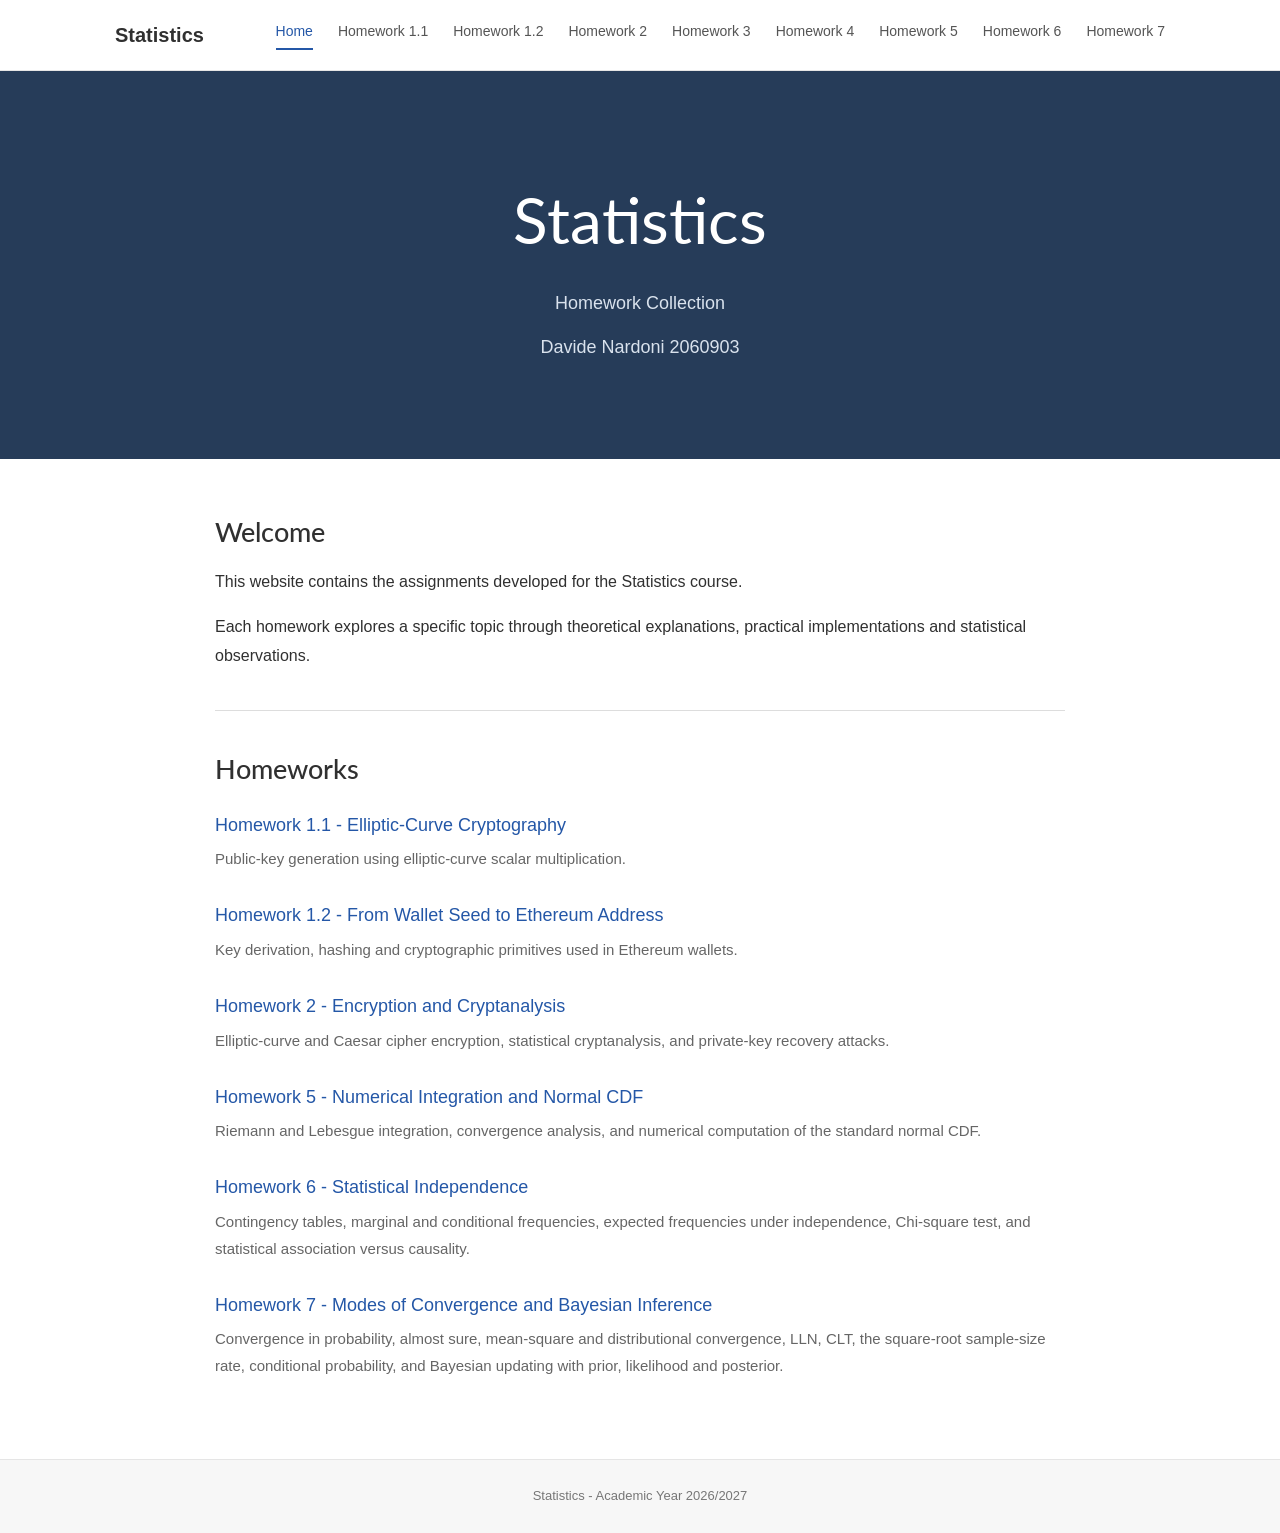
<file: index.html>
<!DOCTYPE html>

<html lang="en">
<head>
<meta charset="utf-8"/>
<meta content="width=device-width, initial-scale=1.0" name="viewport"/>
<title>Statistics - Home</title>

<link href="assets/style.css" rel="stylesheet"/></head>
<body class="page-index">
<header>
<nav>
<a class="logo" href="index.html">Statistics</a>
<div class="nav-links">
<a aria-current="page" class="active" href="index.html">Home</a>
<a href="homework-1.html">Homework 1.1</a>
<a href="homework-2.html">Homework 1.2</a>
<a href="homework-2true.html">Homework 2</a>
<a href="homework-3.html">Homework 3</a>
<a href="homework-4.html">Homework 4</a>
<a href="homework-5.html">Homework 5</a>
<a href="homework-6.html">Homework 6</a>
<a href="homework-7.html">Homework 7</a>
</div>
</nav>
</header>
<section class="hero">
<h1>Statistics</h1>
<p>Homework Collection</p>
<p>Davide Nardoni 2060903</p>
</section>
<main>
<section>
<h2>Welcome</h2>
<p>This website contains the assignments developed for the Statistics course.</p>
<p>Each homework explores a specific topic through theoretical explanations, practical implementations and statistical observations.</p>
</section>
<hr/>
<section>
<h2>Homeworks</h2>
<div class="homework-list">
<div class="homework">
<a href="homework-1.html">Homework 1.1 - Elliptic-Curve Cryptography</a>
<p>Public-key generation using elliptic-curve scalar multiplication.</p>
</div>
<div class="homework">
<a href="homework-2.html">Homework 1.2 - From Wallet Seed to Ethereum Address</a>
<p>Key derivation, hashing and cryptographic primitives used in Ethereum wallets.</p>
</div>
<div class="homework">
<a href="homework-2true.html">Homework 2 - Encryption and Cryptanalysis</a>
<p>Elliptic-curve and Caesar cipher encryption, statistical cryptanalysis, and private-key recovery attacks.</p>
</div>
<div class="homework">
<a href="homework-5.html">Homework 5 - Numerical Integration and Normal CDF</a>
<p>Riemann and Lebesgue integration, convergence analysis, and numerical computation of the standard normal CDF.</p>
</div>
<div class="homework">
<a href="homework-6.html">Homework 6 - Statistical Independence</a>
<p>Contingency tables, marginal and conditional frequencies, expected frequencies under independence, Chi-square test, and statistical association versus causality.</p>
</div>
<div class="homework">
<a href="homework-7.html">Homework 7 - Modes of Convergence and Bayesian Inference</a>
<p>Convergence in probability, almost sure, mean-square and distributional convergence, LLN, CLT, the square-root sample-size rate, conditional probability, and Bayesian updating with prior, likelihood and posterior.</p>
</div>
</section>
</main>
<footer>Statistics - Academic Year 2026/2027</footer>
</body>
</html>
</file>
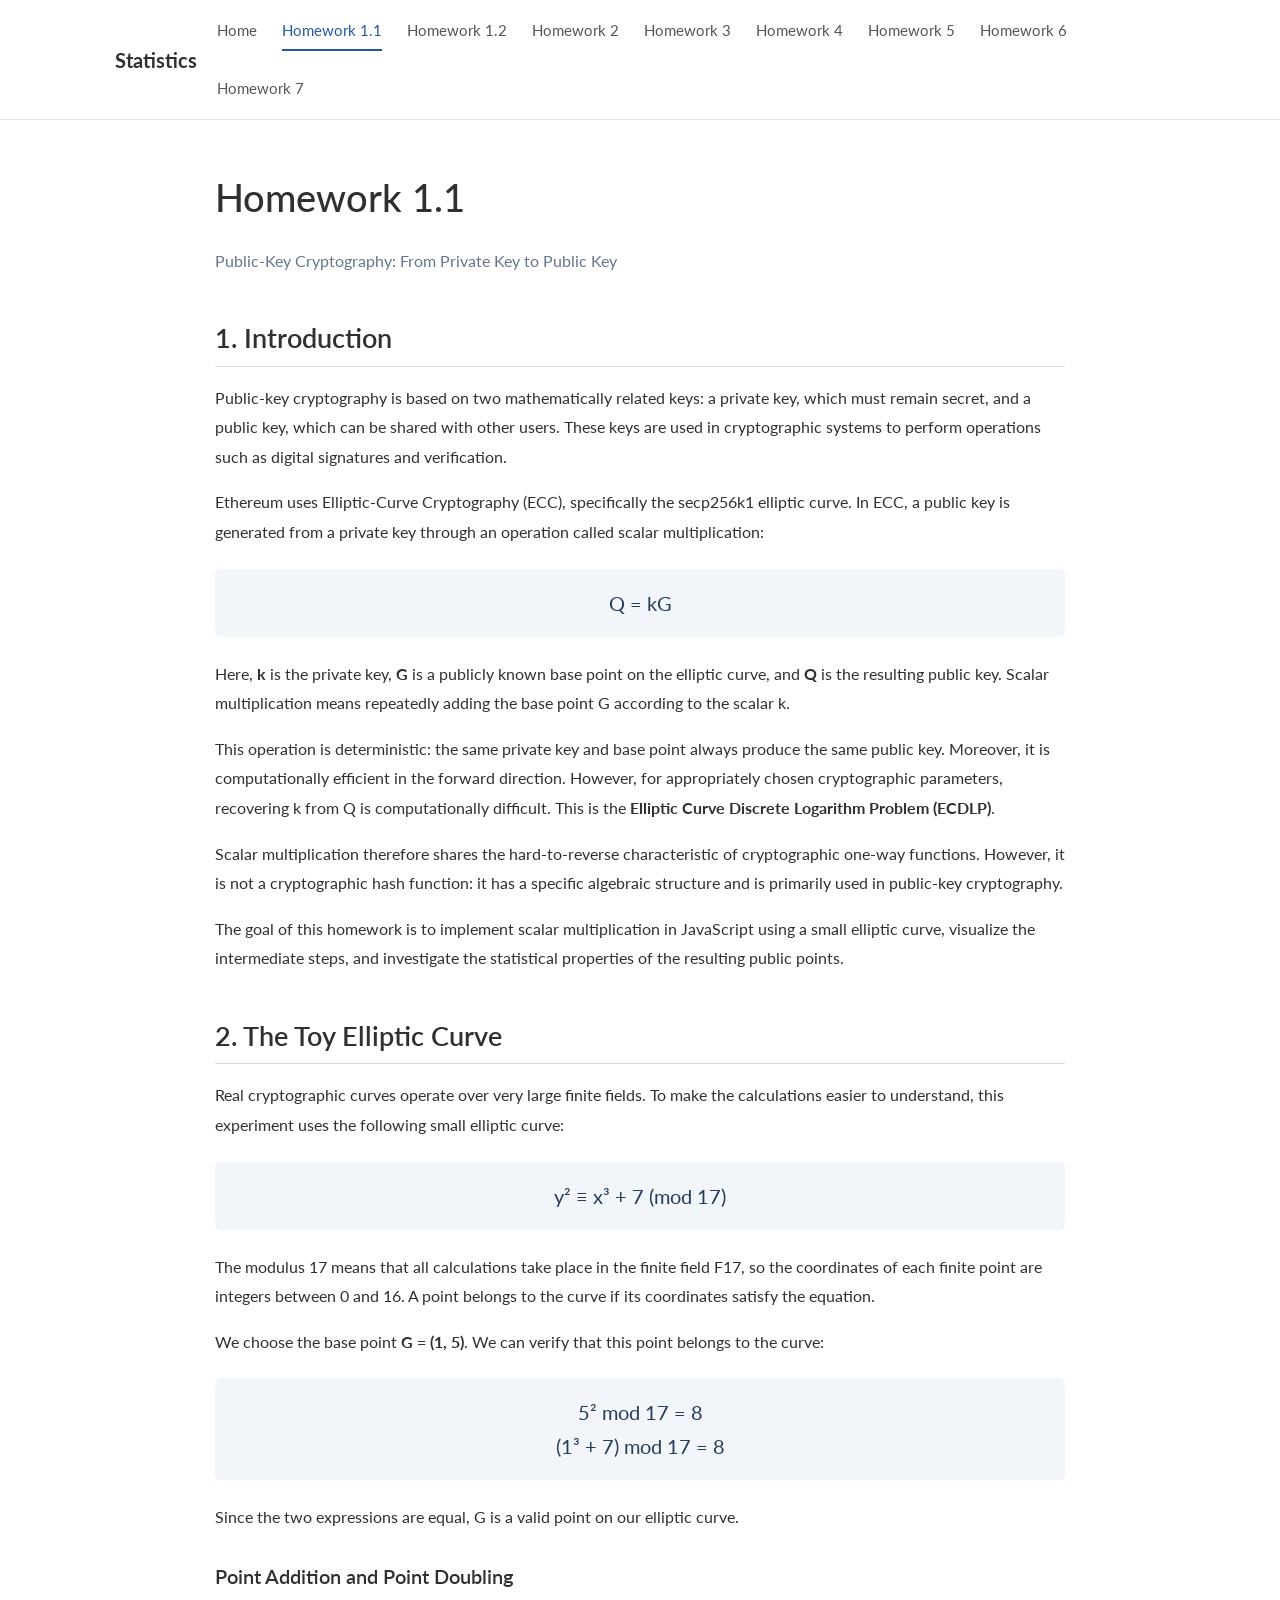
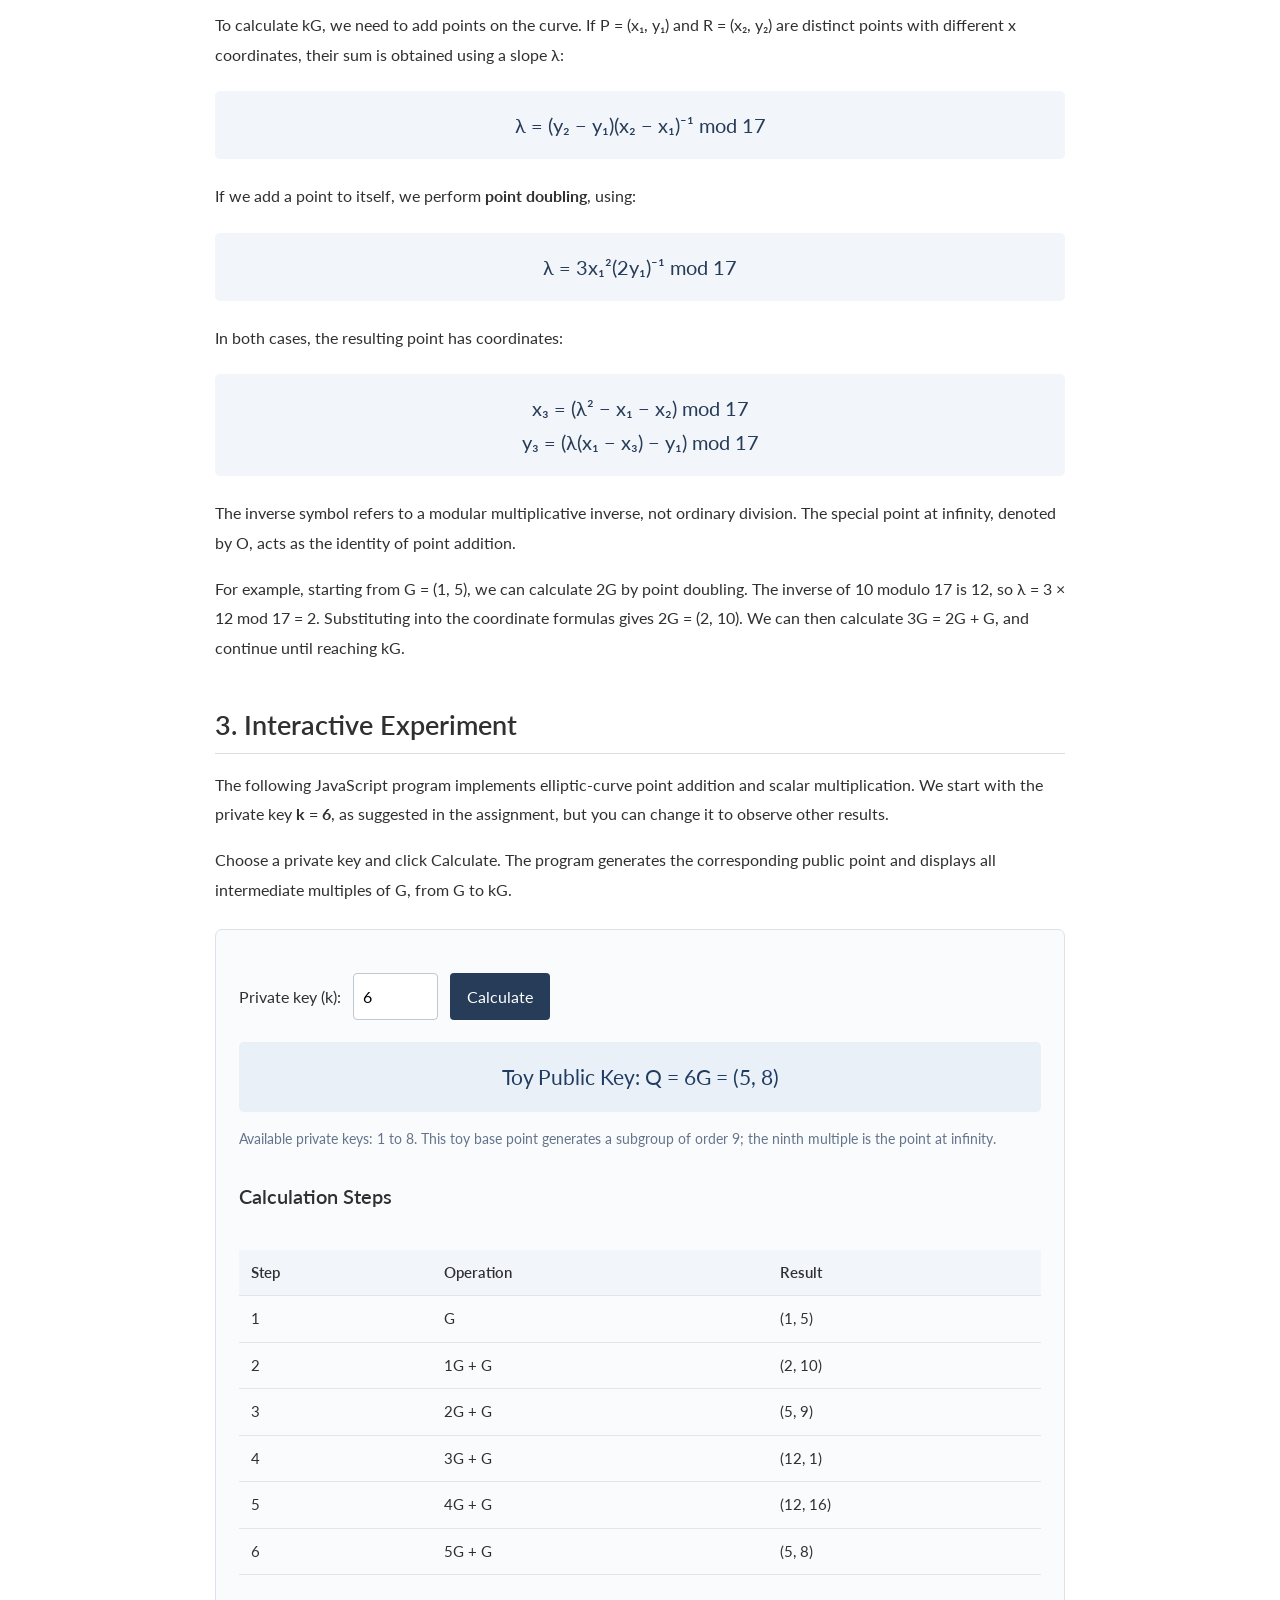
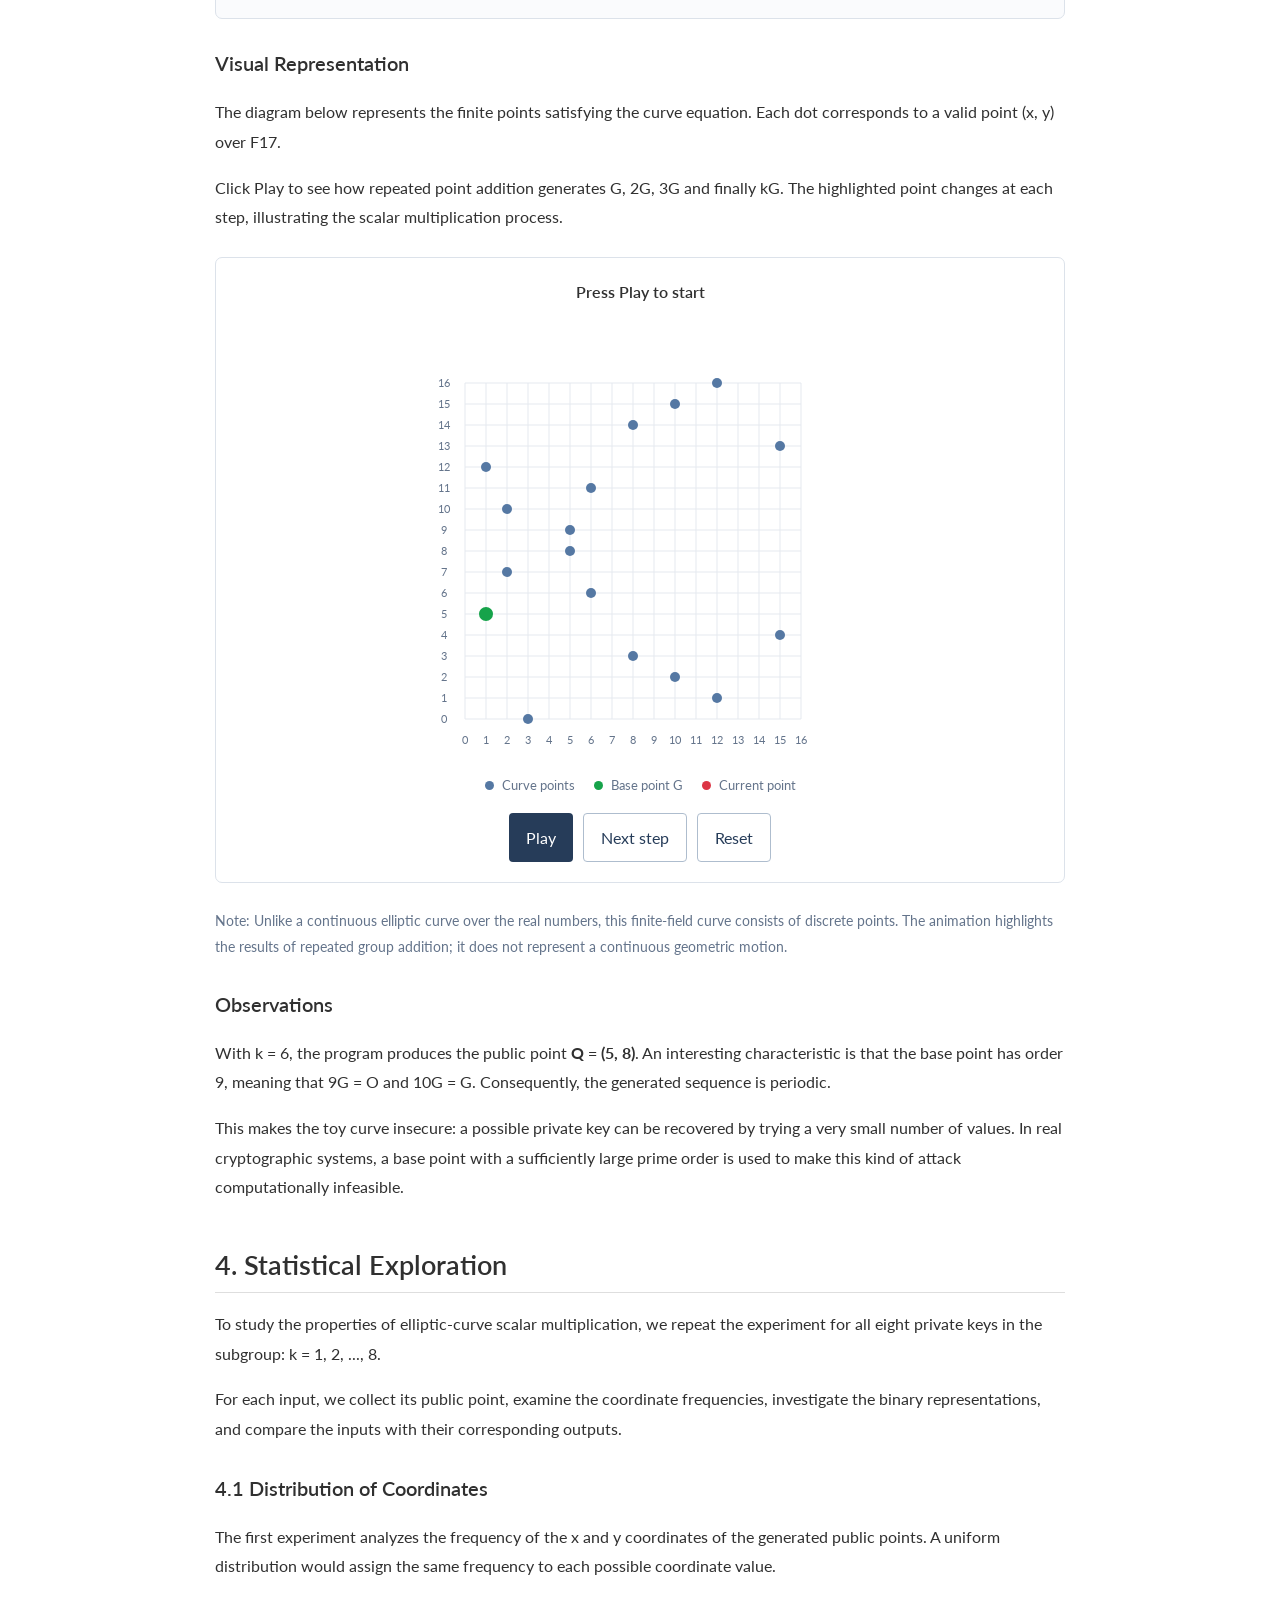
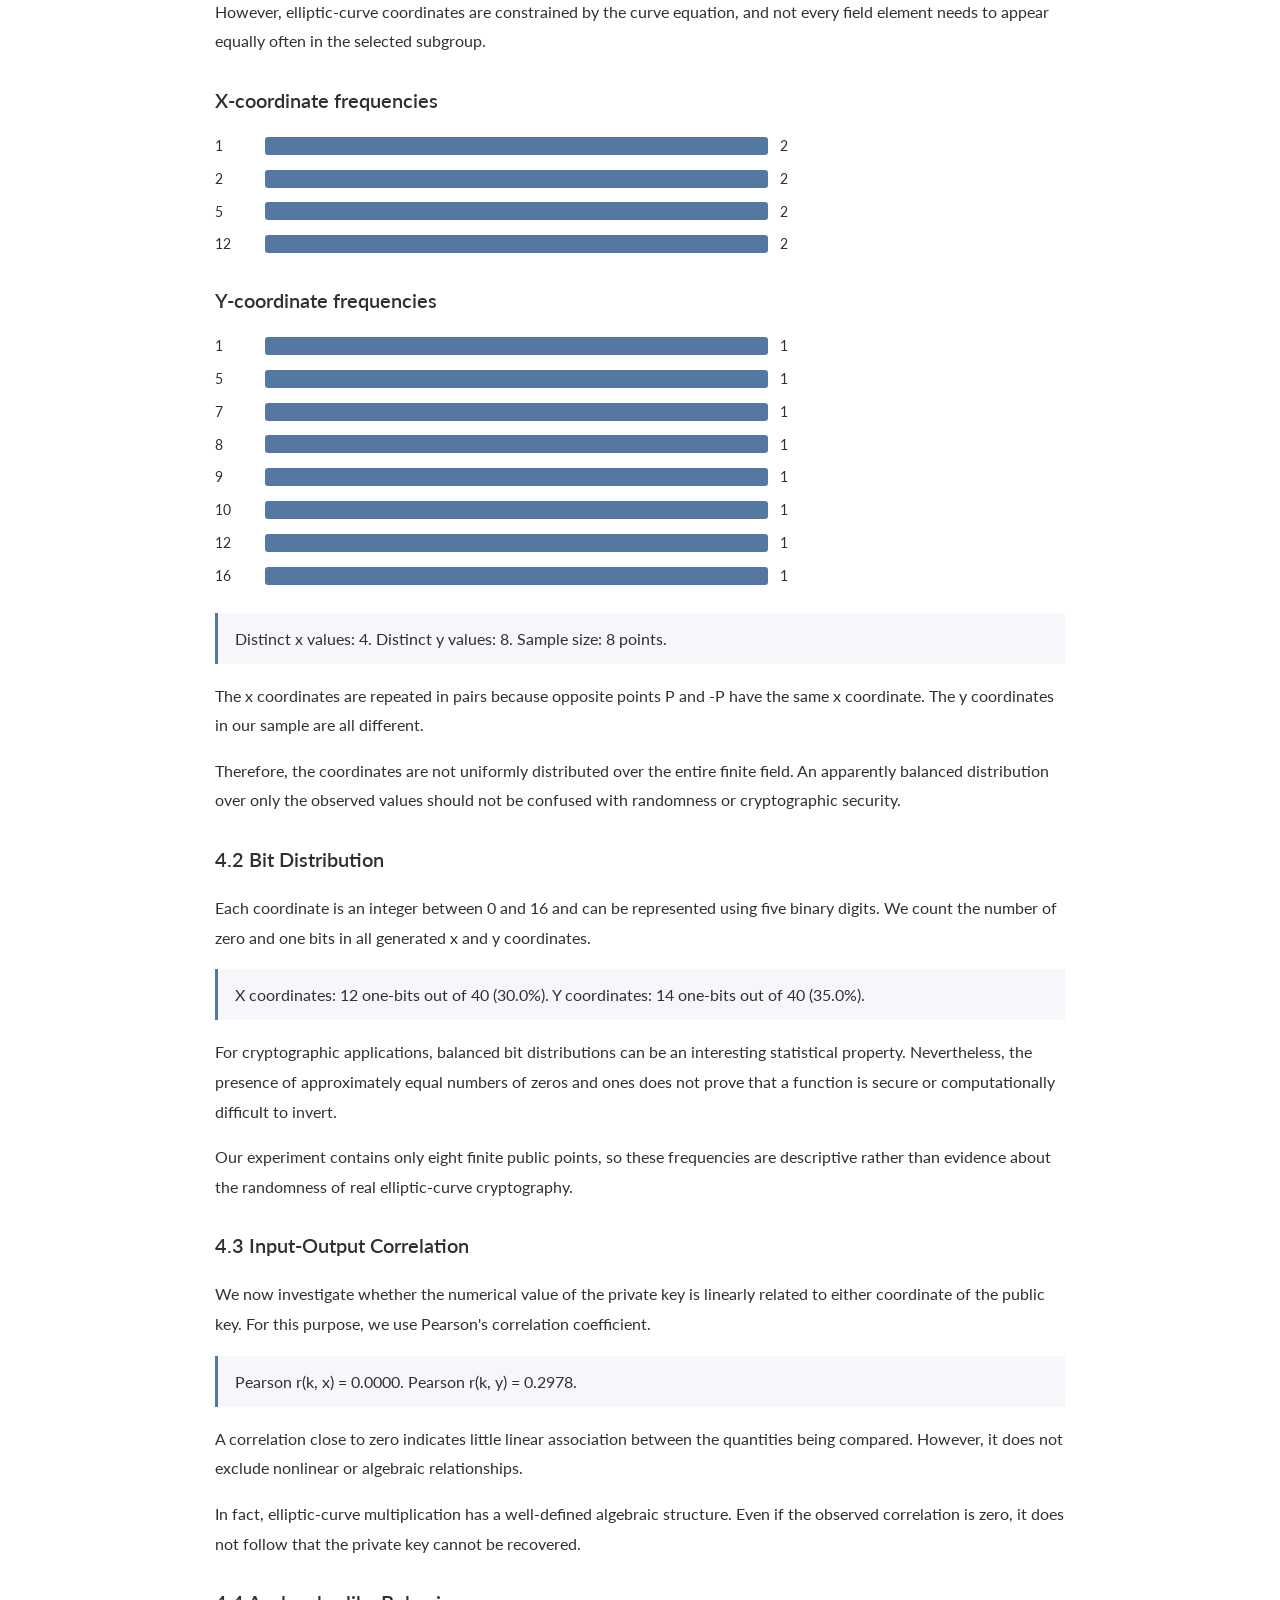
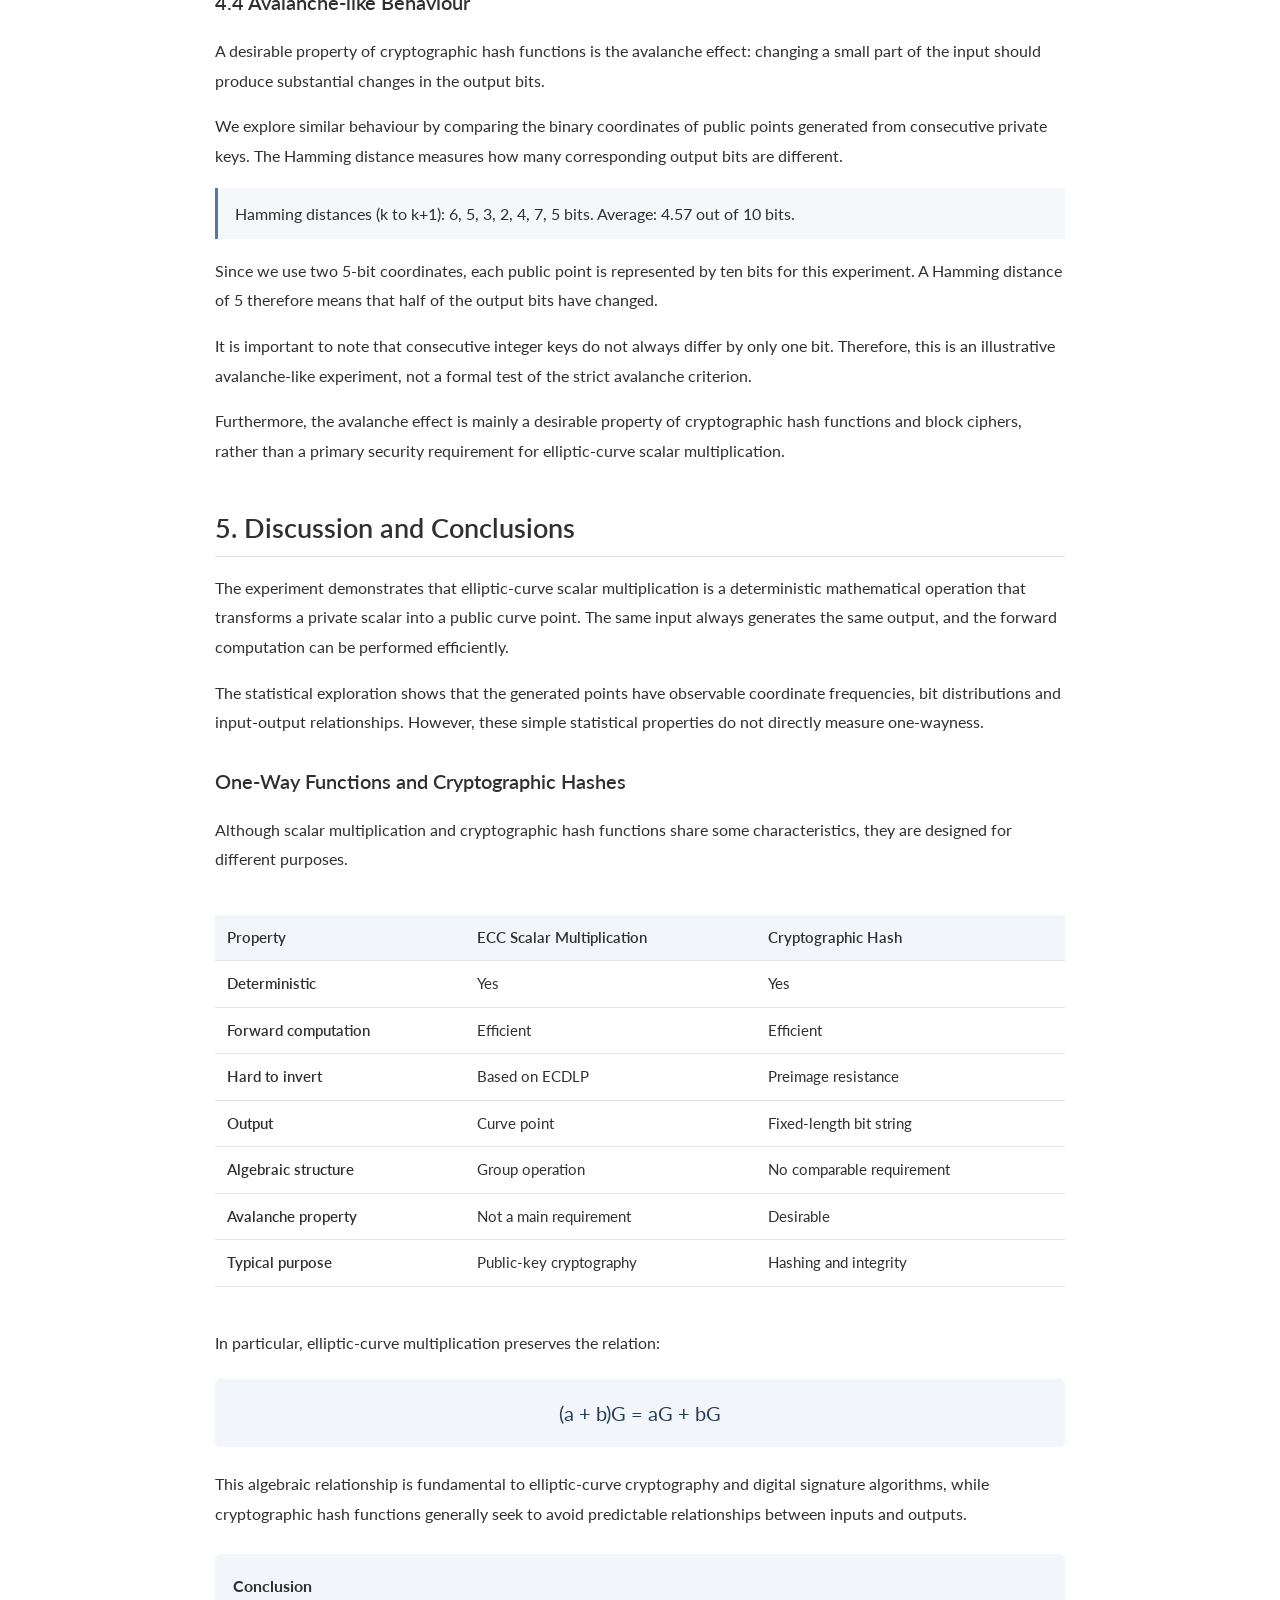
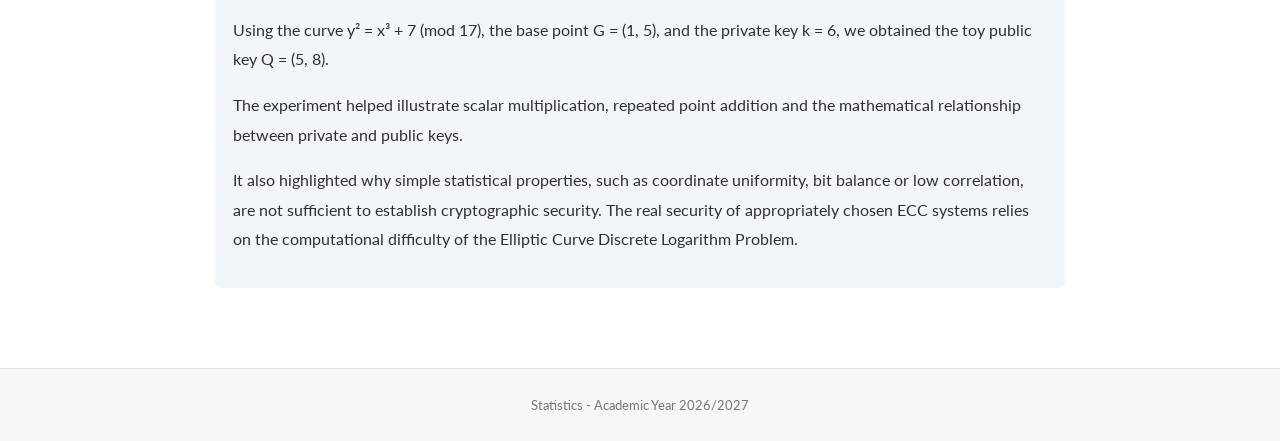
<file: homework-1.html>
<!DOCTYPE html>

<html lang="en">
<head>
<meta charset="utf-8"/>
<meta content="width=device-width, initial-scale=1.0" name="viewport"/>
<title>Homework 1 - Statistics</title>
<link href="assets/style.css" rel="stylesheet"/>

</head>
<body class="page-homework-1">
<header>
<nav>
<a class="logo" href="index.html">Statistics</a>
<div class="nav-links">
<a href="index.html">Home</a>
<a class="active" href="homework-1.html">Homework 1.1</a>
<a href="homework-2.html">Homework 1.2</a>
<a href="homework-2true.html">Homework 2</a>
<a href="homework-3.html">Homework 3</a>
<a href="homework-4.html">Homework 4</a>
<a href="homework-5.html">Homework 5</a>
<a href="homework-6.html">Homework 6</a>
<a href="homework-7.html">Homework 7</a>
</div>
</nav>
</header>
<main class="hw-main">
<h1>Homework 1.1</h1>
<p class="hw-subtitle">
  Public-Key Cryptography: From Private Key to Public Key
</p>
<!-- 1. INTRODUCTION -->
<h2>1. Introduction</h2>
<p>
Public-key cryptography is based on two mathematically
related keys: a private key, which must remain secret,
and a public key, which can be shared with other users.
These keys are used in cryptographic systems to perform
operations such as digital signatures and verification.
</p>
<p>
Ethereum uses Elliptic-Curve Cryptography (ECC),
specifically the secp256k1 elliptic curve.
In ECC, a public key is generated from a private key
through an operation called scalar multiplication:
</p>
<div class="hw-formula">Q = kG</div>
<p>
Here, <strong>k</strong> is the private key,
<strong>G</strong> is a publicly known base point
on the elliptic curve, and <strong>Q</strong> is
the resulting public key.
Scalar multiplication means repeatedly adding
the base point G according to the scalar k.
</p>
<p>
This operation is deterministic: the same private key
and base point always produce the same public key.
Moreover, it is computationally efficient in the
forward direction. However, for appropriately chosen
cryptographic parameters, recovering k from Q is
computationally difficult. This is the
<strong>Elliptic Curve Discrete Logarithm Problem
(ECDLP)</strong>.
</p>
<p>
Scalar multiplication therefore shares the
hard-to-reverse characteristic of cryptographic
one-way functions. However, it is not a
cryptographic hash function: it has a specific
algebraic structure and is primarily used in
public-key cryptography.
</p>
<p>
The goal of this homework is to implement scalar
multiplication in JavaScript using a small
elliptic curve, visualize the intermediate steps,
and investigate the statistical properties
of the resulting public points.
</p>
<!-- 2. MATHEMATICAL BACKGROUND -->
<h2>2. The Toy Elliptic Curve</h2>
<p>
Real cryptographic curves operate over very large
finite fields. To make the calculations easier to
understand, this experiment uses the following
small elliptic curve:
</p>
<div class="hw-formula">y² ≡ x³ + 7 (mod 17)</div>
<p>
The modulus 17 means that all calculations take
place in the finite field F17, so the coordinates
of each finite point are integers between 0 and 16.
A point belongs to the curve if its coordinates
satisfy the equation.
</p>
<p>
We choose the base point <strong>G = (1, 5)</strong>.
We can verify that this point belongs to the curve:
</p>
<div class="hw-formula">
  5² mod 17 = 8
  <br/>
  (1³ + 7) mod 17 = 8
</div>
<p>
Since the two expressions are equal, G is a valid
point on our elliptic curve.
</p>
<h3>Point Addition and Point Doubling</h3>
<p>
To calculate kG, we need to add points on the curve.
If P = (x₁, y₁) and R = (x₂, y₂) are distinct
points with different x coordinates, their sum
is obtained using a slope λ:
</p>
<div class="hw-formula">
  λ = (y₂ − y₁)(x₂ − x₁)⁻¹ mod 17
</div>
<p>
If we add a point to itself, we perform
<strong>point doubling</strong>, using:
</p>
<div class="hw-formula">
  λ = 3x₁²(2y₁)⁻¹ mod 17
</div>
<p>
In both cases, the resulting point has coordinates:
</p>
<div class="hw-formula">
  x₃ = (λ² − x₁ − x₂) mod 17
  <br/>
  y₃ = (λ(x₁ − x₃) − y₁) mod 17
</div>
<p>
The inverse symbol refers to a modular
multiplicative inverse, not ordinary division.
The special point at infinity, denoted by O,
acts as the identity of point addition.
</p>
<p>
For example, starting from G = (1, 5),
we can calculate 2G by point doubling.
The inverse of 10 modulo 17 is 12,
so λ = 3 × 12 mod 17 = 2.
Substituting into the coordinate formulas gives
2G = (2, 10).
We can then calculate 3G = 2G + G,
and continue until reaching kG.
</p>
<!-- 3. EXPERIMENT -->
<h2>3. Interactive Experiment</h2>
<p>
The following JavaScript program implements
elliptic-curve point addition and scalar
multiplication. We start with the private key
<strong>k = 6</strong>, as suggested in the assignment,
but you can change it to observe other results.
</p>
<p>
Choose a private key and click Calculate.
The program generates the corresponding public
point and displays all intermediate multiples
of G, from G to kG.
</p>
<div class="hw-experiment">
<div class="hw-controls">
<label for="privateKey">Private key (k):</label>
<input id="privateKey" max="8" min="1" step="1" type="number" value="6"/>
<button class="hw-button" id="calculateButton">
      Calculate
    </button>
</div>
<div class="hw-result" id="publicKeyResult"></div>
<p class="hw-small">
    Available private keys: 1 to 8.
    This toy base point generates a subgroup of
    order 9; the ninth multiple is the point
    at infinity.
  </p>
<h3>Calculation Steps</h3>
<div class="hw-table-wrap">
<table class="hw-table">
<thead>
<tr>
<th>Step</th>
<th>Operation</th>
<th>Result</th>
</tr>
</thead>
<tbody id="stepsTable"></tbody>
</table>
</div>
</div>
<h3>Visual Representation</h3>
<p>
The diagram below represents the finite points
satisfying the curve equation. Each dot corresponds
to a valid point (x, y) over F17.
</p>
<p>
Click Play to see how repeated point addition
generates G, 2G, 3G and finally kG.
The highlighted point changes at each step,
illustrating the scalar multiplication process.
</p>
<div class="hw-animation">
<div class="hw-animation-info" id="animationInfo"></div>
<svg aria-label="Points of the elliptic curve over F17" id="curveSVG" role="img" viewbox="0 0 440 440">
</svg>
<div class="hw-legend">
<span>
<i class="hw-dot hw-legend-blue"></i>
      Curve points
    </span>
<span>
<i class="hw-dot hw-legend-green"></i>
      Base point G
    </span>
<span>
<i class="hw-dot hw-legend-red"></i>
      Current point
    </span>
</div>
<div class="hw-animation-controls">
<button class="hw-button" id="playButton">Play</button>
<button class="hw-button hw-secondary" id="nextButton">Next step</button>
<button class="hw-button hw-secondary" id="resetButton">Reset</button>
</div>
</div>
<p class="hw-small">
Note: Unlike a continuous elliptic curve over
the real numbers, this finite-field curve consists
of discrete points. The animation highlights
the results of repeated group addition; it does
not represent a continuous geometric motion.
</p>
<h3>Observations</h3>
<p>
With k = 6, the program produces the public point
<strong>Q = (5, 8)</strong>.
An interesting characteristic is that the base point
has order 9, meaning that 9G = O and 10G = G.
Consequently, the generated sequence is periodic.
</p>
<p>
This makes the toy curve insecure: a possible
private key can be recovered by trying a very
small number of values. In real cryptographic
systems, a base point with a sufficiently large
prime order is used to make this kind of attack
computationally infeasible.
</p>
<!-- 4. STATISTICAL EXPLORATION -->
<h2>4. Statistical Exploration</h2>
<p>
To study the properties of elliptic-curve scalar
multiplication, we repeat the experiment for
all eight private keys in the subgroup:
k = 1, 2, ..., 8.
</p>
<p>
For each input, we collect its public point,
examine the coordinate frequencies, investigate
the binary representations, and compare the
inputs with their corresponding outputs.
</p>
<h3>4.1 Distribution of Coordinates</h3>
<p>
The first experiment analyzes the frequency
of the x and y coordinates of the generated
public points.
A uniform distribution would assign the same
frequency to each possible coordinate value.
</p>
<p>
However, elliptic-curve coordinates are
constrained by the curve equation, and not
every field element needs to appear equally
often in the selected subgroup.
</p>
<h3>X-coordinate frequencies</h3>
<div class="hw-bars" id="xChart"></div>
<h3>Y-coordinate frequencies</h3>
<div class="hw-bars" id="yChart"></div>
<div class="hw-stat-box" id="coordinateSummary"></div>
<p>
The x coordinates are repeated in pairs because
opposite points P and -P have the same x
coordinate. The y coordinates in our sample are
all different.
</p>
<p>
Therefore, the coordinates are not uniformly
distributed over the entire finite field.
An apparently balanced distribution over only
the observed values should not be confused
with randomness or cryptographic security.
</p>
<h3>4.2 Bit Distribution</h3>
<p>
Each coordinate is an integer between 0 and 16
and can be represented using five binary digits.
We count the number of zero and one bits in
all generated x and y coordinates.
</p>
<div class="hw-stat-box" id="bitResults"></div>
<p>
For cryptographic applications, balanced bit
distributions can be an interesting statistical
property. Nevertheless, the presence of
approximately equal numbers of zeros and ones
does not prove that a function is secure
or computationally difficult to invert.
</p>
<p>
Our experiment contains only eight finite public
points, so these frequencies are descriptive
rather than evidence about the randomness
of real elliptic-curve cryptography.
</p>
<h3>4.3 Input-Output Correlation</h3>
<p>
We now investigate whether the numerical value
of the private key is linearly related to either
coordinate of the public key.
For this purpose, we use Pearson's
correlation coefficient.
</p>
<div class="hw-stat-box" id="correlationResults"></div>
<p>
A correlation close to zero indicates little
linear association between the quantities
being compared. However, it does not exclude
nonlinear or algebraic relationships.
</p>
<p>
In fact, elliptic-curve multiplication has a
well-defined algebraic structure. Even if the
observed correlation is zero, it does not
follow that the private key cannot be recovered.
</p>
<h3>4.4 Avalanche-like Behaviour</h3>
<p>
A desirable property of cryptographic hash
functions is the avalanche effect: changing
a small part of the input should produce
substantial changes in the output bits.
</p>
<p>
We explore similar behaviour by comparing
the binary coordinates of public points
generated from consecutive private keys.
The Hamming distance measures how many
corresponding output bits are different.
</p>
<div class="hw-stat-box" id="avalancheResults"></div>
<p>
Since we use two 5-bit coordinates, each
public point is represented by ten bits
for this experiment.
A Hamming distance of 5 therefore means
that half of the output bits have changed.
</p>
<p>
It is important to note that consecutive
integer keys do not always differ by only
one bit. Therefore, this is an illustrative
avalanche-like experiment, not a formal
test of the strict avalanche criterion.
</p>
<p>
Furthermore, the avalanche effect is mainly
a desirable property of cryptographic hash
functions and block ciphers, rather than a
primary security requirement for
elliptic-curve scalar multiplication.
</p>
<!-- 5. DISCUSSION -->
<h2>5. Discussion and Conclusions</h2>
<p>
The experiment demonstrates that elliptic-curve
scalar multiplication is a deterministic
mathematical operation that transforms a
private scalar into a public curve point.
The same input always generates the same
output, and the forward computation can
be performed efficiently.
</p>
<p>
The statistical exploration shows that the
generated points have observable coordinate
frequencies, bit distributions and
input-output relationships. However,
these simple statistical properties do
not directly measure one-wayness.
</p>
<h3>One-Way Functions and Cryptographic Hashes</h3>
<p>
Although scalar multiplication and cryptographic
hash functions share some characteristics,
they are designed for different purposes.
</p>
<div class="hw-table-wrap">
<table class="hw-table hw-comparison">
<thead>
<tr>
<th>Property</th>
<th>ECC Scalar Multiplication</th>
<th>Cryptographic Hash</th>
</tr>
</thead>
<tbody>
<tr>
<td>Deterministic</td>
<td>Yes</td>
<td>Yes</td>
</tr>
<tr>
<td>Forward computation</td>
<td>Efficient</td>
<td>Efficient</td>
</tr>
<tr>
<td>Hard to invert</td>
<td>Based on ECDLP</td>
<td>Preimage resistance</td>
</tr>
<tr>
<td>Output</td>
<td>Curve point</td>
<td>Fixed-length bit string</td>
</tr>
<tr>
<td>Algebraic structure</td>
<td>Group operation</td>
<td>No comparable requirement</td>
</tr>
<tr>
<td>Avalanche property</td>
<td>Not a main requirement</td>
<td>Desirable</td>
</tr>
<tr>
<td>Typical purpose</td>
<td>Public-key cryptography</td>
<td>Hashing and integrity</td>
</tr>
</tbody>
</table>
</div>
<p>
In particular, elliptic-curve multiplication
preserves the relation:
</p>
<div class="hw-formula">(a + b)G = aG + bG</div>
<p>
This algebraic relationship is fundamental
to elliptic-curve cryptography and digital
signature algorithms, while cryptographic
hash functions generally seek to avoid
predictable relationships between inputs
and outputs.
</p>
<div class="hw-conclusion">
<strong>Conclusion</strong>
<p>
  Using the curve y² = x³ + 7 (mod 17),
  the base point G = (1, 5), and the
  private key k = 6, we obtained the
  toy public key Q = (5, 8).
  </p>
<p>
  The experiment helped illustrate scalar
  multiplication, repeated point addition
  and the mathematical relationship between
  private and public keys.
  </p>
<p>
  It also highlighted why simple statistical
  properties, such as coordinate uniformity,
  bit balance or low correlation, are not
  sufficient to establish cryptographic
  security. The real security of appropriately
  chosen ECC systems relies on the computational
  difficulty of the Elliptic Curve Discrete
  Logarithm Problem.
  </p>
</div>
</main>
<footer>
  Statistics - Academic Year 2026/2027
</footer>
<script src="assets/js/homework-1.js"></script>
</body>
</html>
</file>
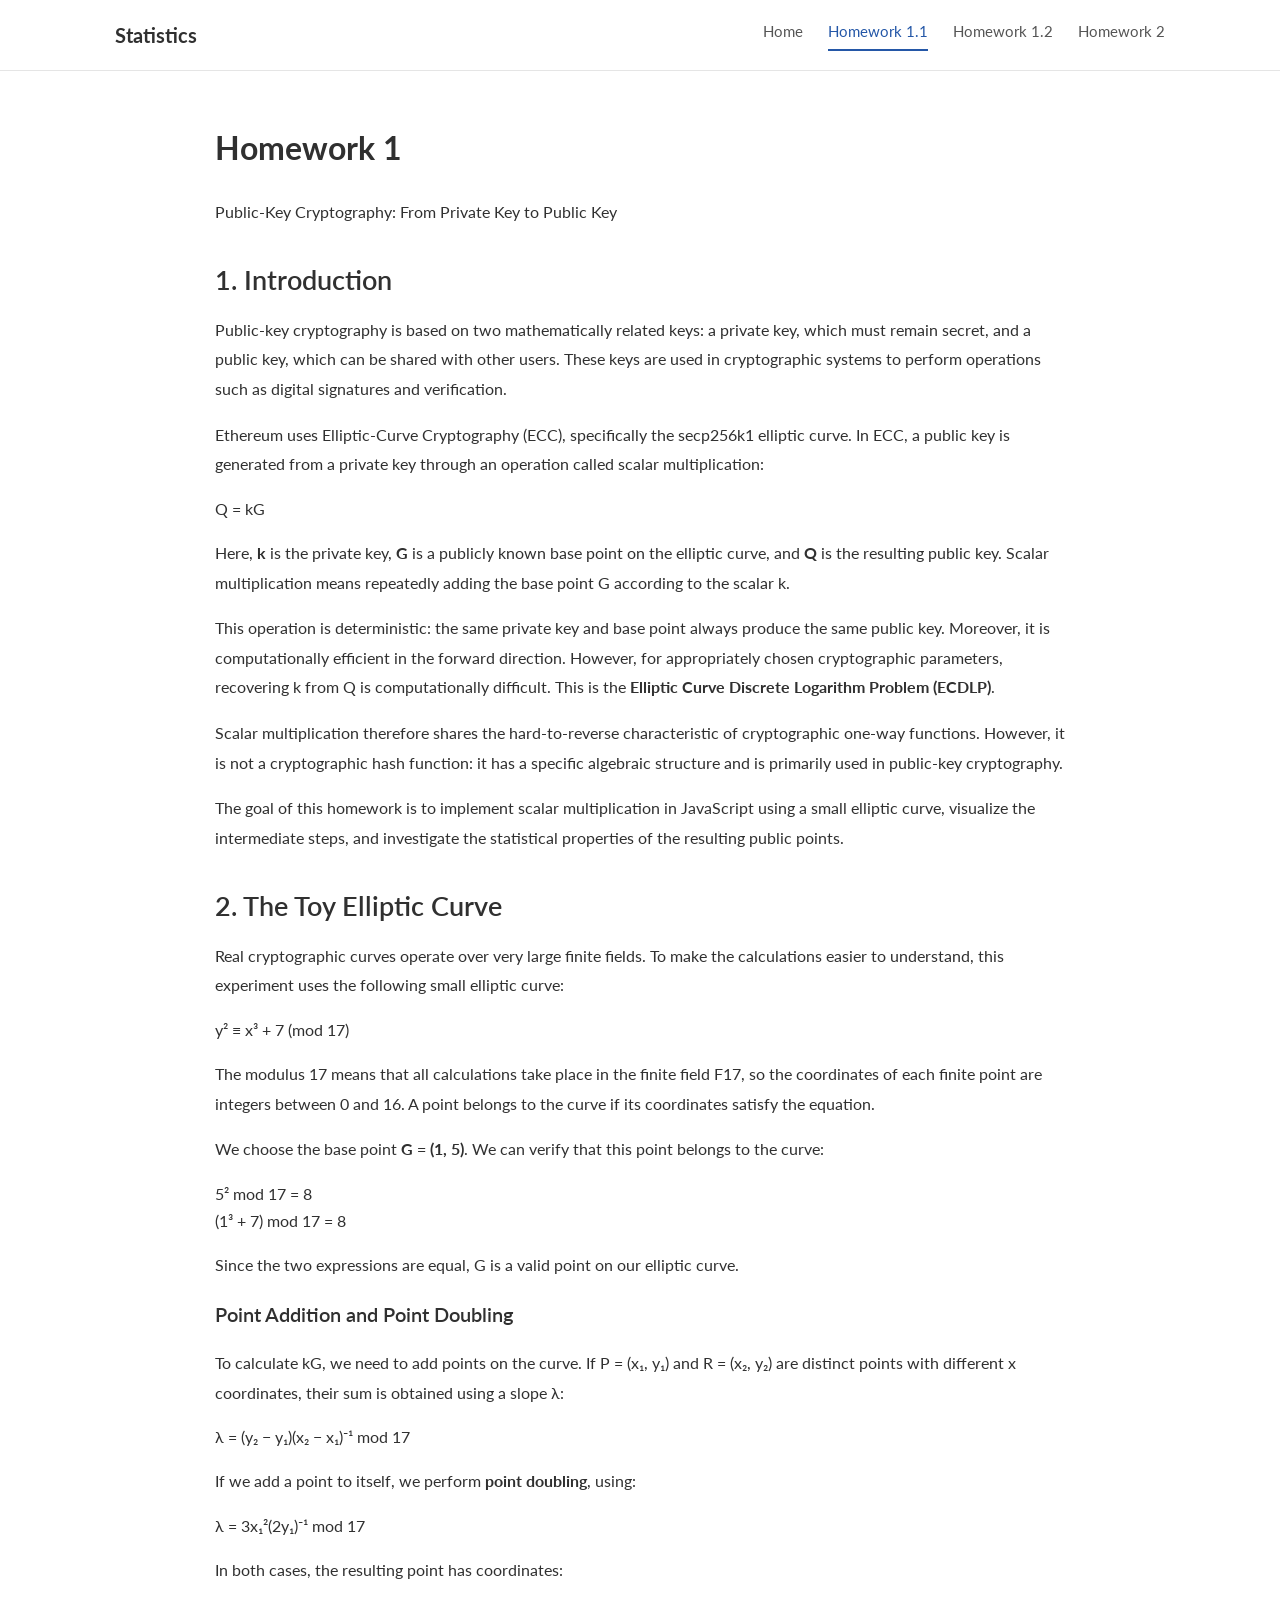
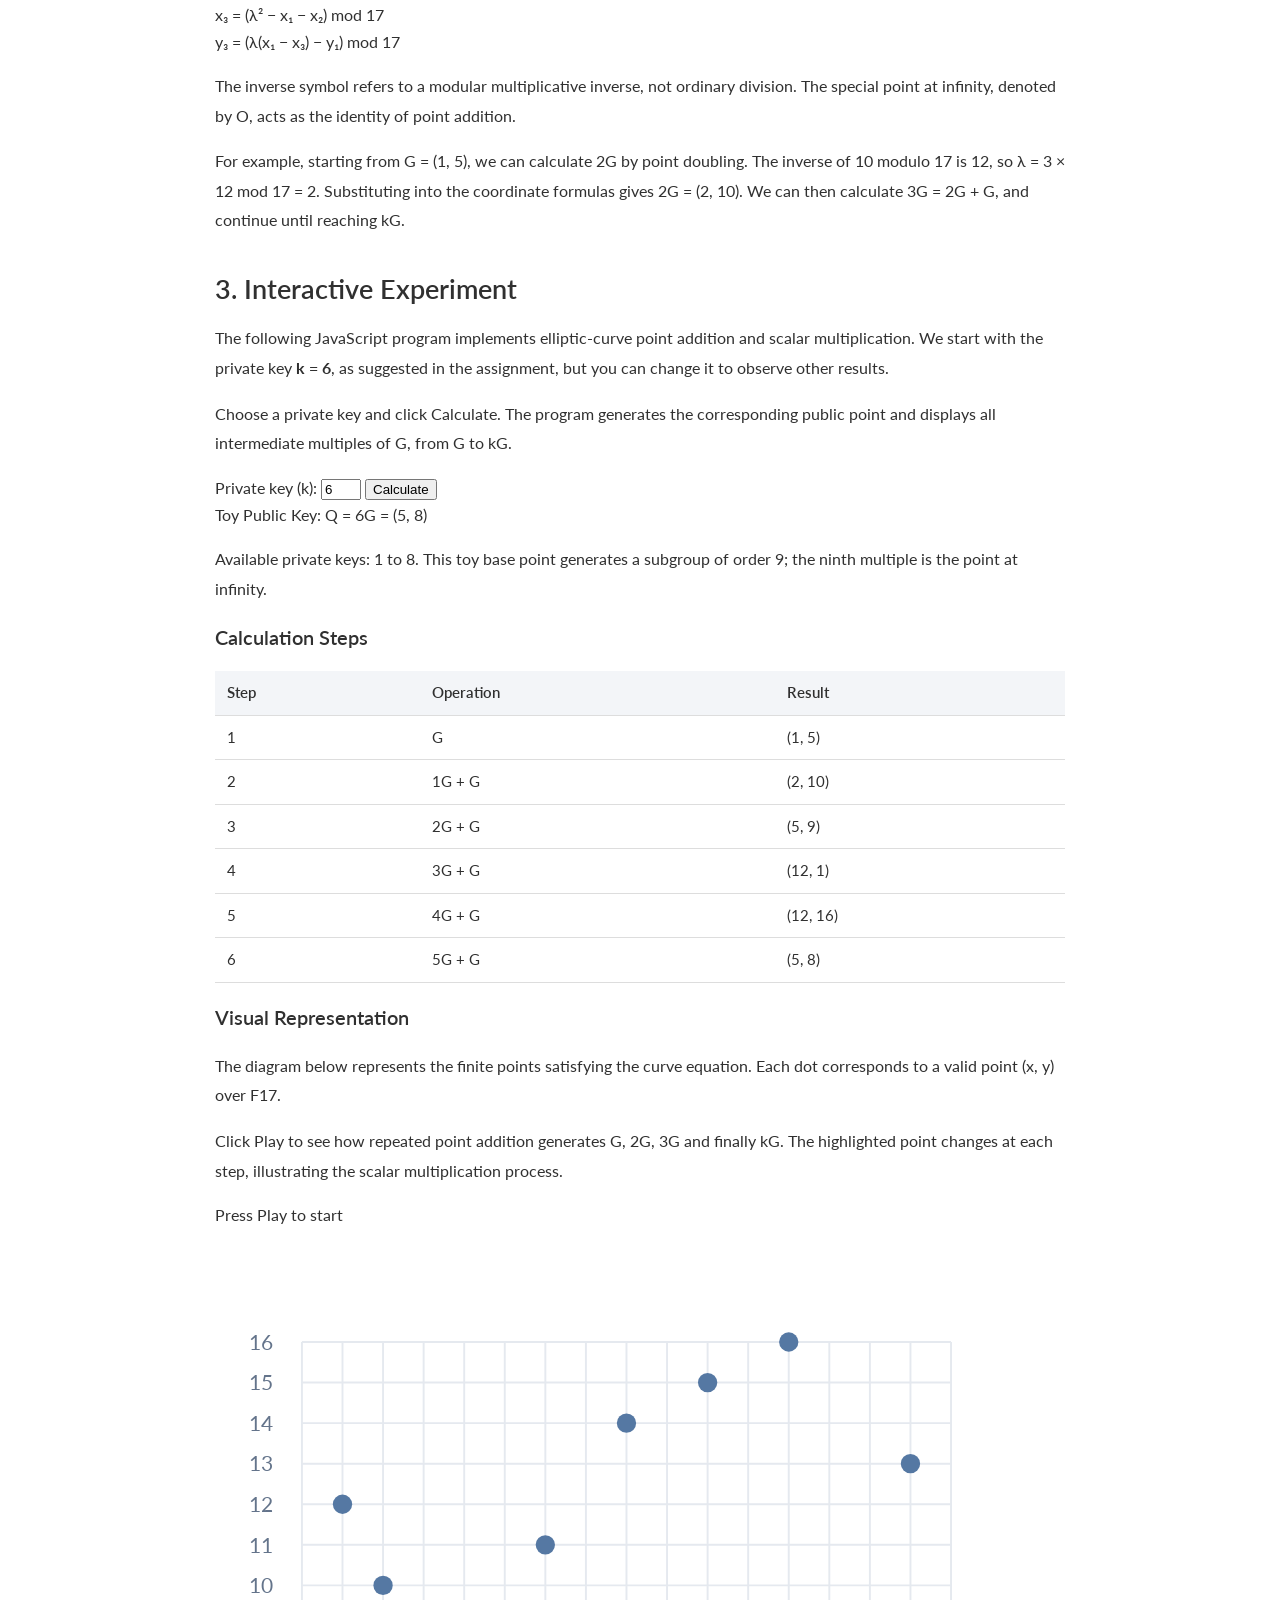
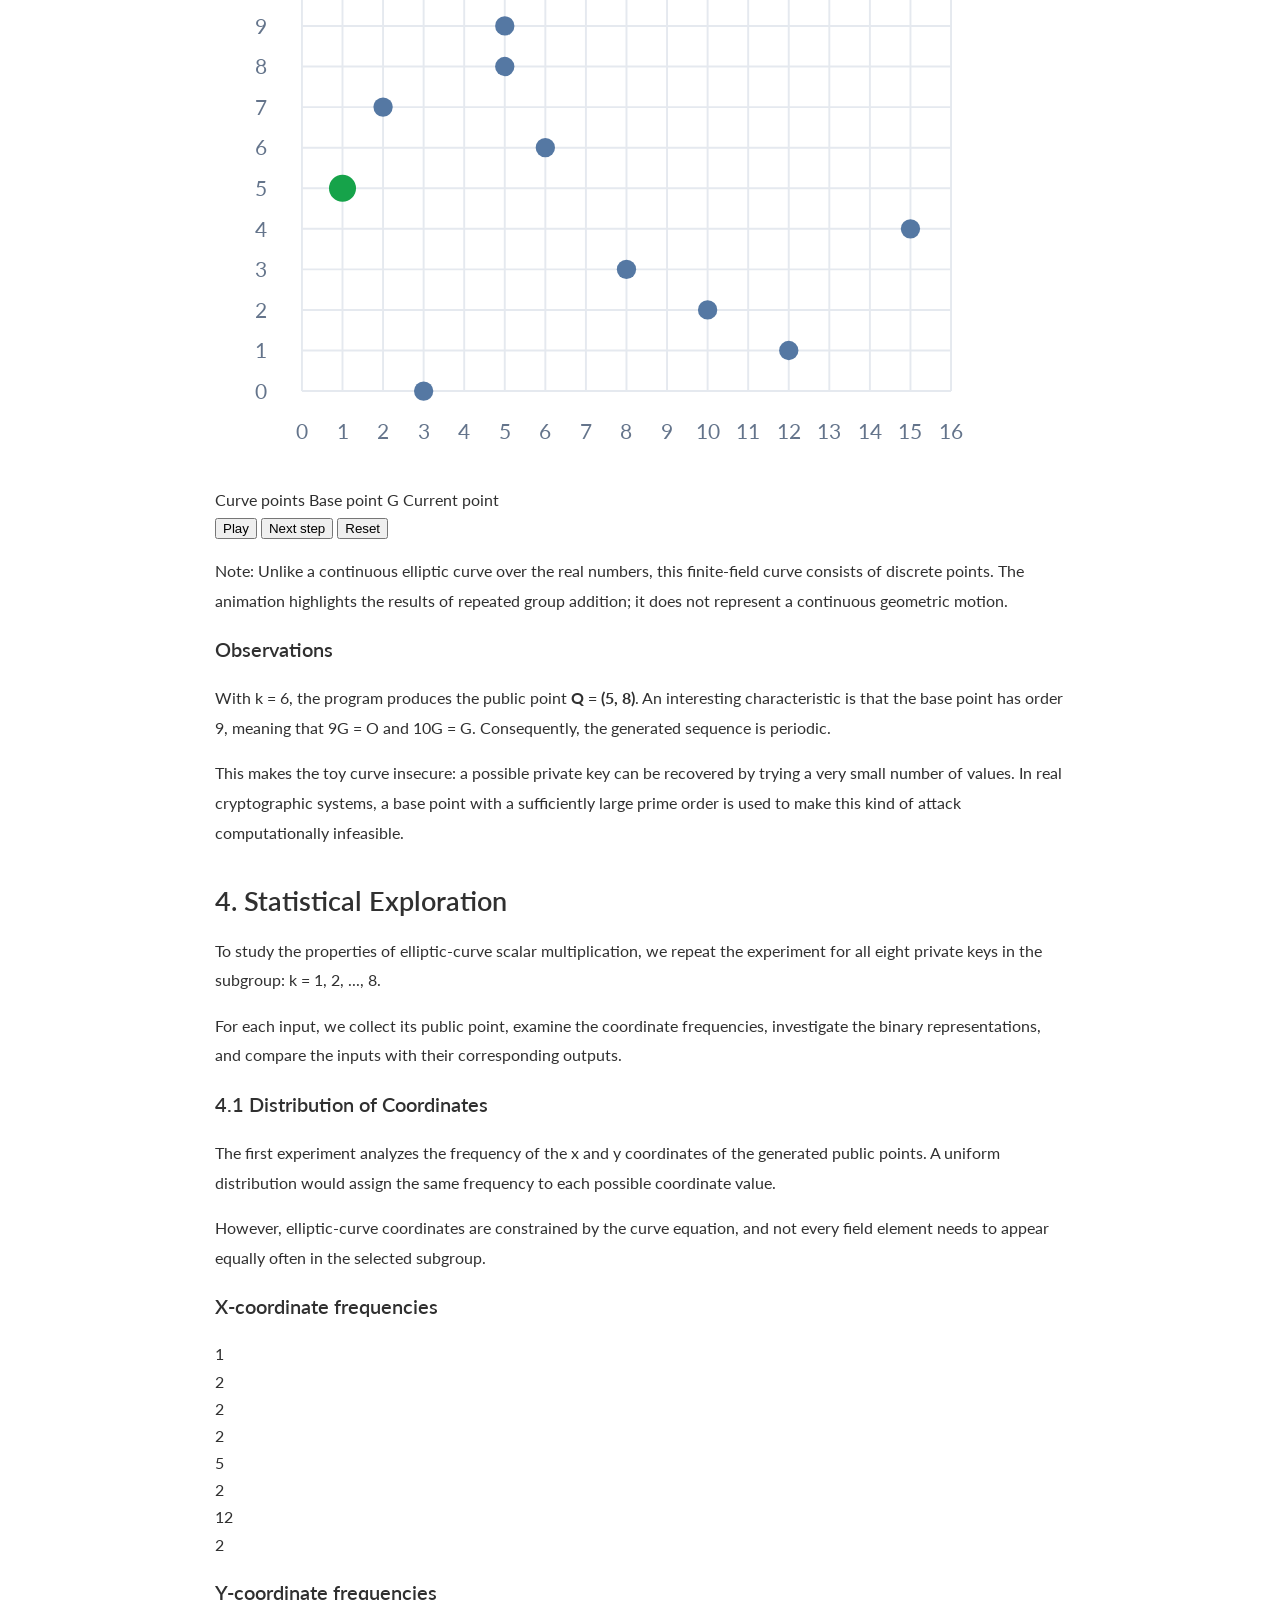
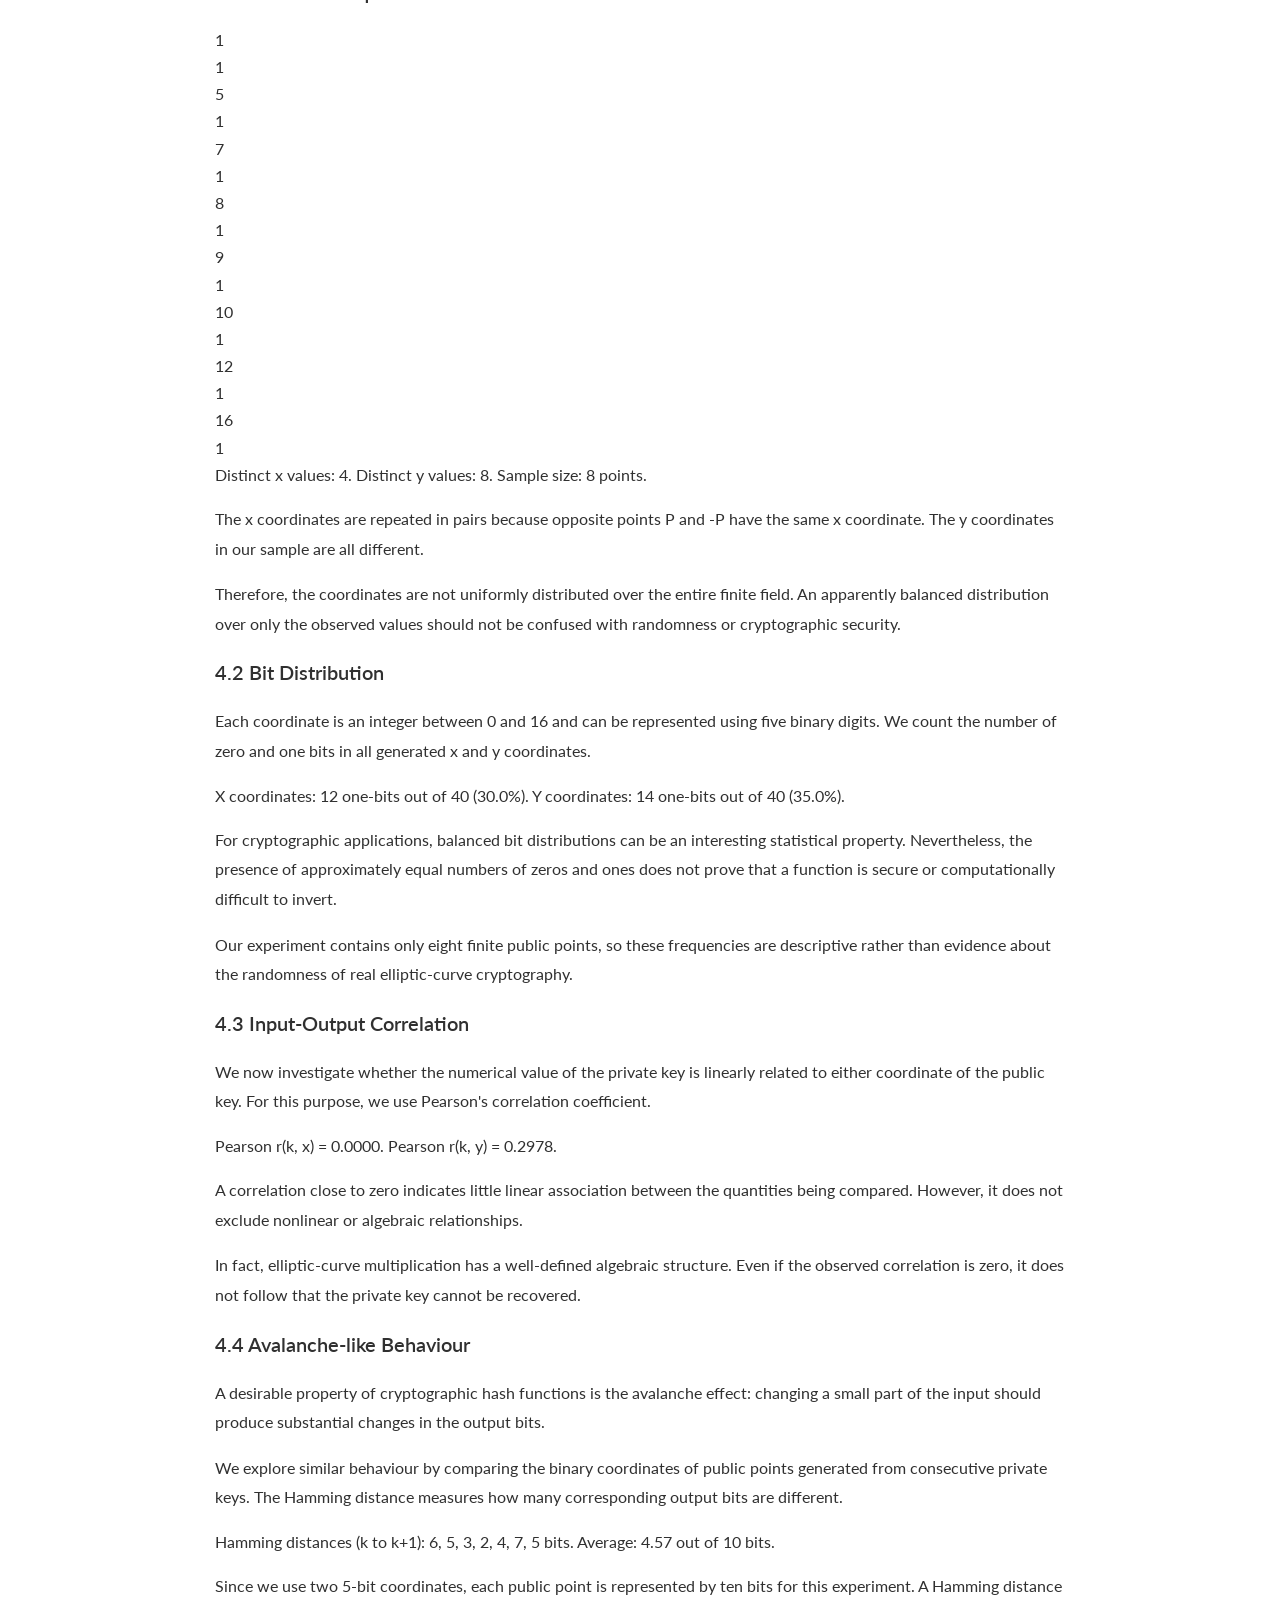
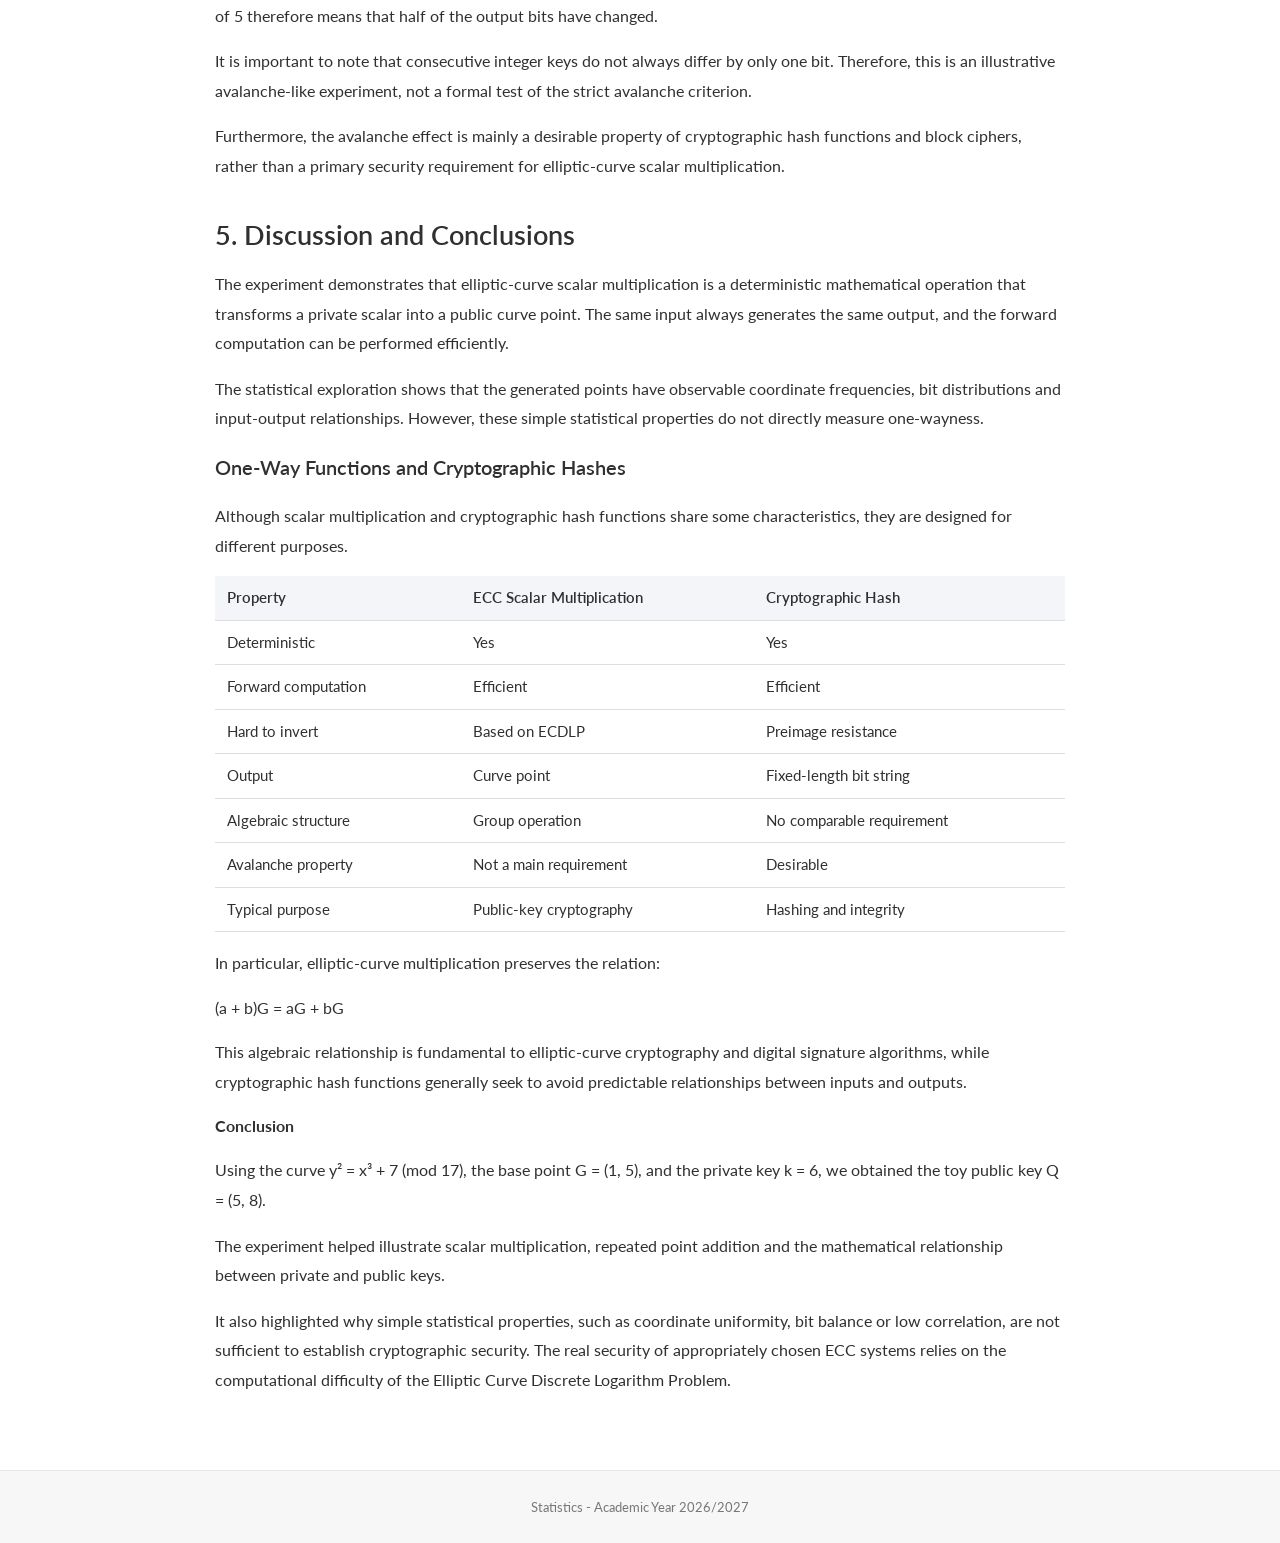
<file: homework-1_ex1.html>
<!DOCTYPE html>

<html lang="en">
<head>
<meta charset="utf-8"/>
<meta content="width=device-width, initial-scale=1.0" name="viewport"/>
<title>Homework 1 - Statistics</title>
<link href="assets/style.css" rel="stylesheet"/>

</head>
<body class="page-homework-1-ex1">
<header>
<nav>
<a class="logo" href="index.html">Statistics</a>
<div class="nav-links">
<a href="index.html">Home</a>
<a class="active" href="homework-1_ex1.html">Homework 1.1</a>
<a href="homework-1_ex2.html">Homework 1.2</a>
<a href="homework-2.html">Homework 2</a>
</div>
</nav>
</header>
<main class="hw-main">
<h1>Homework 1</h1>
<p class="hw-subtitle">
  Public-Key Cryptography: From Private Key to Public Key
</p>
<!-- 1. INTRODUCTION -->
<h2>1. Introduction</h2>
<p>
Public-key cryptography is based on two mathematically
related keys: a private key, which must remain secret,
and a public key, which can be shared with other users.
These keys are used in cryptographic systems to perform
operations such as digital signatures and verification.
</p>
<p>
Ethereum uses Elliptic-Curve Cryptography (ECC),
specifically the secp256k1 elliptic curve.
In ECC, a public key is generated from a private key
through an operation called scalar multiplication:
</p>
<div class="hw-formula">Q = kG</div>
<p>
Here, <strong>k</strong> is the private key,
<strong>G</strong> is a publicly known base point
on the elliptic curve, and <strong>Q</strong> is
the resulting public key.
Scalar multiplication means repeatedly adding
the base point G according to the scalar k.
</p>
<p>
This operation is deterministic: the same private key
and base point always produce the same public key.
Moreover, it is computationally efficient in the
forward direction. However, for appropriately chosen
cryptographic parameters, recovering k from Q is
computationally difficult. This is the
<strong>Elliptic Curve Discrete Logarithm Problem
(ECDLP)</strong>.
</p>
<p>
Scalar multiplication therefore shares the
hard-to-reverse characteristic of cryptographic
one-way functions. However, it is not a
cryptographic hash function: it has a specific
algebraic structure and is primarily used in
public-key cryptography.
</p>
<p>
The goal of this homework is to implement scalar
multiplication in JavaScript using a small
elliptic curve, visualize the intermediate steps,
and investigate the statistical properties
of the resulting public points.
</p>
<!-- 2. MATHEMATICAL BACKGROUND -->
<h2>2. The Toy Elliptic Curve</h2>
<p>
Real cryptographic curves operate over very large
finite fields. To make the calculations easier to
understand, this experiment uses the following
small elliptic curve:
</p>
<div class="hw-formula">y² ≡ x³ + 7 (mod 17)</div>
<p>
The modulus 17 means that all calculations take
place in the finite field F17, so the coordinates
of each finite point are integers between 0 and 16.
A point belongs to the curve if its coordinates
satisfy the equation.
</p>
<p>
We choose the base point <strong>G = (1, 5)</strong>.
We can verify that this point belongs to the curve:
</p>
<div class="hw-formula">
  5² mod 17 = 8
  <br/>
  (1³ + 7) mod 17 = 8
</div>
<p>
Since the two expressions are equal, G is a valid
point on our elliptic curve.
</p>
<h3>Point Addition and Point Doubling</h3>
<p>
To calculate kG, we need to add points on the curve.
If P = (x₁, y₁) and R = (x₂, y₂) are distinct
points with different x coordinates, their sum
is obtained using a slope λ:
</p>
<div class="hw-formula">
  λ = (y₂ − y₁)(x₂ − x₁)⁻¹ mod 17
</div>
<p>
If we add a point to itself, we perform
<strong>point doubling</strong>, using:
</p>
<div class="hw-formula">
  λ = 3x₁²(2y₁)⁻¹ mod 17
</div>
<p>
In both cases, the resulting point has coordinates:
</p>
<div class="hw-formula">
  x₃ = (λ² − x₁ − x₂) mod 17
  <br/>
  y₃ = (λ(x₁ − x₃) − y₁) mod 17
</div>
<p>
The inverse symbol refers to a modular
multiplicative inverse, not ordinary division.
The special point at infinity, denoted by O,
acts as the identity of point addition.
</p>
<p>
For example, starting from G = (1, 5),
we can calculate 2G by point doubling.
The inverse of 10 modulo 17 is 12,
so λ = 3 × 12 mod 17 = 2.
Substituting into the coordinate formulas gives
2G = (2, 10).
We can then calculate 3G = 2G + G,
and continue until reaching kG.
</p>
<!-- 3. EXPERIMENT -->
<h2>3. Interactive Experiment</h2>
<p>
The following JavaScript program implements
elliptic-curve point addition and scalar
multiplication. We start with the private key
<strong>k = 6</strong>, as suggested in the assignment,
but you can change it to observe other results.
</p>
<p>
Choose a private key and click Calculate.
The program generates the corresponding public
point and displays all intermediate multiples
of G, from G to kG.
</p>
<div class="hw-experiment">
<div class="hw-controls">
<label for="privateKey">Private key (k):</label>
<input id="privateKey" max="8" min="1" step="1" type="number" value="6"/>
<button class="hw-button" id="calculateButton">
      Calculate
    </button>
</div>
<div class="hw-result" id="publicKeyResult"></div>
<p class="hw-small">
    Available private keys: 1 to 8.
    This toy base point generates a subgroup of
    order 9; the ninth multiple is the point
    at infinity.
  </p>
<h3>Calculation Steps</h3>
<div class="hw-table-wrap">
<table class="hw-table">
<thead>
<tr>
<th>Step</th>
<th>Operation</th>
<th>Result</th>
</tr>
</thead>
<tbody id="stepsTable"></tbody>
</table>
</div>
</div>
<h3>Visual Representation</h3>
<p>
The diagram below represents the finite points
satisfying the curve equation. Each dot corresponds
to a valid point (x, y) over F17.
</p>
<p>
Click Play to see how repeated point addition
generates G, 2G, 3G and finally kG.
The highlighted point changes at each step,
illustrating the scalar multiplication process.
</p>
<div class="hw-animation">
<div class="hw-animation-info" id="animationInfo"></div>
<svg aria-label="Points of the elliptic curve over F17" id="curveSVG" role="img" viewbox="0 0 440 440">
</svg>
<div class="hw-legend">
<span>
<i class="hw-dot hw-legend-blue"></i>
      Curve points
    </span>
<span>
<i class="hw-dot hw-legend-green"></i>
      Base point G
    </span>
<span>
<i class="hw-dot hw-legend-red"></i>
      Current point
    </span>
</div>
<div class="hw-animation-controls">
<button class="hw-button" id="playButton">Play</button>
<button class="hw-button hw-secondary" id="nextButton">Next step</button>
<button class="hw-button hw-secondary" id="resetButton">Reset</button>
</div>
</div>
<p class="hw-small">
Note: Unlike a continuous elliptic curve over
the real numbers, this finite-field curve consists
of discrete points. The animation highlights
the results of repeated group addition; it does
not represent a continuous geometric motion.
</p>
<h3>Observations</h3>
<p>
With k = 6, the program produces the public point
<strong>Q = (5, 8)</strong>.
An interesting characteristic is that the base point
has order 9, meaning that 9G = O and 10G = G.
Consequently, the generated sequence is periodic.
</p>
<p>
This makes the toy curve insecure: a possible
private key can be recovered by trying a very
small number of values. In real cryptographic
systems, a base point with a sufficiently large
prime order is used to make this kind of attack
computationally infeasible.
</p>
<!-- 4. STATISTICAL EXPLORATION -->
<h2>4. Statistical Exploration</h2>
<p>
To study the properties of elliptic-curve scalar
multiplication, we repeat the experiment for
all eight private keys in the subgroup:
k = 1, 2, ..., 8.
</p>
<p>
For each input, we collect its public point,
examine the coordinate frequencies, investigate
the binary representations, and compare the
inputs with their corresponding outputs.
</p>
<h3>4.1 Distribution of Coordinates</h3>
<p>
The first experiment analyzes the frequency
of the x and y coordinates of the generated
public points.
A uniform distribution would assign the same
frequency to each possible coordinate value.
</p>
<p>
However, elliptic-curve coordinates are
constrained by the curve equation, and not
every field element needs to appear equally
often in the selected subgroup.
</p>
<h3>X-coordinate frequencies</h3>
<div class="hw-bars" id="xChart"></div>
<h3>Y-coordinate frequencies</h3>
<div class="hw-bars" id="yChart"></div>
<div class="hw-stat-box" id="coordinateSummary"></div>
<p>
The x coordinates are repeated in pairs because
opposite points P and -P have the same x
coordinate. The y coordinates in our sample are
all different.
</p>
<p>
Therefore, the coordinates are not uniformly
distributed over the entire finite field.
An apparently balanced distribution over only
the observed values should not be confused
with randomness or cryptographic security.
</p>
<h3>4.2 Bit Distribution</h3>
<p>
Each coordinate is an integer between 0 and 16
and can be represented using five binary digits.
We count the number of zero and one bits in
all generated x and y coordinates.
</p>
<div class="hw-stat-box" id="bitResults"></div>
<p>
For cryptographic applications, balanced bit
distributions can be an interesting statistical
property. Nevertheless, the presence of
approximately equal numbers of zeros and ones
does not prove that a function is secure
or computationally difficult to invert.
</p>
<p>
Our experiment contains only eight finite public
points, so these frequencies are descriptive
rather than evidence about the randomness
of real elliptic-curve cryptography.
</p>
<h3>4.3 Input-Output Correlation</h3>
<p>
We now investigate whether the numerical value
of the private key is linearly related to either
coordinate of the public key.
For this purpose, we use Pearson's
correlation coefficient.
</p>
<div class="hw-stat-box" id="correlationResults"></div>
<p>
A correlation close to zero indicates little
linear association between the quantities
being compared. However, it does not exclude
nonlinear or algebraic relationships.
</p>
<p>
In fact, elliptic-curve multiplication has a
well-defined algebraic structure. Even if the
observed correlation is zero, it does not
follow that the private key cannot be recovered.
</p>
<h3>4.4 Avalanche-like Behaviour</h3>
<p>
A desirable property of cryptographic hash
functions is the avalanche effect: changing
a small part of the input should produce
substantial changes in the output bits.
</p>
<p>
We explore similar behaviour by comparing
the binary coordinates of public points
generated from consecutive private keys.
The Hamming distance measures how many
corresponding output bits are different.
</p>
<div class="hw-stat-box" id="avalancheResults"></div>
<p>
Since we use two 5-bit coordinates, each
public point is represented by ten bits
for this experiment.
A Hamming distance of 5 therefore means
that half of the output bits have changed.
</p>
<p>
It is important to note that consecutive
integer keys do not always differ by only
one bit. Therefore, this is an illustrative
avalanche-like experiment, not a formal
test of the strict avalanche criterion.
</p>
<p>
Furthermore, the avalanche effect is mainly
a desirable property of cryptographic hash
functions and block ciphers, rather than a
primary security requirement for
elliptic-curve scalar multiplication.
</p>
<!-- 5. DISCUSSION -->
<h2>5. Discussion and Conclusions</h2>
<p>
The experiment demonstrates that elliptic-curve
scalar multiplication is a deterministic
mathematical operation that transforms a
private scalar into a public curve point.
The same input always generates the same
output, and the forward computation can
be performed efficiently.
</p>
<p>
The statistical exploration shows that the
generated points have observable coordinate
frequencies, bit distributions and
input-output relationships. However,
these simple statistical properties do
not directly measure one-wayness.
</p>
<h3>One-Way Functions and Cryptographic Hashes</h3>
<p>
Although scalar multiplication and cryptographic
hash functions share some characteristics,
they are designed for different purposes.
</p>
<div class="hw-table-wrap">
<table class="hw-table hw-comparison">
<thead>
<tr>
<th>Property</th>
<th>ECC Scalar Multiplication</th>
<th>Cryptographic Hash</th>
</tr>
</thead>
<tbody>
<tr>
<td>Deterministic</td>
<td>Yes</td>
<td>Yes</td>
</tr>
<tr>
<td>Forward computation</td>
<td>Efficient</td>
<td>Efficient</td>
</tr>
<tr>
<td>Hard to invert</td>
<td>Based on ECDLP</td>
<td>Preimage resistance</td>
</tr>
<tr>
<td>Output</td>
<td>Curve point</td>
<td>Fixed-length bit string</td>
</tr>
<tr>
<td>Algebraic structure</td>
<td>Group operation</td>
<td>No comparable requirement</td>
</tr>
<tr>
<td>Avalanche property</td>
<td>Not a main requirement</td>
<td>Desirable</td>
</tr>
<tr>
<td>Typical purpose</td>
<td>Public-key cryptography</td>
<td>Hashing and integrity</td>
</tr>
</tbody>
</table>
</div>
<p>
In particular, elliptic-curve multiplication
preserves the relation:
</p>
<div class="hw-formula">(a + b)G = aG + bG</div>
<p>
This algebraic relationship is fundamental
to elliptic-curve cryptography and digital
signature algorithms, while cryptographic
hash functions generally seek to avoid
predictable relationships between inputs
and outputs.
</p>
<div class="hw-conclusion">
<strong>Conclusion</strong>
<p>
  Using the curve y² = x³ + 7 (mod 17),
  the base point G = (1, 5), and the
  private key k = 6, we obtained the
  toy public key Q = (5, 8).
  </p>
<p>
  The experiment helped illustrate scalar
  multiplication, repeated point addition
  and the mathematical relationship between
  private and public keys.
  </p>
<p>
  It also highlighted why simple statistical
  properties, such as coordinate uniformity,
  bit balance or low correlation, are not
  sufficient to establish cryptographic
  security. The real security of appropriately
  chosen ECC systems relies on the computational
  difficulty of the Elliptic Curve Discrete
  Logarithm Problem.
  </p>
</div>
</main>
<footer>
  Statistics - Academic Year 2026/2027
</footer>
<script src="assets/js/homework-1_ex1.js"></script>
</body>
</html>
</file>
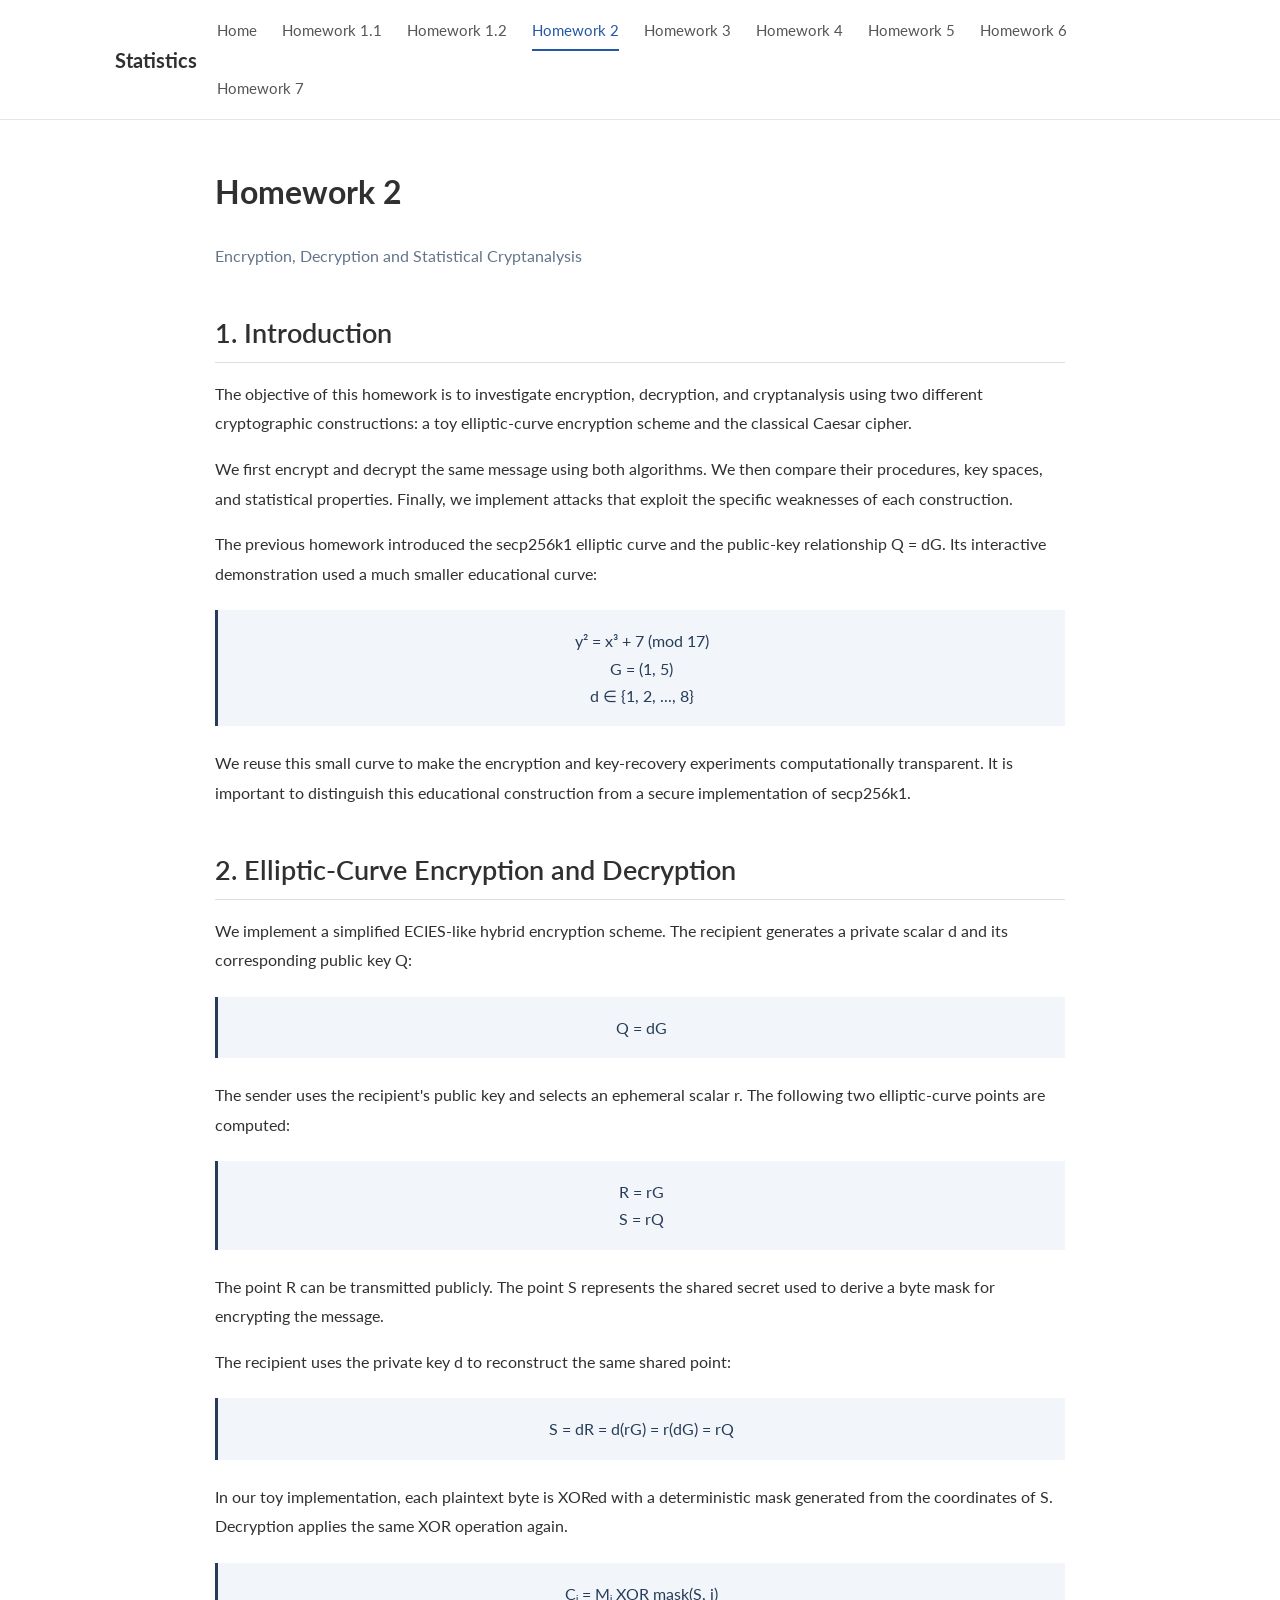
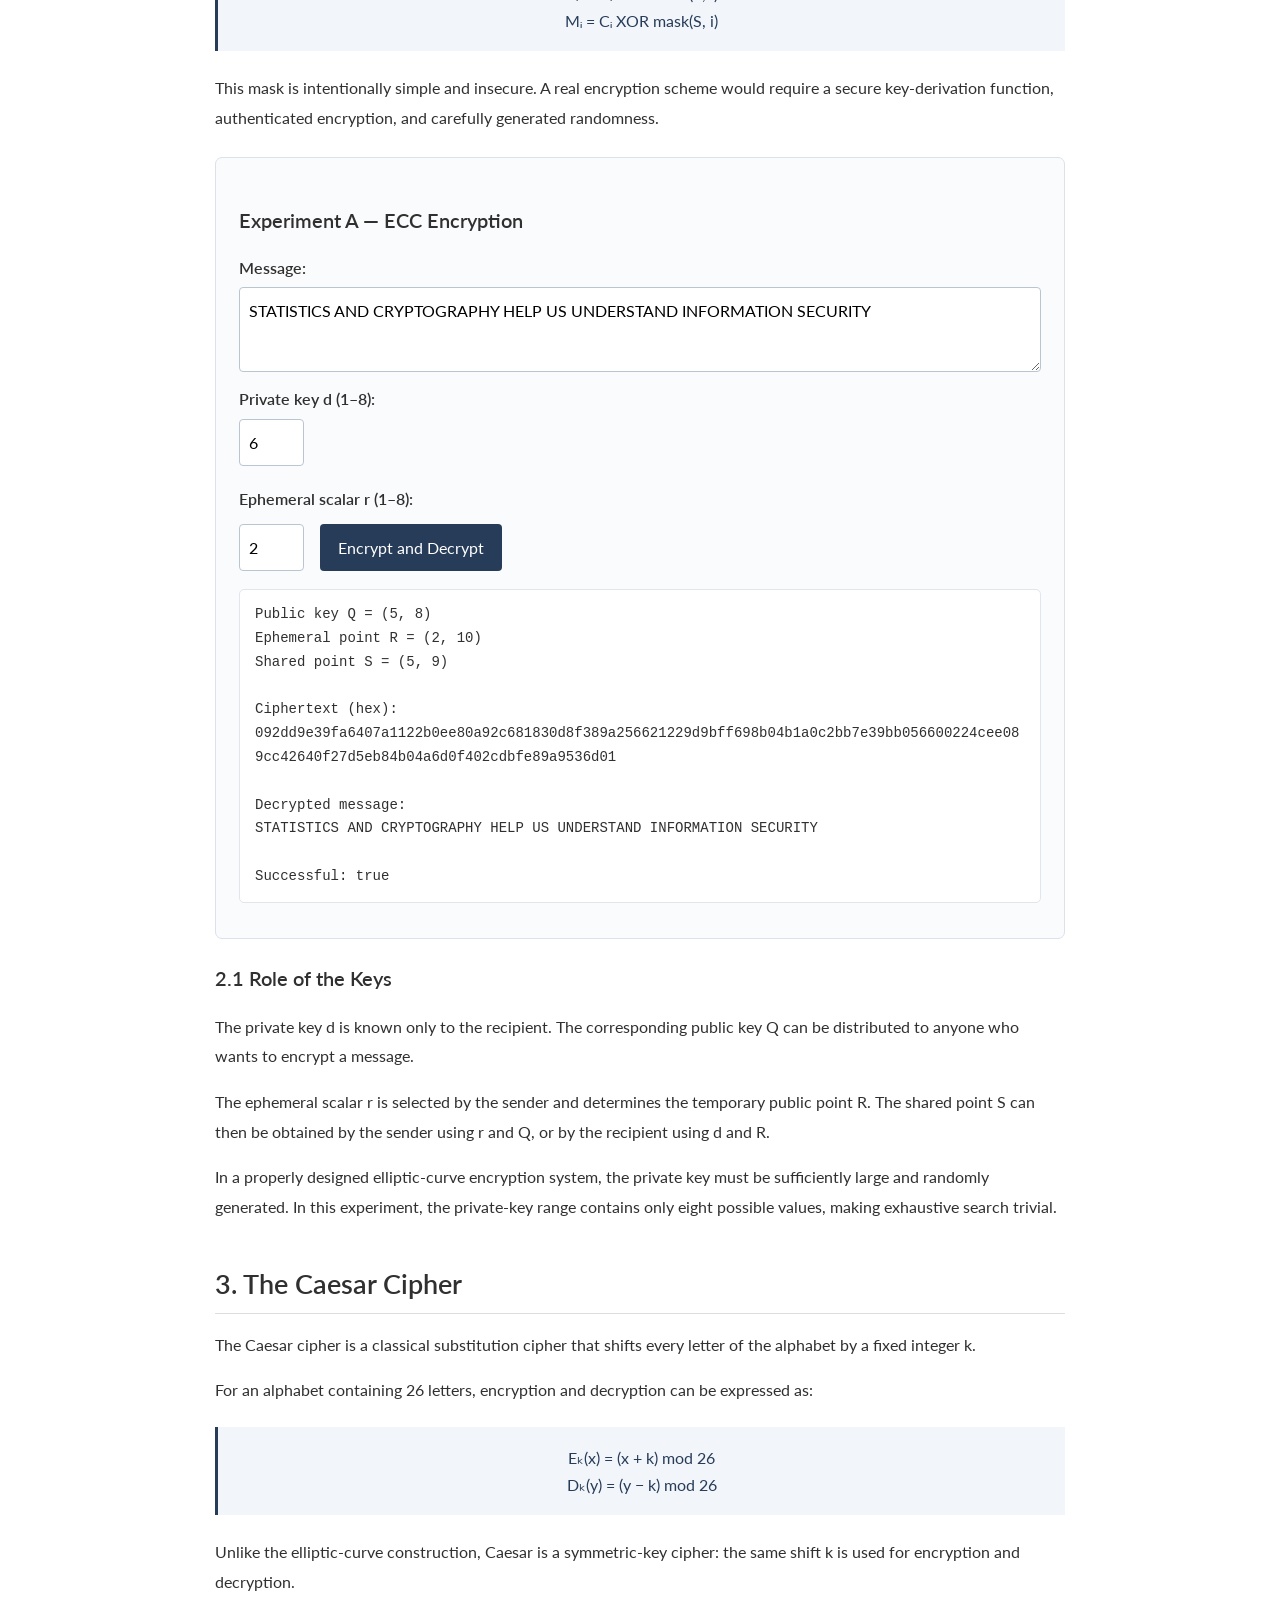
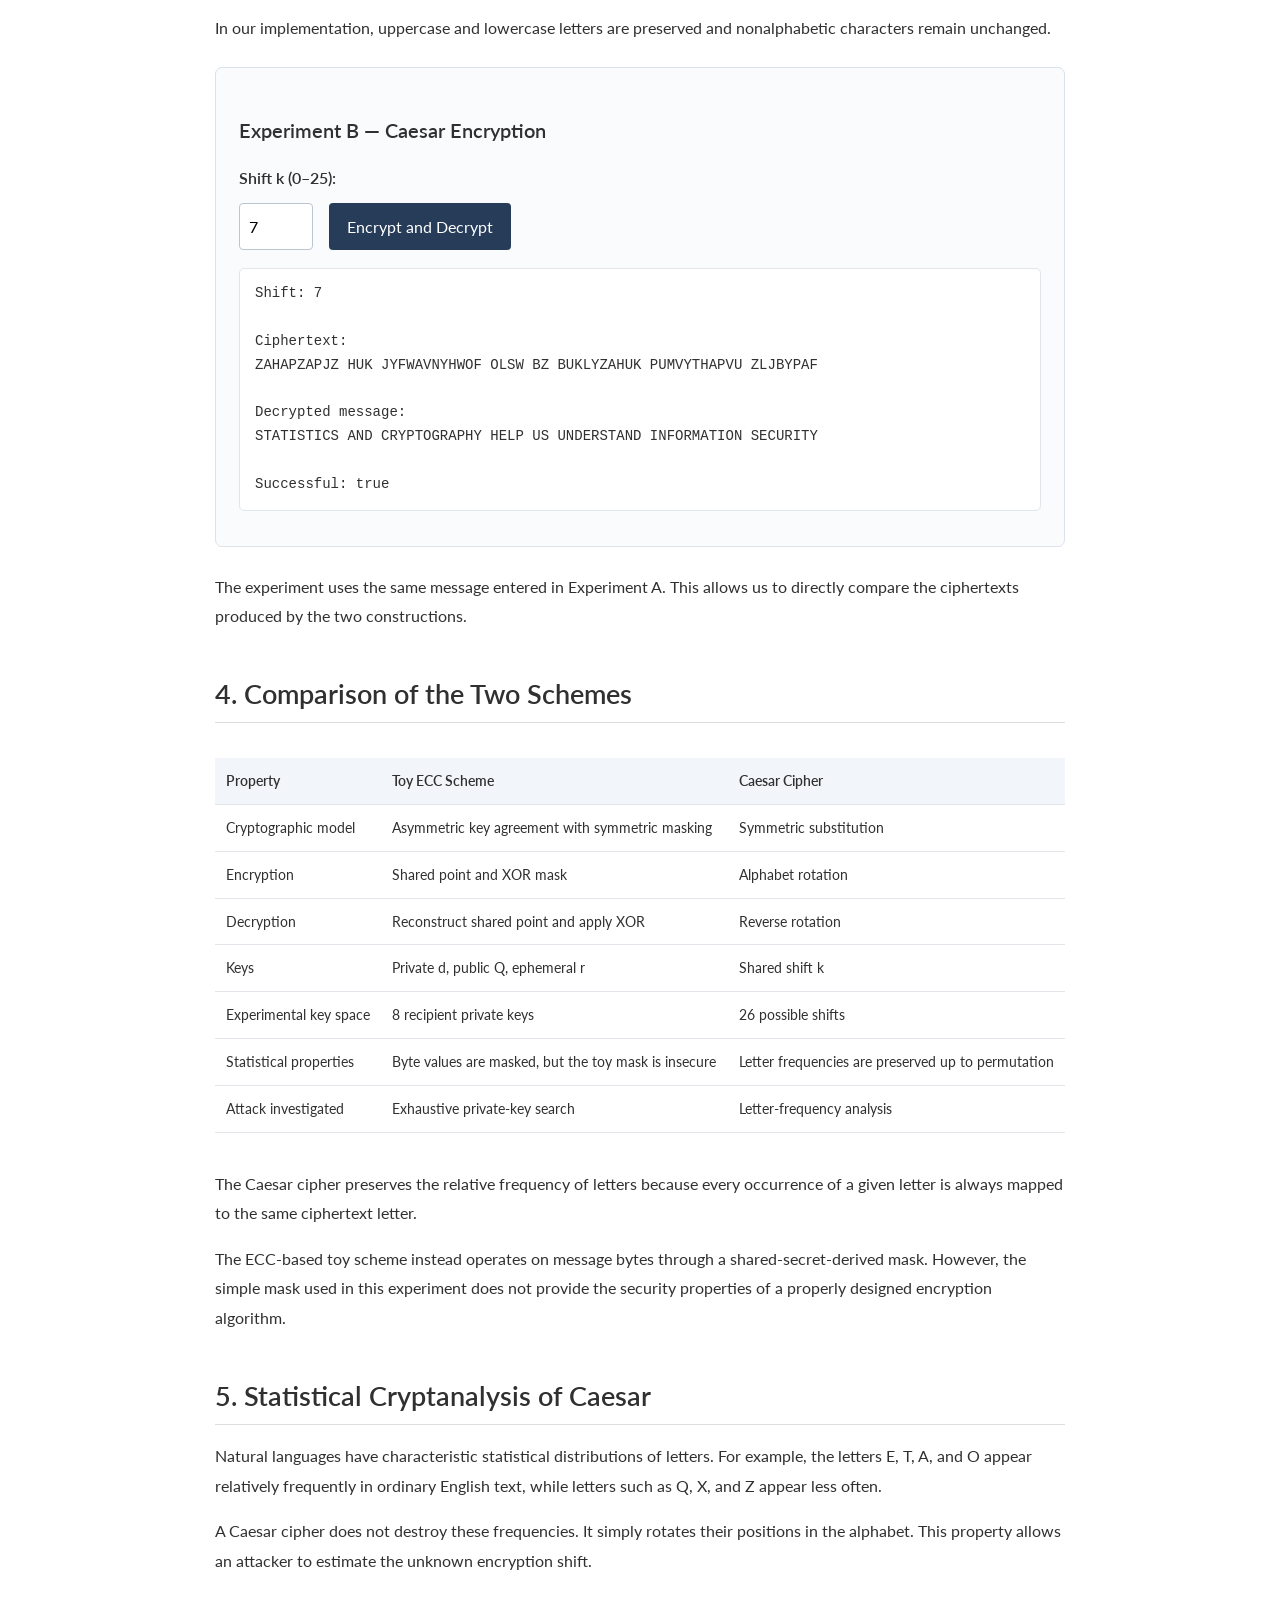
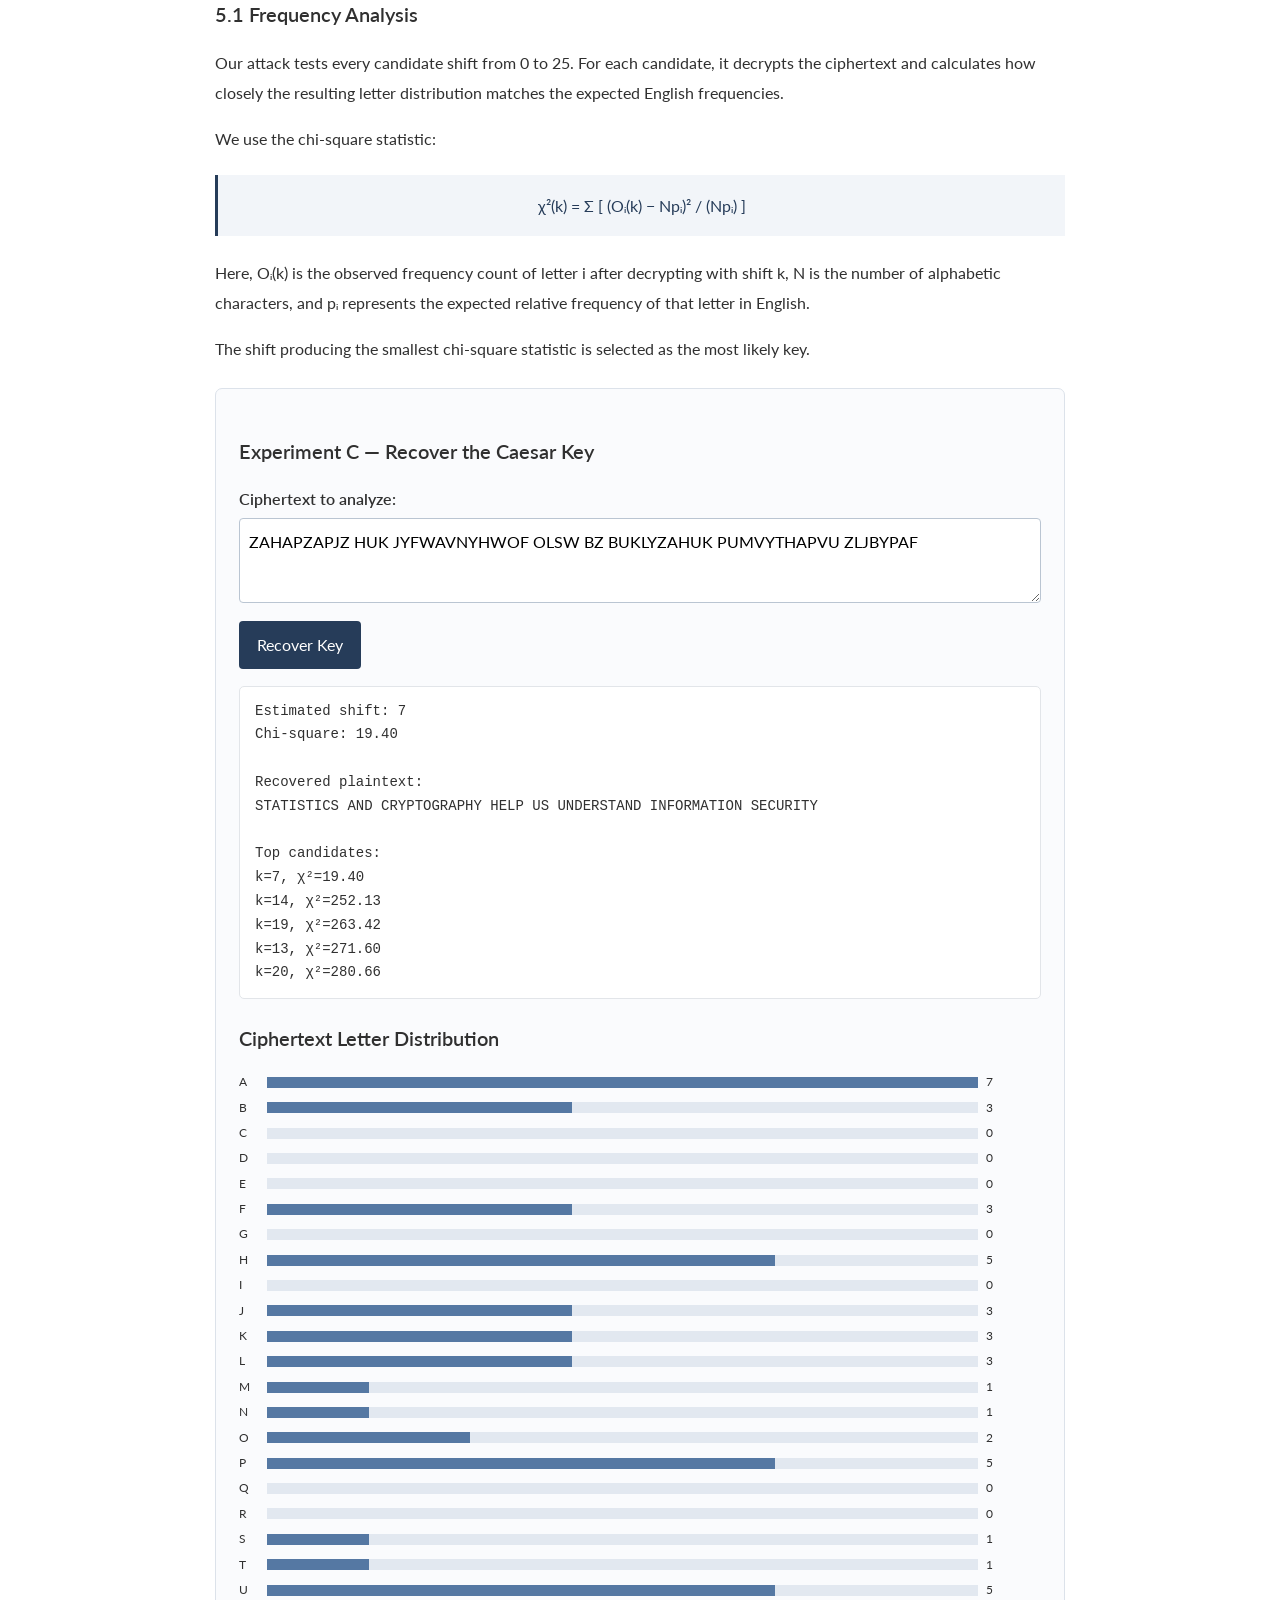
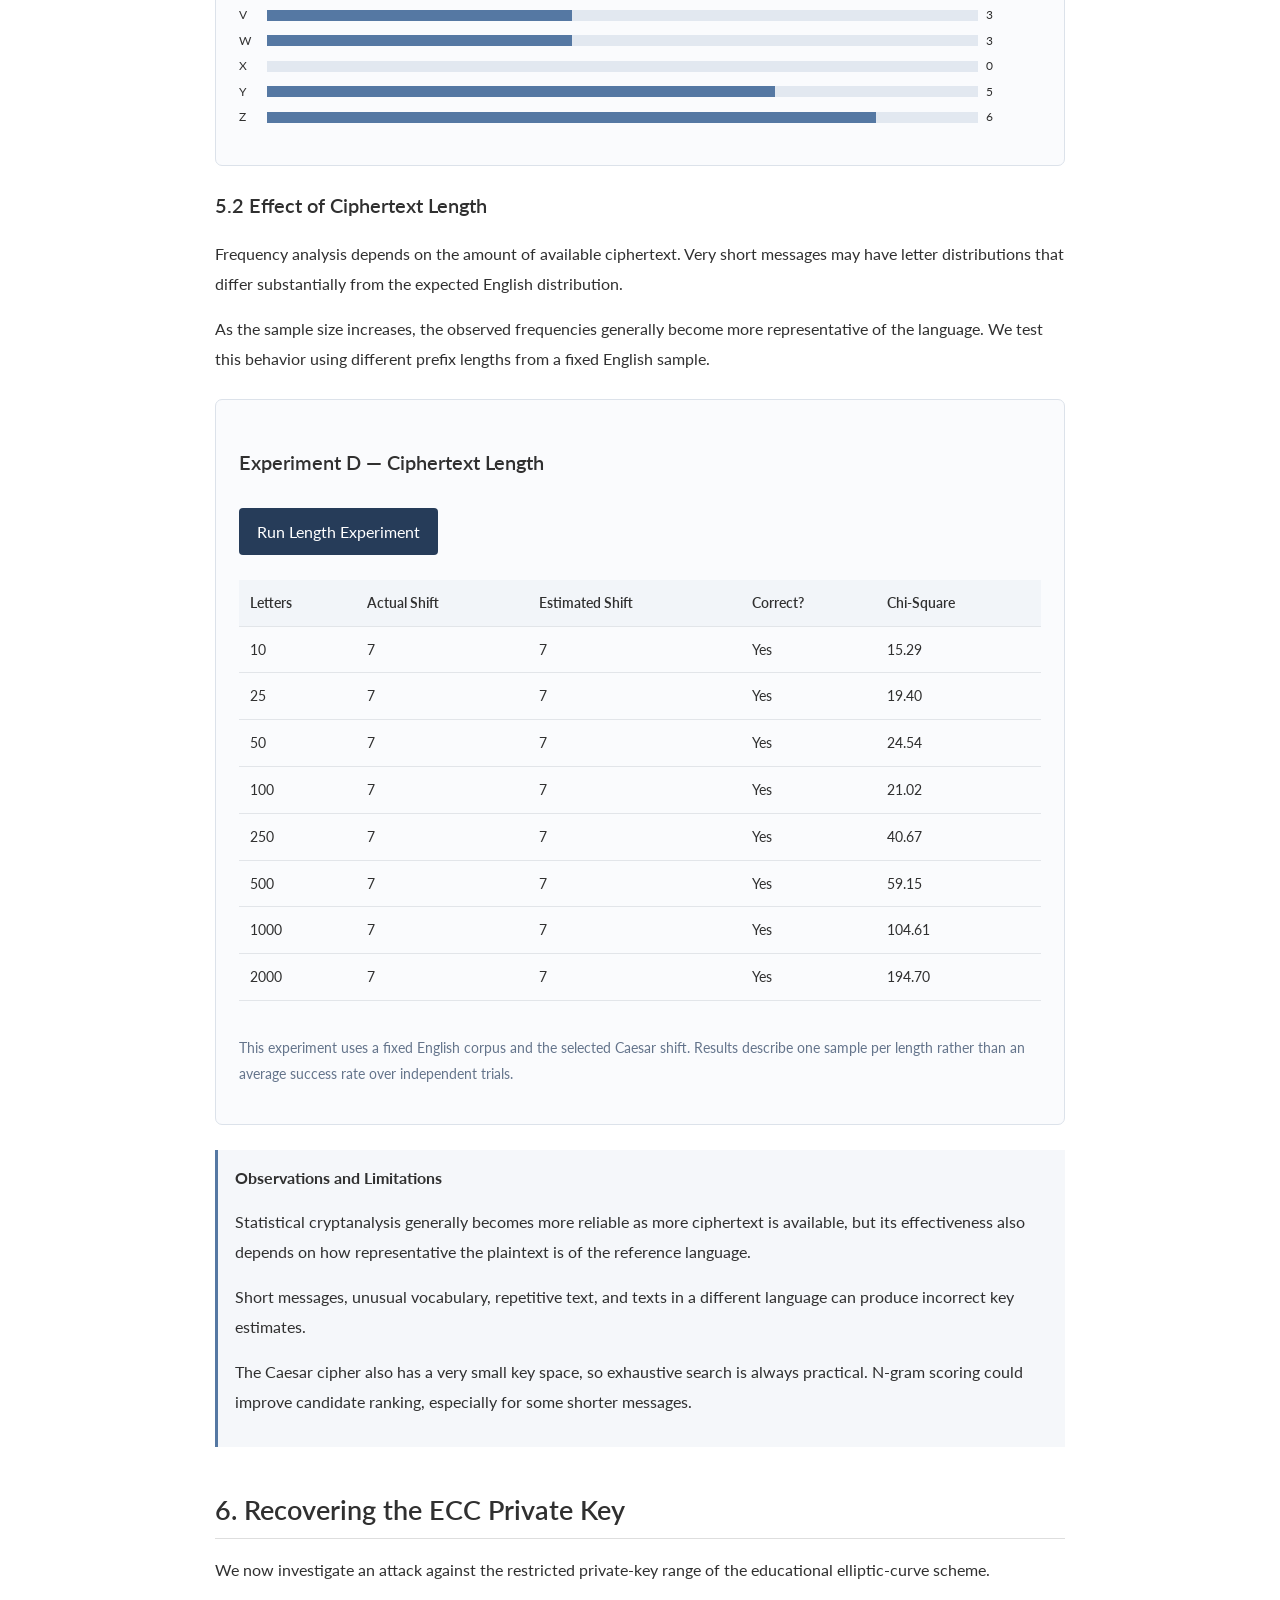
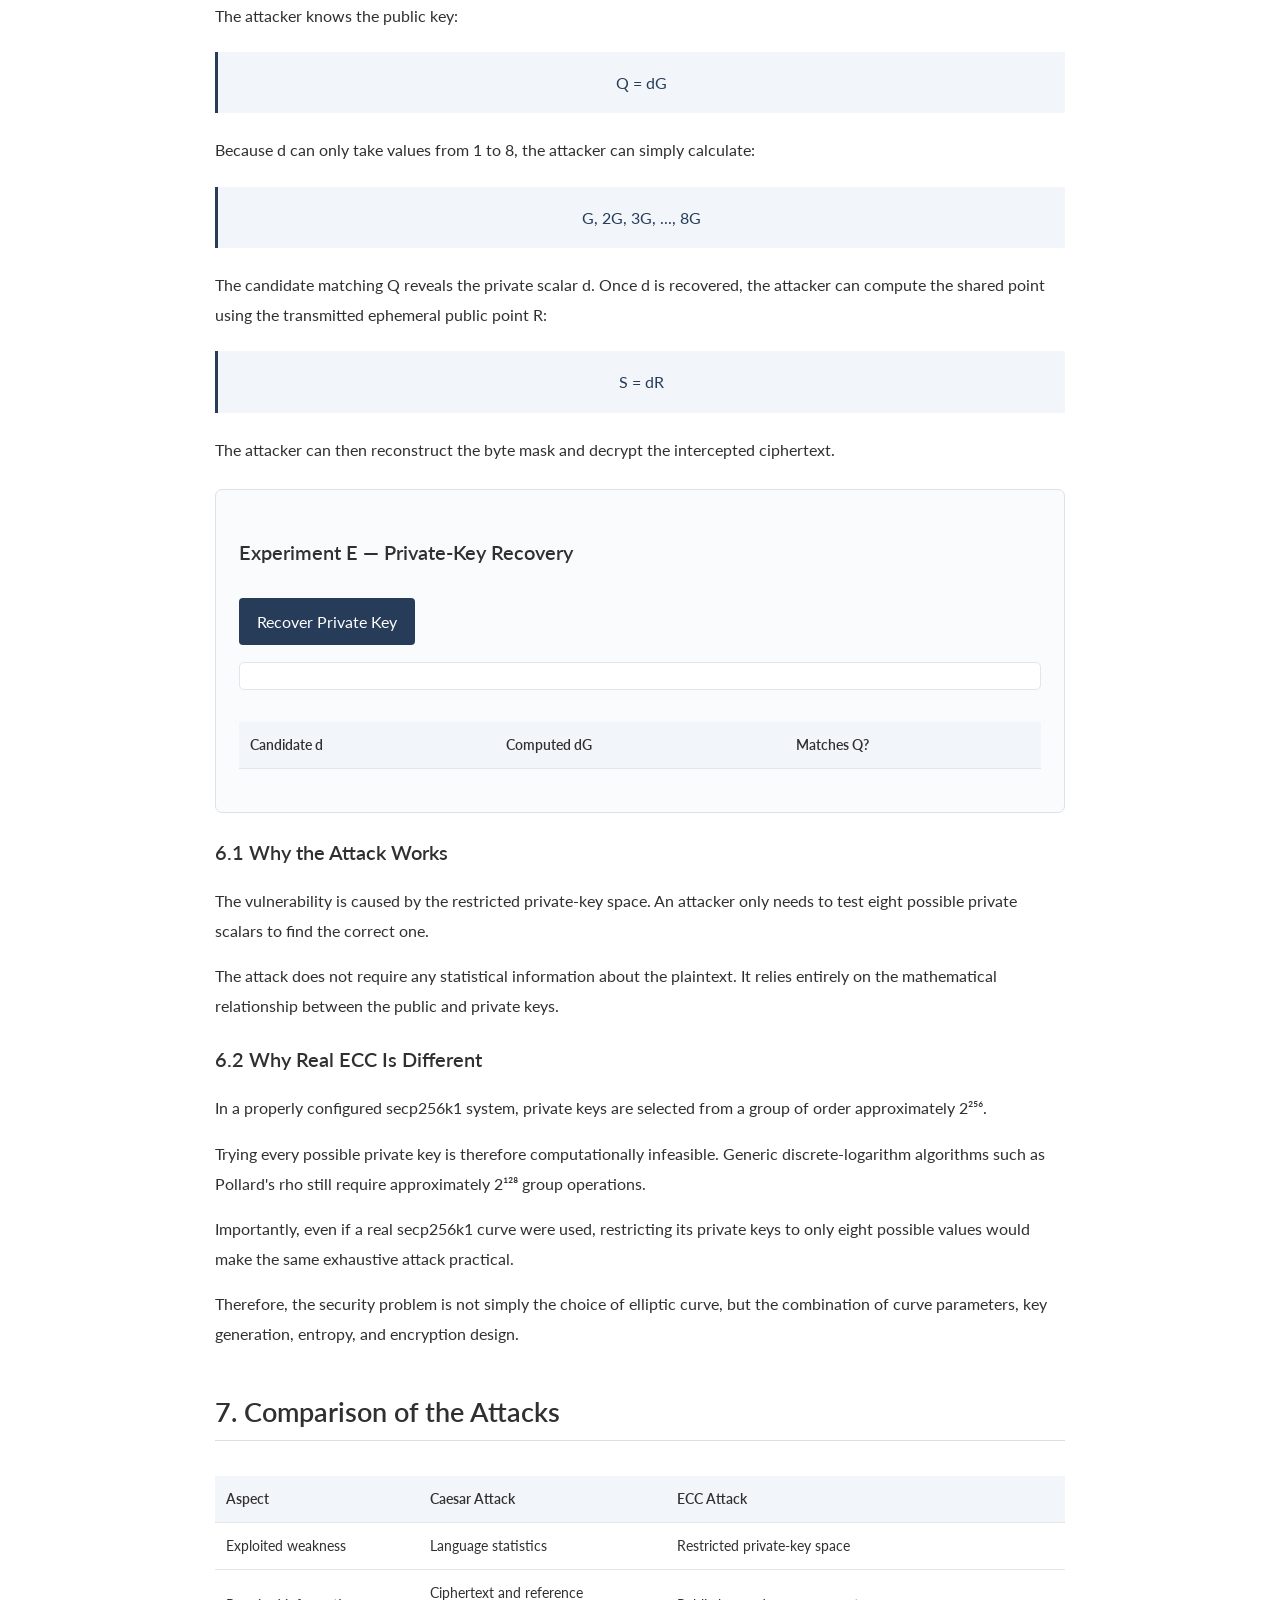
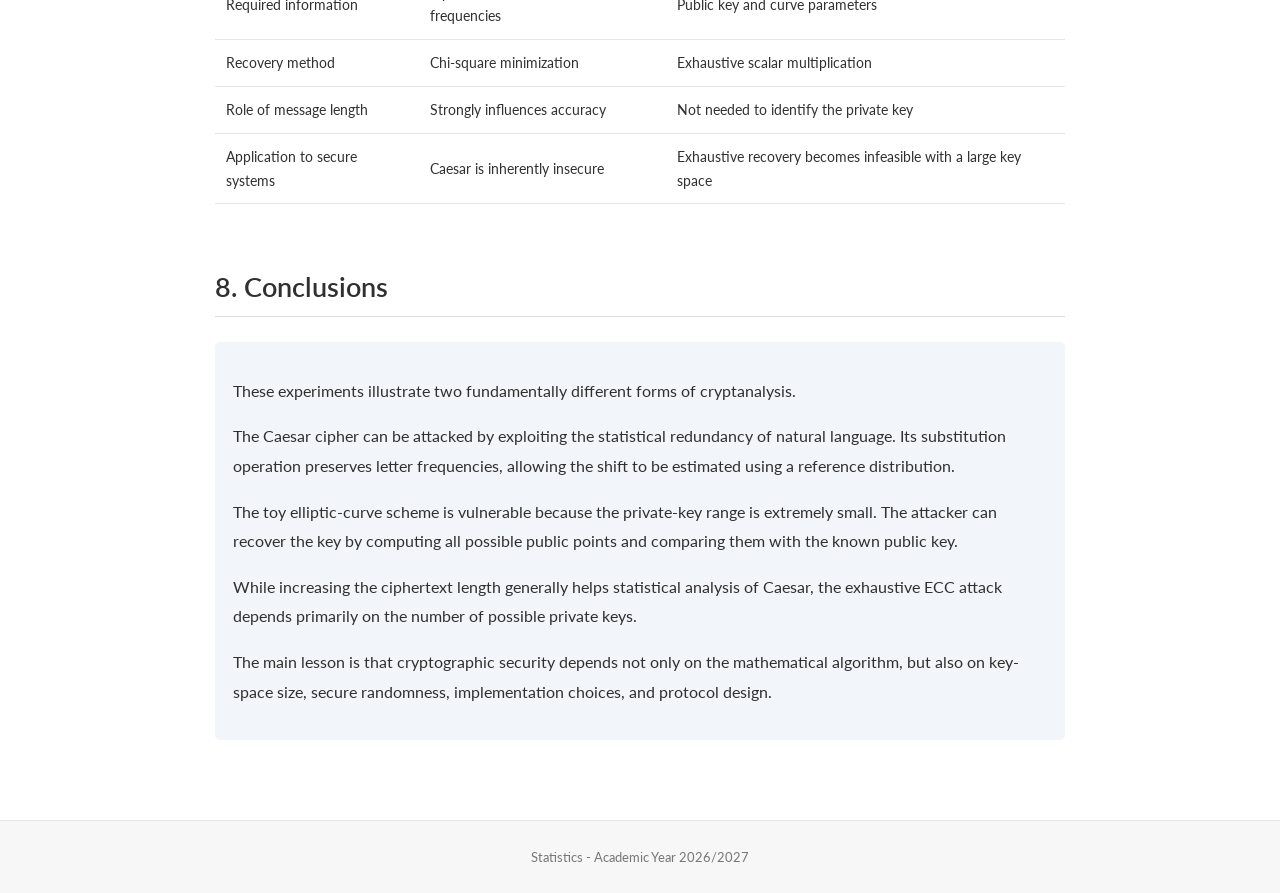
<file: homework-2true.html>
<!DOCTYPE html>

<html lang="en">
<head>
<meta charset="utf-8"/>
<meta content="width=device-width, initial-scale=1.0" name="viewport"/>
<title>Homework 2 - Statistics</title>
<link href="assets/style.css" rel="stylesheet"/>

</head>
<body class="page-homework-2true">
<!-- NAVIGATION -->
<header>
<nav>
<a class="logo" href="index.html">Statistics</a>
<div class="nav-links">
<a href="index.html">Home</a>
<a href="homework-1.html">Homework 1.1</a>
<a href="homework-2.html">Homework 1.2</a>
<a aria-current="page" class="active" href="homework-2true.html">Homework 2</a>
<a href="homework-3.html">Homework 3</a>
<a href="homework-4.html">Homework 4</a>
<a href="homework-5.html">Homework 5</a>
<a href="homework-6.html">Homework 6</a>
<a href="homework-7.html">Homework 7</a>
</div>
</nav>
</header>
<!-- MAIN CONTENT -->
<main class="hw-main">
<h1>Homework 2</h1>
<p class="hw-subtitle">
Encryption, Decryption and Statistical Cryptanalysis
</p>
<h2>1. Introduction</h2>
<p>
The objective of this homework is to investigate encryption,
decryption, and cryptanalysis using two different cryptographic
constructions: a toy elliptic-curve encryption scheme and the
classical Caesar cipher.
</p>
<p>
We first encrypt and decrypt the same message using both
algorithms. We then compare their procedures, key spaces,
and statistical properties.
Finally, we implement attacks that exploit the specific
weaknesses of each construction.
</p>
<p>
The previous homework introduced the secp256k1 elliptic
curve and the public-key relationship Q = dG.
Its interactive demonstration used a much smaller
educational curve:
</p>
<div class="hw-formula">
    y² = x³ + 7 (mod 17)
    <br/>
    G = (1, 5)
    <br/>
    d ∈ {1, 2, ..., 8}
</div>
<p>
We reuse this small curve to make the encryption and
key-recovery experiments computationally transparent.
It is important to distinguish this educational construction
from a secure implementation of secp256k1.
</p>
<!-- SECTION 2 -->
<h2>2. Elliptic-Curve Encryption and Decryption</h2>
<p>
We implement a simplified ECIES-like hybrid encryption scheme.
The recipient generates a private scalar d and its corresponding
public key Q:
</p>
<div class="hw-formula">
    Q = dG
</div>
<p>
The sender uses the recipient's public key and selects
an ephemeral scalar r.
The following two elliptic-curve points are computed:
</p>
<div class="hw-formula">
    R = rG
    <br/>
    S = rQ
</div>
<p>
The point R can be transmitted publicly. The point S
represents the shared secret used to derive a byte mask
for encrypting the message.
</p>
<p>
The recipient uses the private key d to reconstruct
the same shared point:
</p>
<div class="hw-formula">
    S = dR = d(rG) = r(dG) = rQ
</div>
<p>
In our toy implementation, each plaintext byte is XORed
with a deterministic mask generated from the coordinates
of S. Decryption applies the same XOR operation again.
</p>
<div class="hw-formula">
    Cᵢ = Mᵢ XOR mask(S, i)
    <br/>
    Mᵢ = Cᵢ XOR mask(S, i)
</div>
<p>
This mask is intentionally simple and insecure.
A real encryption scheme would require a secure
key-derivation function, authenticated encryption,
and carefully generated randomness.
</p>
<div class="hw-experiment">
<h3>Experiment A — ECC Encryption</h3>
<label for="message">Message:</label>
<textarea class="hw-input" id="message">STATISTICS AND CRYPTOGRAPHY HELP US UNDERSTAND INFORMATION SECURITY</textarea>
<label for="private">Private key d (1–8):</label>
<input class="hw-input" id="private" max="8" min="1" type="number" value="6"/>
<label for="ephemeral">Ephemeral scalar r (1–8):</label>
<input class="hw-input" id="ephemeral" max="8" min="1" type="number" value="2"/>
<button class="hw-button" id="eccRun">
    Encrypt and Decrypt
</button>
<div aria-live="polite" class="hw-output" id="eccResult"></div>
</div>
<h3>2.1 Role of the Keys</h3>
<p>
The private key d is known only to the recipient.
The corresponding public key Q can be distributed
to anyone who wants to encrypt a message.
</p>
<p>
The ephemeral scalar r is selected by the sender
and determines the temporary public point R.
The shared point S can then be obtained by the
sender using r and Q, or by the recipient using
d and R.
</p>
<p>
In a properly designed elliptic-curve encryption system,
the private key must be sufficiently large and randomly
generated. In this experiment, the private-key range
contains only eight possible values, making exhaustive
search trivial.
</p>
<!-- SECTION 3 -->
<h2>3. The Caesar Cipher</h2>
<p>
The Caesar cipher is a classical substitution cipher
that shifts every letter of the alphabet by a fixed
integer k.
</p>
<p>
For an alphabet containing 26 letters, encryption
and decryption can be expressed as:
</p>
<div class="hw-formula">
    Eₖ(x) = (x + k) mod 26
    <br/>
    Dₖ(y) = (y − k) mod 26
</div>
<p>
Unlike the elliptic-curve construction, Caesar is
a symmetric-key cipher: the same shift k is used
for encryption and decryption.
</p>
<p>
In our implementation, uppercase and lowercase letters
are preserved and nonalphabetic characters remain
unchanged.
</p>
<div class="hw-experiment">
<h3>Experiment B — Caesar Encryption</h3>
<label for="shift">Shift k (0–25):</label>
<input class="hw-input" id="shift" max="25" min="0" type="number" value="7"/>
<button class="hw-button" id="caesarRun">
    Encrypt and Decrypt
</button>
<div aria-live="polite" class="hw-output" id="caesarResult"></div>
</div>
<p>
The experiment uses the same message entered in
Experiment A. This allows us to directly compare
the ciphertexts produced by the two constructions.
</p>
<!-- SECTION 4 -->
<h2>4. Comparison of the Two Schemes</h2>
<div class="hw-table-wrap">
<table class="hw-table">
<thead>
<tr>
<th>Property</th>
<th>Toy ECC Scheme</th>
<th>Caesar Cipher</th>
</tr>
</thead>
<tbody>
<tr>
<td>Cryptographic model</td>
<td>Asymmetric key agreement with symmetric masking</td>
<td>Symmetric substitution</td>
</tr>
<tr>
<td>Encryption</td>
<td>Shared point and XOR mask</td>
<td>Alphabet rotation</td>
</tr>
<tr>
<td>Decryption</td>
<td>Reconstruct shared point and apply XOR</td>
<td>Reverse rotation</td>
</tr>
<tr>
<td>Keys</td>
<td>Private d, public Q, ephemeral r</td>
<td>Shared shift k</td>
</tr>
<tr>
<td>Experimental key space</td>
<td>8 recipient private keys</td>
<td>26 possible shifts</td>
</tr>
<tr>
<td>Statistical properties</td>
<td>Byte values are masked, but the toy mask is insecure</td>
<td>Letter frequencies are preserved up to permutation</td>
</tr>
<tr>
<td>Attack investigated</td>
<td>Exhaustive private-key search</td>
<td>Letter-frequency analysis</td>
</tr>
</tbody>
</table>
</div>
<p>
The Caesar cipher preserves the relative frequency
of letters because every occurrence of a given letter
is always mapped to the same ciphertext letter.
</p>
<p>
The ECC-based toy scheme instead operates on message
bytes through a shared-secret-derived mask.
However, the simple mask used in this experiment
does not provide the security properties of a
properly designed encryption algorithm.
</p>
<!-- SECTION 5 -->
<h2>5. Statistical Cryptanalysis of Caesar</h2>
<p>
Natural languages have characteristic statistical
distributions of letters.
For example, the letters E, T, A, and O appear
relatively frequently in ordinary English text,
while letters such as Q, X, and Z appear less often.
</p>
<p>
A Caesar cipher does not destroy these frequencies.
It simply rotates their positions in the alphabet.
This property allows an attacker to estimate the
unknown encryption shift.
</p>
<h3>5.1 Frequency Analysis</h3>
<p>
Our attack tests every candidate shift from 0 to 25.
For each candidate, it decrypts the ciphertext
and calculates how closely the resulting letter
distribution matches the expected English frequencies.
</p>
<p>
We use the chi-square statistic:
</p>
<div class="hw-formula">
    χ²(k) = Σ [ (Oᵢ(k) − Npᵢ)² / (Npᵢ) ]
</div>
<p>
Here, Oᵢ(k) is the observed frequency count of letter i
after decrypting with shift k, N is the number of
alphabetic characters, and pᵢ represents the expected
relative frequency of that letter in English.
</p>
<p>
The shift producing the smallest chi-square statistic
is selected as the most likely key.
</p>
<div class="hw-experiment">
<h3>Experiment C — Recover the Caesar Key</h3>
<label for="cipherInput">
    Ciphertext to analyze:
</label>
<textarea class="hw-input" id="cipherInput"></textarea>
<button class="hw-button" id="attackCaesar">
    Recover Key
</button>
<div aria-live="polite" class="hw-output" id="attackResult"></div>
<h3>Ciphertext Letter Distribution</h3>
<div class="bars" id="frequencyBars"></div>
</div>
<h3>5.2 Effect of Ciphertext Length</h3>
<p>
Frequency analysis depends on the amount of available
ciphertext. Very short messages may have letter
distributions that differ substantially from the
expected English distribution.
</p>
<p>
As the sample size increases, the observed frequencies
generally become more representative of the language.
We test this behavior using different prefix lengths
from a fixed English sample.
</p>
<div class="hw-experiment">
<h3>Experiment D — Ciphertext Length</h3>
<button class="hw-button" id="lengthTest">
    Run Length Experiment
</button>
<div class="hw-table-wrap">
<table class="hw-table">
<thead>
<tr>
<th>Letters</th>
<th>Actual Shift</th>
<th>Estimated Shift</th>
<th>Correct?</th>
<th>Chi-Square</th>
</tr>
</thead>
<tbody id="lengthRows"></tbody>
</table>
</div>
<p class="hw-small" id="lengthNote"></p>
</div>
<div class="hw-stat">
<strong>Observations and Limitations</strong>
<p>
Statistical cryptanalysis generally becomes more
reliable as more ciphertext is available, but
its effectiveness also depends on how representative
the plaintext is of the reference language.
</p>
<p>
Short messages, unusual vocabulary, repetitive
text, and texts in a different language can
produce incorrect key estimates.
</p>
<p>
The Caesar cipher also has a very small key space,
so exhaustive search is always practical.
N-gram scoring could improve candidate ranking,
especially for some shorter messages.
</p>
</div>
<!-- SECTION 6 -->
<h2>6. Recovering the ECC Private Key</h2>
<p>
We now investigate an attack against the restricted
private-key range of the educational elliptic-curve
scheme.
</p>
<p>
The attacker knows the public key:
</p>
<div class="hw-formula">
    Q = dG
</div>
<p>
Because d can only take values from 1 to 8,
the attacker can simply calculate:
</p>
<div class="hw-formula">
    G, 2G, 3G, ..., 8G
</div>
<p>
The candidate matching Q reveals the private
scalar d. Once d is recovered, the attacker
can compute the shared point using the
transmitted ephemeral public point R:
</p>
<div class="hw-formula">
    S = dR
</div>
<p>
The attacker can then reconstruct the byte mask
and decrypt the intercepted ciphertext.
</p>
<div class="hw-experiment">
<h3>Experiment E — Private-Key Recovery</h3>
<button class="hw-button" id="attackEcc">
    Recover Private Key
</button>
<div aria-live="polite" class="hw-output" id="eccAttackResult"></div>
<div class="hw-table-wrap">
<table class="hw-table">
<thead>
<tr>
<th>Candidate d</th>
<th>Computed dG</th>
<th>Matches Q?</th>
</tr>
</thead>
<tbody id="eccAttackRows"></tbody>
</table>
</div>
</div>
<h3>6.1 Why the Attack Works</h3>
<p>
The vulnerability is caused by the restricted
private-key space.
An attacker only needs to test eight possible
private scalars to find the correct one.
</p>
<p>
The attack does not require any statistical
information about the plaintext.
It relies entirely on the mathematical relationship
between the public and private keys.
</p>
<h3>6.2 Why Real ECC Is Different</h3>
<p>
In a properly configured secp256k1 system,
private keys are selected from a group of order
approximately 2²⁵⁶.
</p>
<p>
Trying every possible private key is therefore
computationally infeasible.
Generic discrete-logarithm algorithms such as
Pollard's rho still require approximately
2¹²⁸ group operations.
</p>
<p>
Importantly, even if a real secp256k1 curve
were used, restricting its private keys to
only eight possible values would make
the same exhaustive attack practical.
</p>
<p>
Therefore, the security problem is not simply
the choice of elliptic curve, but the combination
of curve parameters, key generation, entropy,
and encryption design.
</p>
<!-- SECTION 7 -->
<h2>7. Comparison of the Attacks</h2>
<div class="hw-table-wrap">
<table class="hw-table">
<thead>
<tr>
<th>Aspect</th>
<th>Caesar Attack</th>
<th>ECC Attack</th>
</tr>
</thead>
<tbody>
<tr>
<td>Exploited weakness</td>
<td>Language statistics</td>
<td>Restricted private-key space</td>
</tr>
<tr>
<td>Required information</td>
<td>Ciphertext and reference frequencies</td>
<td>Public key and curve parameters</td>
</tr>
<tr>
<td>Recovery method</td>
<td>Chi-square minimization</td>
<td>Exhaustive scalar multiplication</td>
</tr>
<tr>
<td>Role of message length</td>
<td>Strongly influences accuracy</td>
<td>Not needed to identify the private key</td>
</tr>
<tr>
<td>Application to secure systems</td>
<td>Caesar is inherently insecure</td>
<td>Exhaustive recovery becomes infeasible with a large key space</td>
</tr>
</tbody>
</table>
</div>
<!-- SECTION 8 -->
<h2>8. Conclusions</h2>
<div class="hw-conclusion">
<p>
These experiments illustrate two fundamentally
different forms of cryptanalysis.
</p>
<p>
The Caesar cipher can be attacked by exploiting
the statistical redundancy of natural language.
Its substitution operation preserves letter
frequencies, allowing the shift to be estimated
using a reference distribution.
</p>
<p>
The toy elliptic-curve scheme is vulnerable
because the private-key range is extremely small.
The attacker can recover the key by computing
all possible public points and comparing
them with the known public key.
</p>
<p>
While increasing the ciphertext length generally
helps statistical analysis of Caesar, the
exhaustive ECC attack depends primarily
on the number of possible private keys.
</p>
<p>
The main lesson is that cryptographic security
depends not only on the mathematical algorithm,
but also on key-space size, secure randomness,
implementation choices, and protocol design.
</p>
</div>
</main>
<footer>
    Statistics - Academic Year 2026/2027
</footer>
<!-- JAVASCRIPT IMPLEMENTATION -->
<script src="assets/js/homework-2true.js"></script>
</body>
</html>
</file>
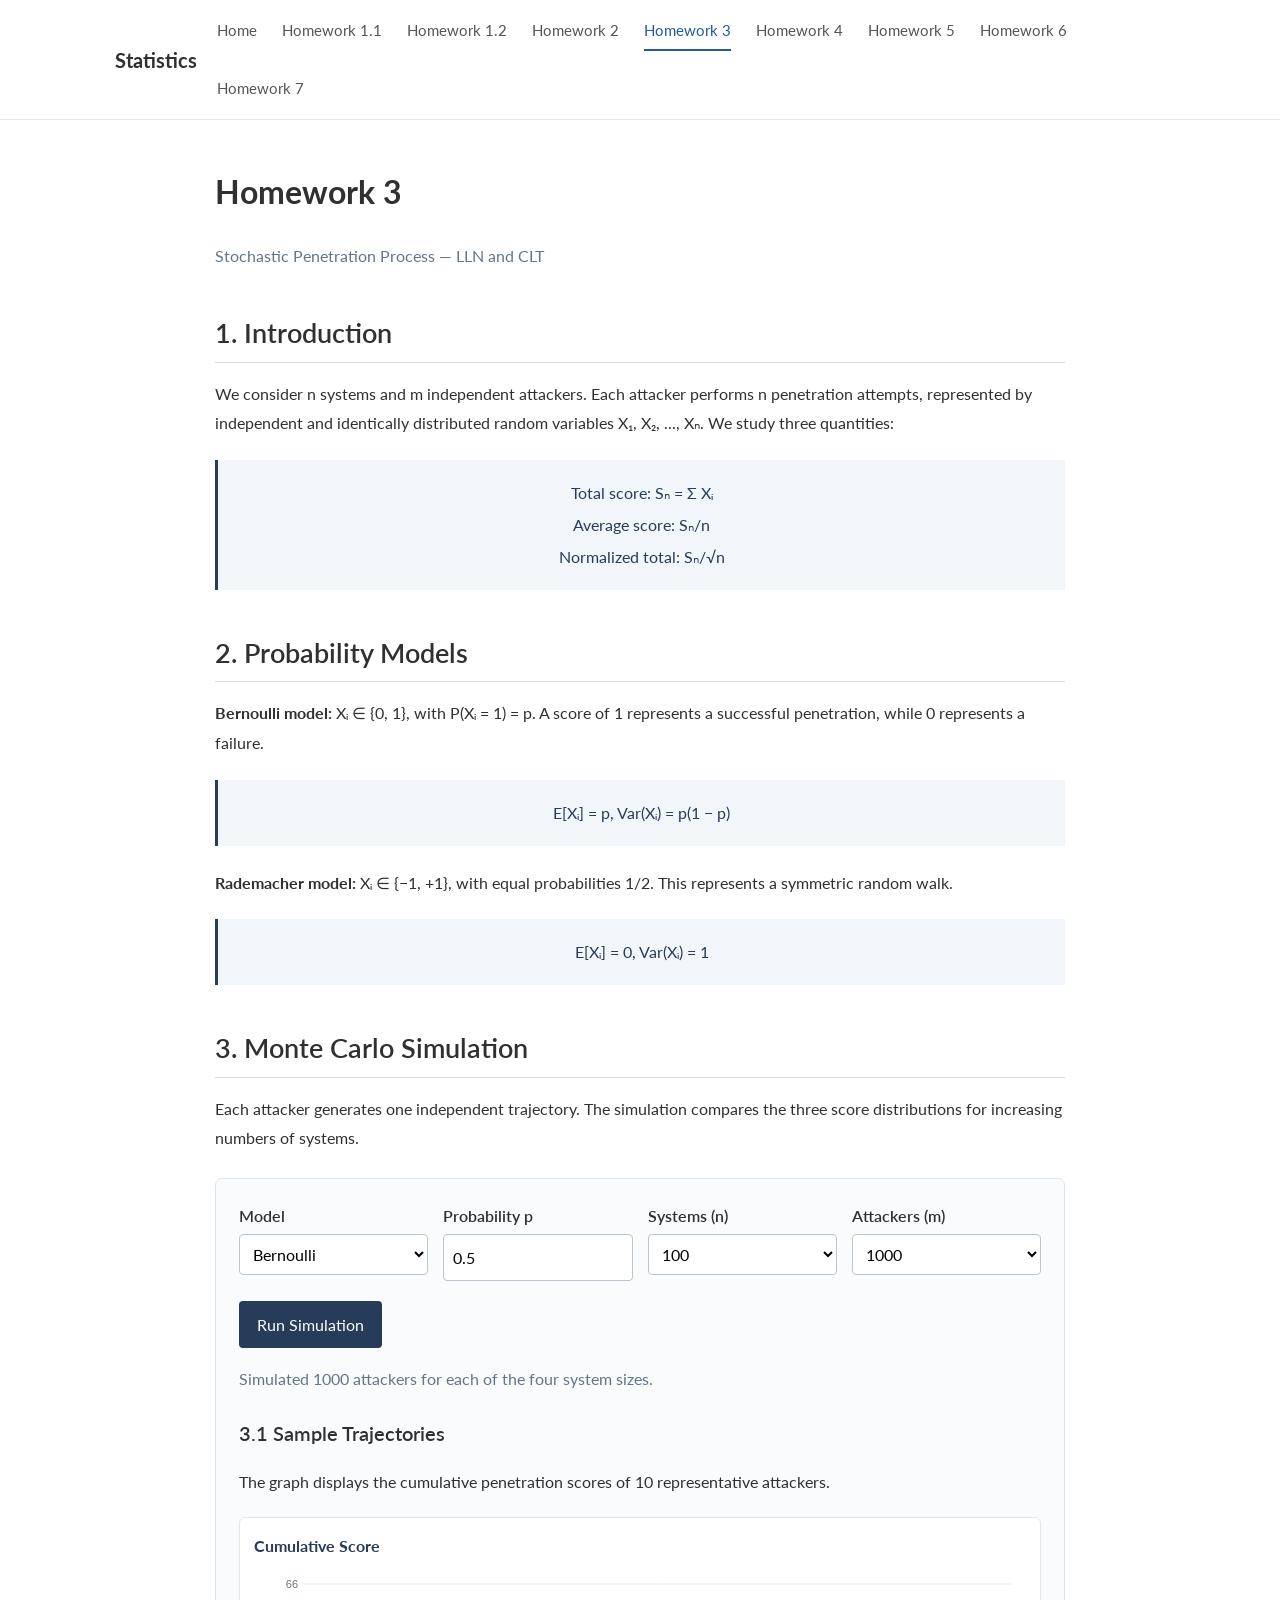
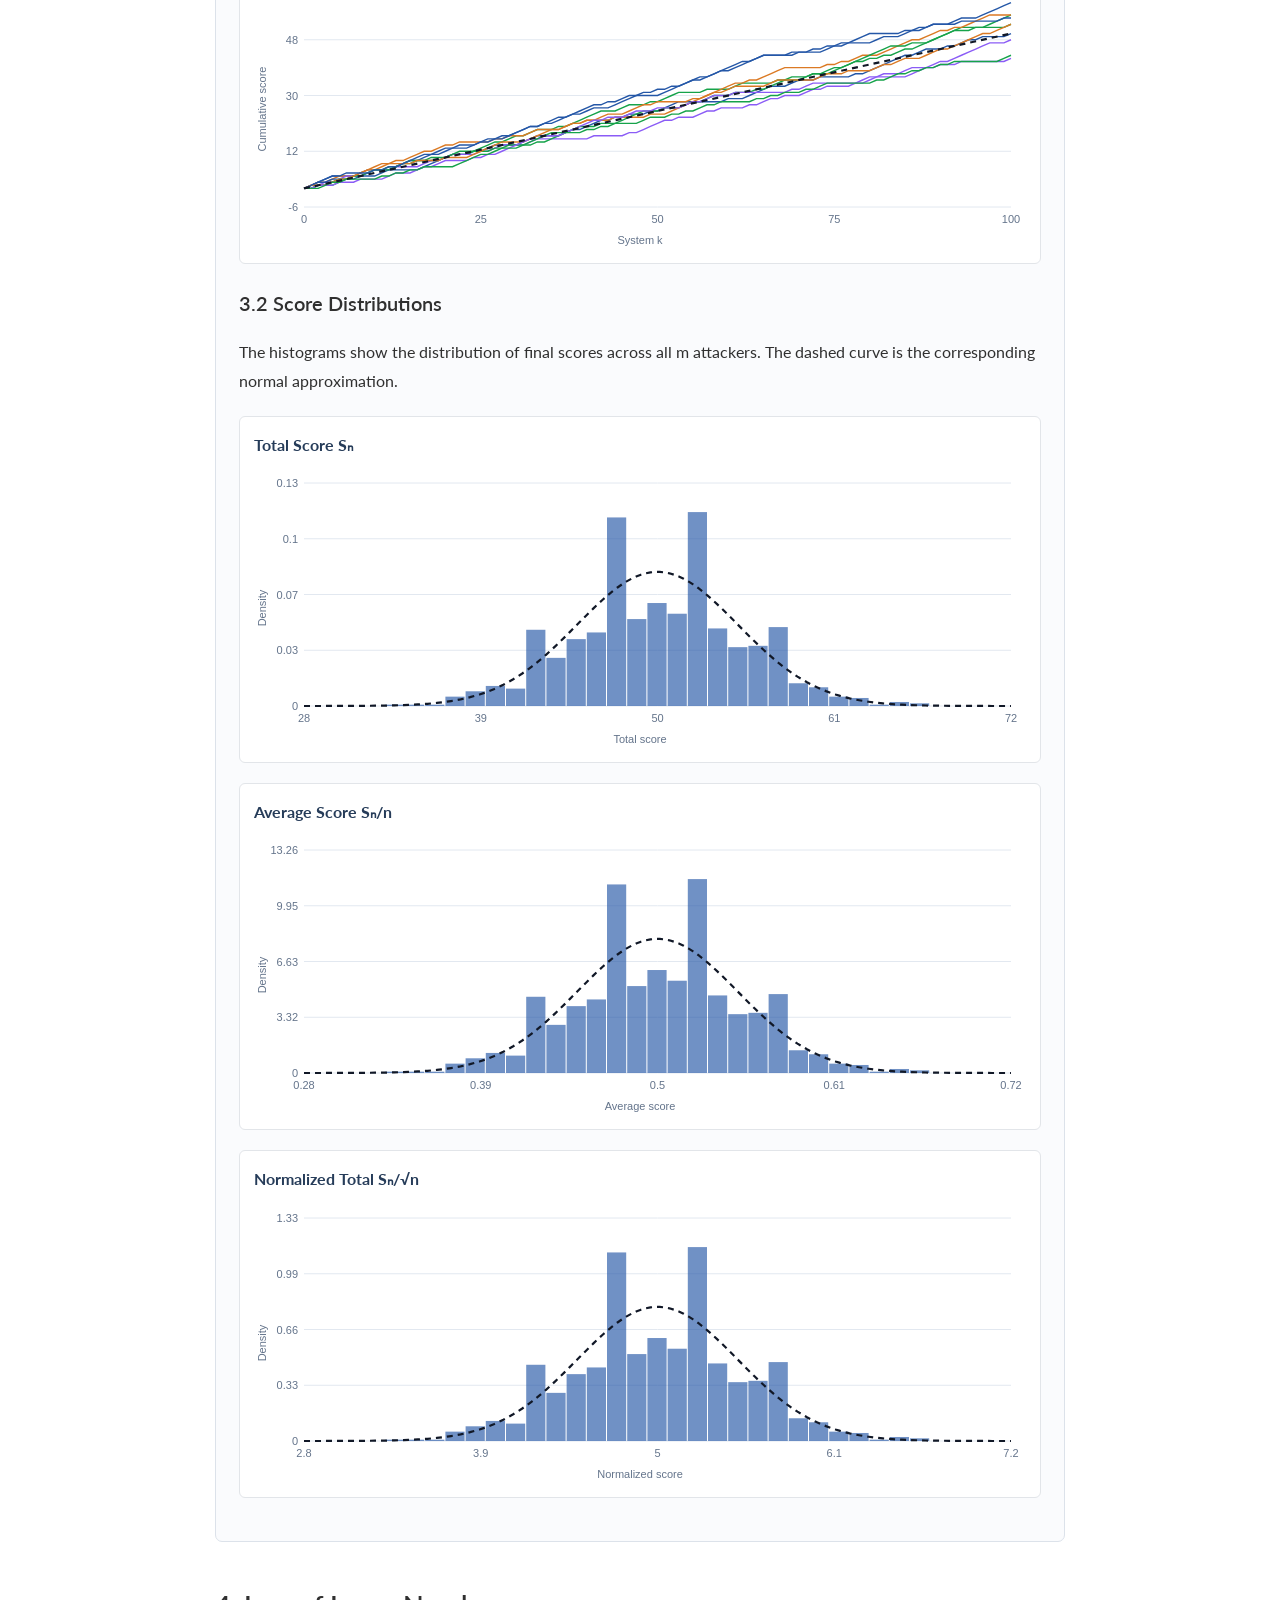
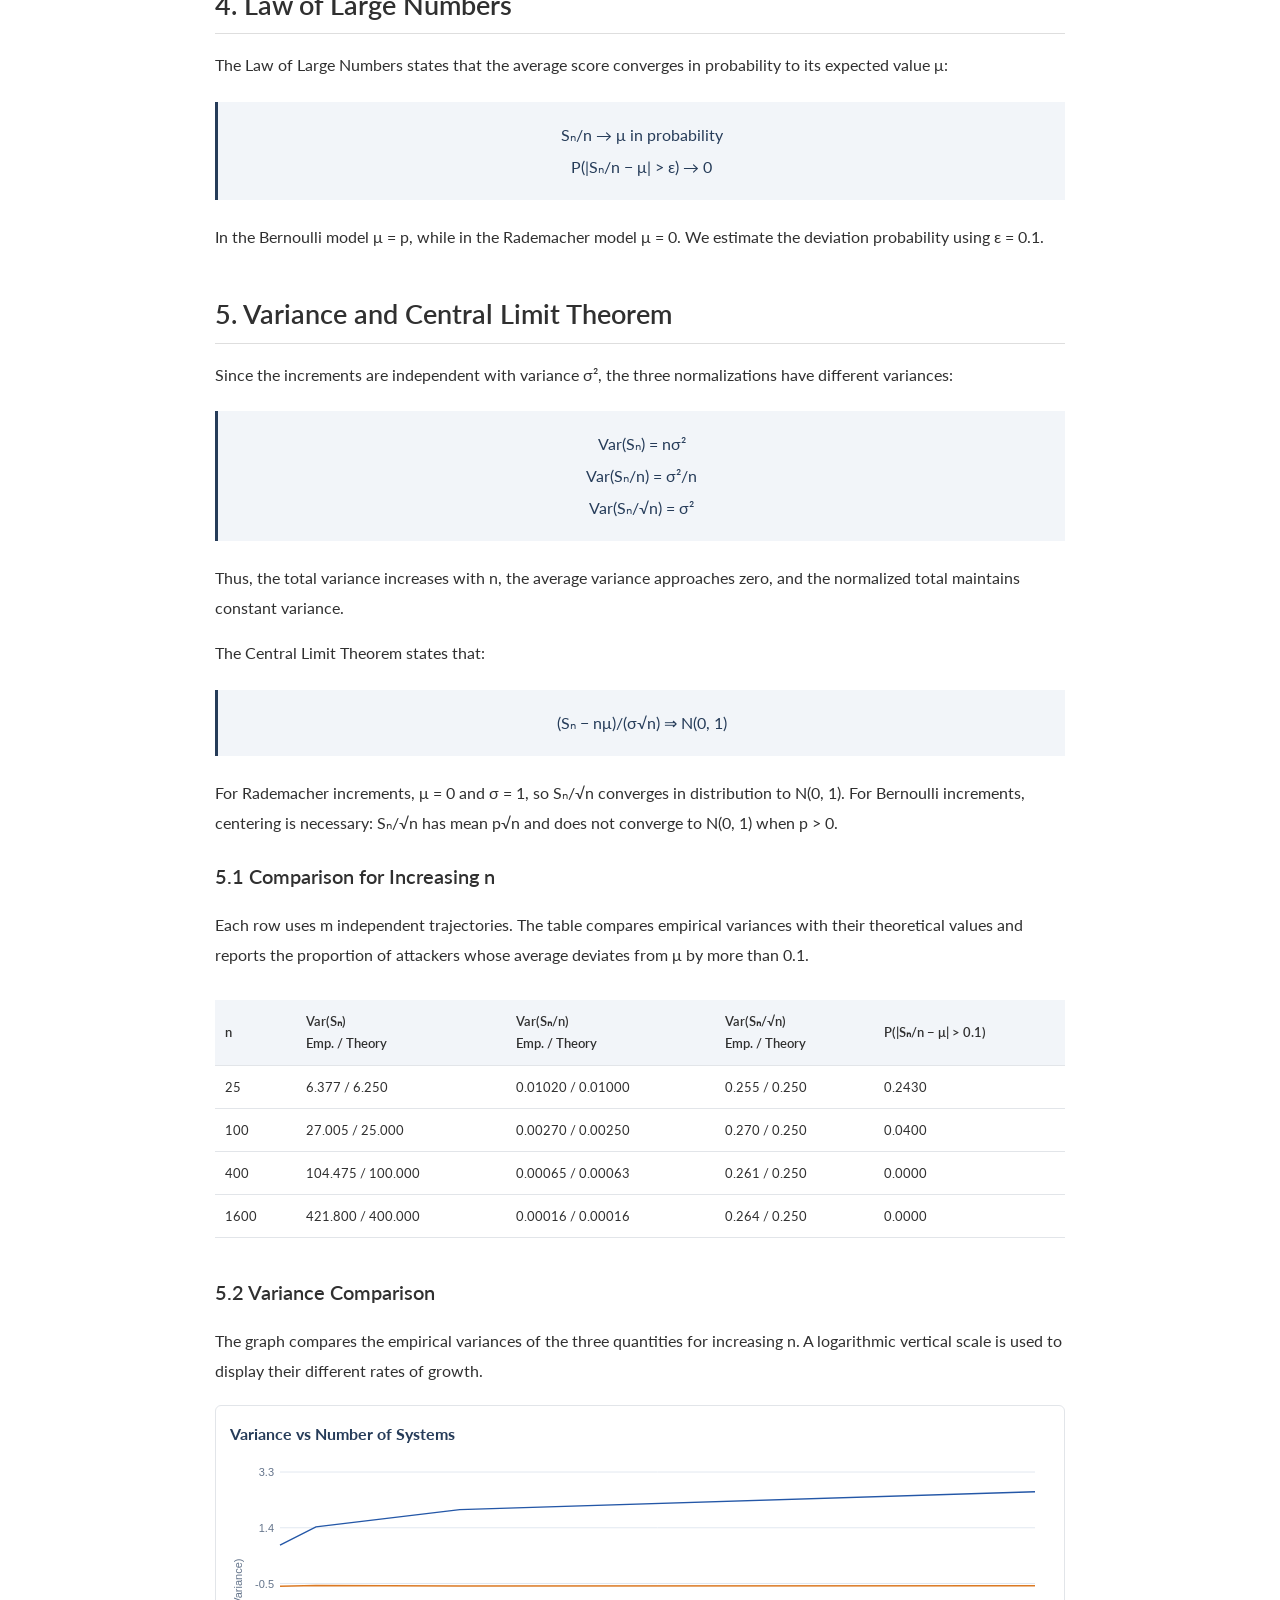
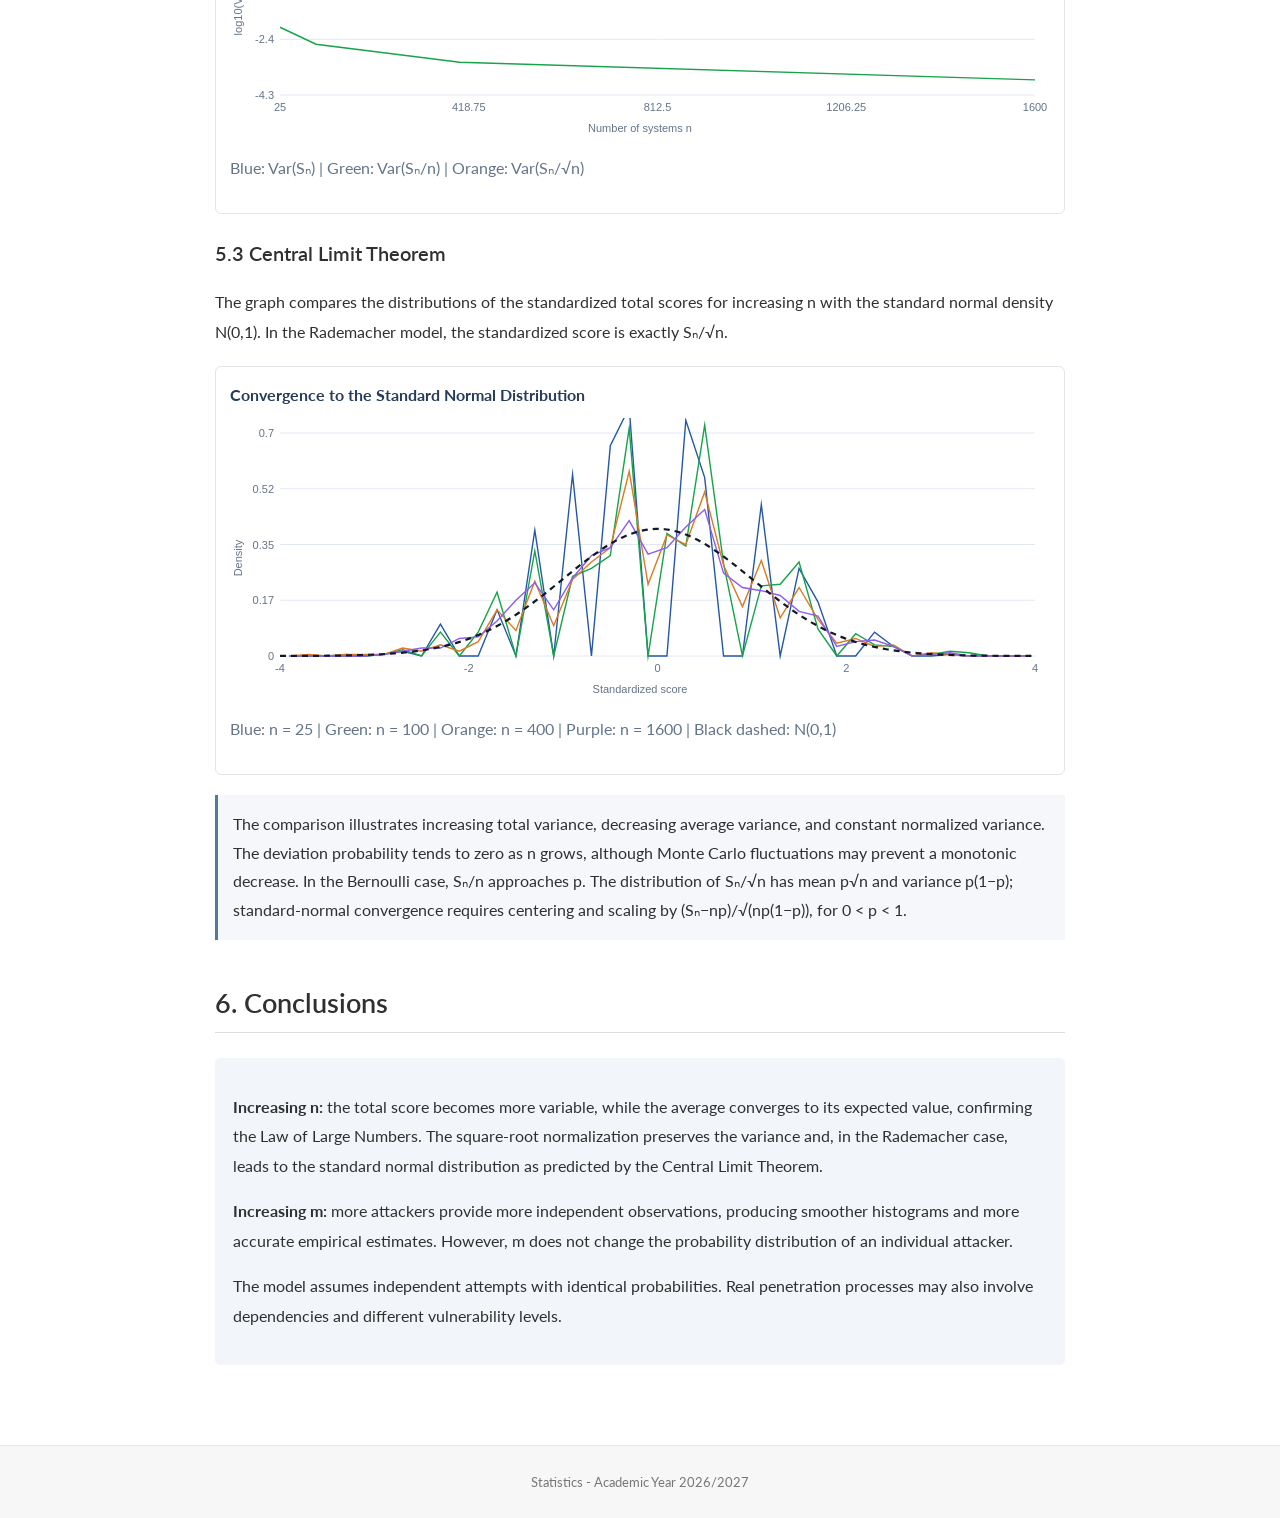
<file: homework-3.html>
<!DOCTYPE html>
<html lang="en">
<head>
    <meta charset="UTF-8">
    <meta name="viewport" content="width=device-width, initial-scale=1.0">
    <title>Homework 3 - Statistics</title>
    <link rel="stylesheet" href="assets/style.css">
</head>

<body class="page-homework-3">

<header>
    <nav>
        <a class="logo" href="index.html">Statistics</a>
        <div class="nav-links">
            <a href="index.html">Home</a>
            <a href="homework-1.html">Homework 1.1</a>
            <a href="homework-2.html">Homework 1.2</a>
            <a href="homework-2true.html">Homework 2</a>
            <a class="active" href="homework-3.html">Homework 3</a>
            <a href="homework-4.html">Homework 4</a>
            <a href="homework-5.html">Homework 5</a>
            <a href="homework-6.html">Homework 6</a>
            <a href="homework-7.html">Homework 7</a>
        </div>
    </nav>
</header>

<main class="hw-main">

<h1>Homework 3</h1>
<p class="hw-subtitle">
    Stochastic Penetration Process — LLN and CLT
</p>

<h2>1. Introduction</h2>
<p>
    We consider n systems and m independent attackers.
    Each attacker performs n penetration attempts, represented
    by independent and identically distributed random variables
    X₁, X₂, ..., Xₙ.
    We study three quantities:
</p>

<div class="hw-formula">
    Total score: Sₙ = Σ Xᵢ<br>
    Average score: Sₙ/n<br>
    Normalized total: Sₙ/√n
</div>

<h2>2. Probability Models</h2>

<p>
    <strong>Bernoulli model:</strong> Xᵢ ∈ {0, 1}, with
    P(Xᵢ = 1) = p. A score of 1 represents a successful
    penetration, while 0 represents a failure.
</p>

<div class="hw-formula">
    E[Xᵢ] = p,
    Var(Xᵢ) = p(1 − p)
</div>

<p>
    <strong>Rademacher model:</strong> Xᵢ ∈ {−1, +1},
    with equal probabilities 1/2.
    This represents a symmetric random walk.
</p>

<div class="hw-formula">
    E[Xᵢ] = 0,
    Var(Xᵢ) = 1
</div>

<h2>3. Monte Carlo Simulation</h2>

<p>
    Each attacker generates one independent trajectory.
    The simulation compares the three score distributions
    for increasing numbers of systems.
</p>

<div class="hw-experiment">

    <div class="hw-controls">
        <div>
            <label for="model">Model</label>
            <select id="model" class="hw-input">
                <option value="bernoulli">Bernoulli</option>
                <option value="rademacher">Rademacher</option>
            </select>
        </div>

        <div id="p-field">
            <label for="probability">Probability p</label>
            <input id="probability" class="hw-input"
                   type="number" min="0" max="1"
                   step="0.05" value="0.5">
        </div>

        <div>
            <label for="systems">Systems (n)</label>
            <select id="systems" class="hw-input">
                <option value="25">25</option>
                <option value="100" selected>100</option>
                <option value="400">400</option>
                <option value="1600">1600</option>
            </select>
        </div>

        <div>
            <label for="attackers">Attackers (m)</label>
            <select id="attackers" class="hw-input">
                <option value="100">100</option>
                <option value="1000" selected>1000</option>
                <option value="5000">5000</option>
            </select>
        </div>
    </div>

    <button id="run" class="hw-button">
        Run Simulation
    </button>

    <p id="status" class="hw-small" role="status"></p>

    <h3>3.1 Sample Trajectories</h3>
    <p>
        The graph displays the cumulative penetration
        scores of 10 representative attackers.
    </p>
    <div class="hw-chart">
        <h4>Cumulative Score</h4>
        <canvas id="trajectories"></canvas>
    </div>

    <h3>3.2 Score Distributions</h3>
    <p>
        The histograms show the distribution of final scores
        across all m attackers. The dashed curve is the
        corresponding normal approximation.
    </p>

    <div class="hw-chart">
        <h4>Total Score Sₙ</h4>
        <canvas id="total"></canvas>
    </div>

    <div class="hw-chart">
        <h4>Average Score Sₙ/n</h4>
        <canvas id="average"></canvas>
    </div>

    <div class="hw-chart">
        <h4>Normalized Total Sₙ/√n</h4>
        <canvas id="normalized"></canvas>
    </div>

</div>

<h2>4. Law of Large Numbers</h2>
<p>
    The Law of Large Numbers states that the average
    score converges in probability to its expected value μ:
</p>

<div class="hw-formula">
    Sₙ/n → μ in probability<br>
    P(|Sₙ/n − μ| &gt; ε) → 0
</div>

<p>
    In the Bernoulli model μ = p, while in the
    Rademacher model μ = 0.
    We estimate the deviation probability using ε = 0.1.
</p>

<h2>5. Variance and Central Limit Theorem</h2>
<p>
    Since the increments are independent with variance σ²,
    the three normalizations have different variances:
</p>

<div class="hw-formula">
    Var(Sₙ) = nσ²<br>
    Var(Sₙ/n) = σ²/n<br>
    Var(Sₙ/√n) = σ²
</div>

<p>
    Thus, the total variance increases with n, the
    average variance approaches zero, and the normalized
    total maintains constant variance.
</p>

<p>
    The Central Limit Theorem states that:
</p>

<div class="hw-formula">
    (Sₙ − nμ)/(σ√n) ⇒ N(0, 1)
</div>

<p>
    For Rademacher increments, μ = 0 and σ = 1,
    so Sₙ/√n converges in distribution to N(0, 1).
    For Bernoulli increments, centering is necessary:
    Sₙ/√n has mean p√n and does not converge to
    N(0, 1) when p &gt; 0.
</p>

<h3>5.1 Comparison for Increasing n</h3>
<p>
    Each row uses m independent trajectories.
    The table compares empirical variances with their
    theoretical values and reports the proportion of
    attackers whose average deviates from μ by more
    than 0.1.
</p>

<div class="hw-table-wrap">
    <table class="hw-table">
        <thead>
            <tr>
                <th>n</th>
                <th>Var(Sₙ)<br>Emp. / Theory</th>
                <th>Var(Sₙ/n)<br>Emp. / Theory</th>
                <th>Var(Sₙ/√n)<br>Emp. / Theory</th>
                <th>P(|Sₙ/n − μ| &gt; 0.1)</th>
            </tr>
        </thead>
        <tbody id="results"></tbody>
    </table>
</div>


<h3>5.2 Variance Comparison</h3>

<p>
    The graph compares the empirical variances of
    the three quantities for increasing n.
    A logarithmic vertical scale is used to display
    their different rates of growth.
</p>

<div class="hw-chart">
    <h4>Variance vs Number of Systems</h4>
    <canvas id="variance-chart"></canvas>
    <p class="hw-small">
        Blue: Var(Sₙ) |
        Green: Var(Sₙ/n) |
        Orange: Var(Sₙ/√n)
    </p>
</div>

<h3>5.3 Central Limit Theorem</h3>

<p>
    The graph compares the distributions of the
    standardized total scores for increasing n
    with the standard normal density N(0,1).
    In the Rademacher model, the standardized
    score is exactly Sₙ/√n.
</p>

<div class="hw-chart">
    <h4>Convergence to the Standard Normal Distribution</h4>
    <canvas id="clt-chart"></canvas>
    <p class="hw-small">
        Blue: n = 25 |
        Green: n = 100 |
        Orange: n = 400 |
        Purple: n = 1600 |
        Black dashed: N(0,1)
    </p>
</div>


<div class="hw-output" id="interpretation"></div>

<h2>6. Conclusions</h2>

<div class="hw-conclusion">
    <p>
        <strong>Increasing n:</strong> the total score
        becomes more variable, while the average converges
        to its expected value, confirming the Law of Large
        Numbers. The square-root normalization preserves
        the variance and, in the Rademacher case, leads to
        the standard normal distribution as predicted by
        the Central Limit Theorem.
    </p>
    <p>
        <strong>Increasing m:</strong> more attackers provide
        more independent observations, producing smoother
        histograms and more accurate empirical estimates.
        However, m does not change the probability
        distribution of an individual attacker.
    </p>
    <p>
        The model assumes independent attempts with identical
        probabilities. Real penetration processes may also
        involve dependencies and different vulnerability levels.
    </p>
</div>

</main>

<footer>
    Statistics - Academic Year 2026/2027
</footer>

<script src="assets/js/homework-3.js"></script>
</body>
</html>
</file>
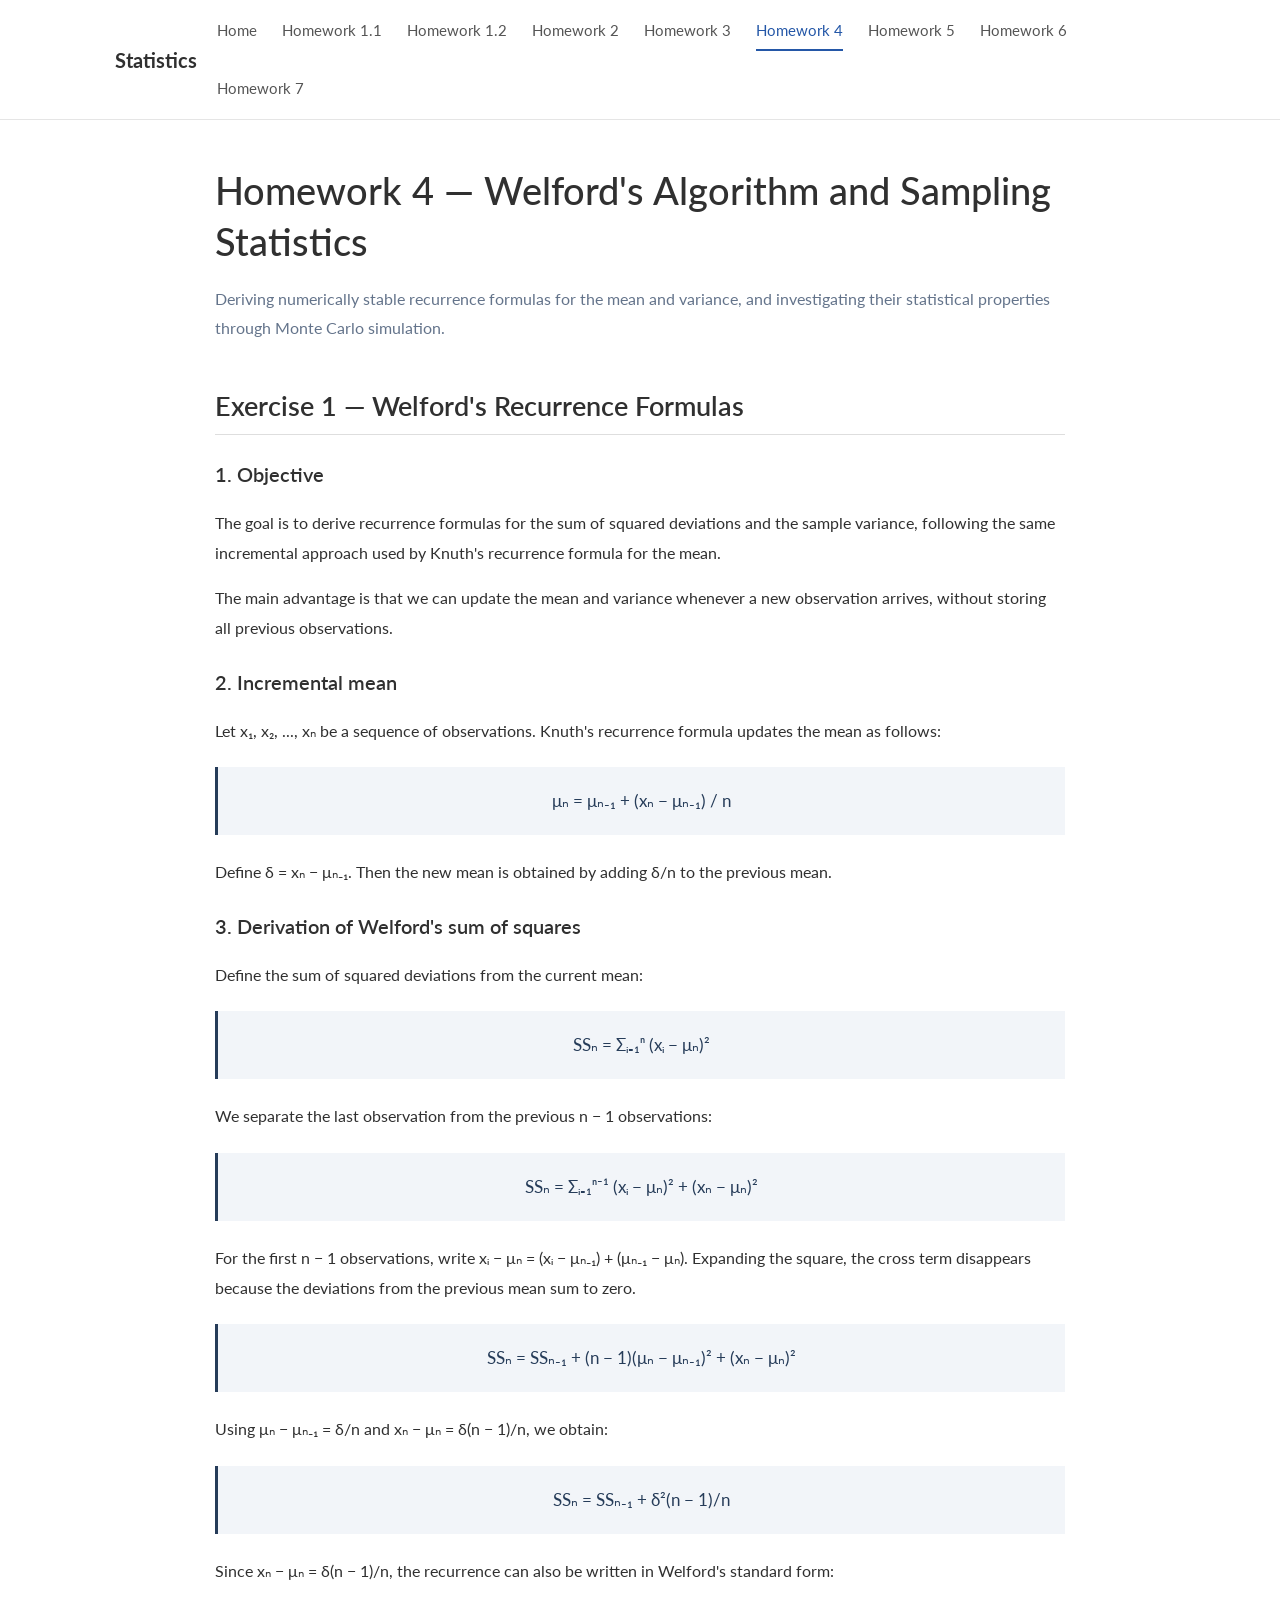
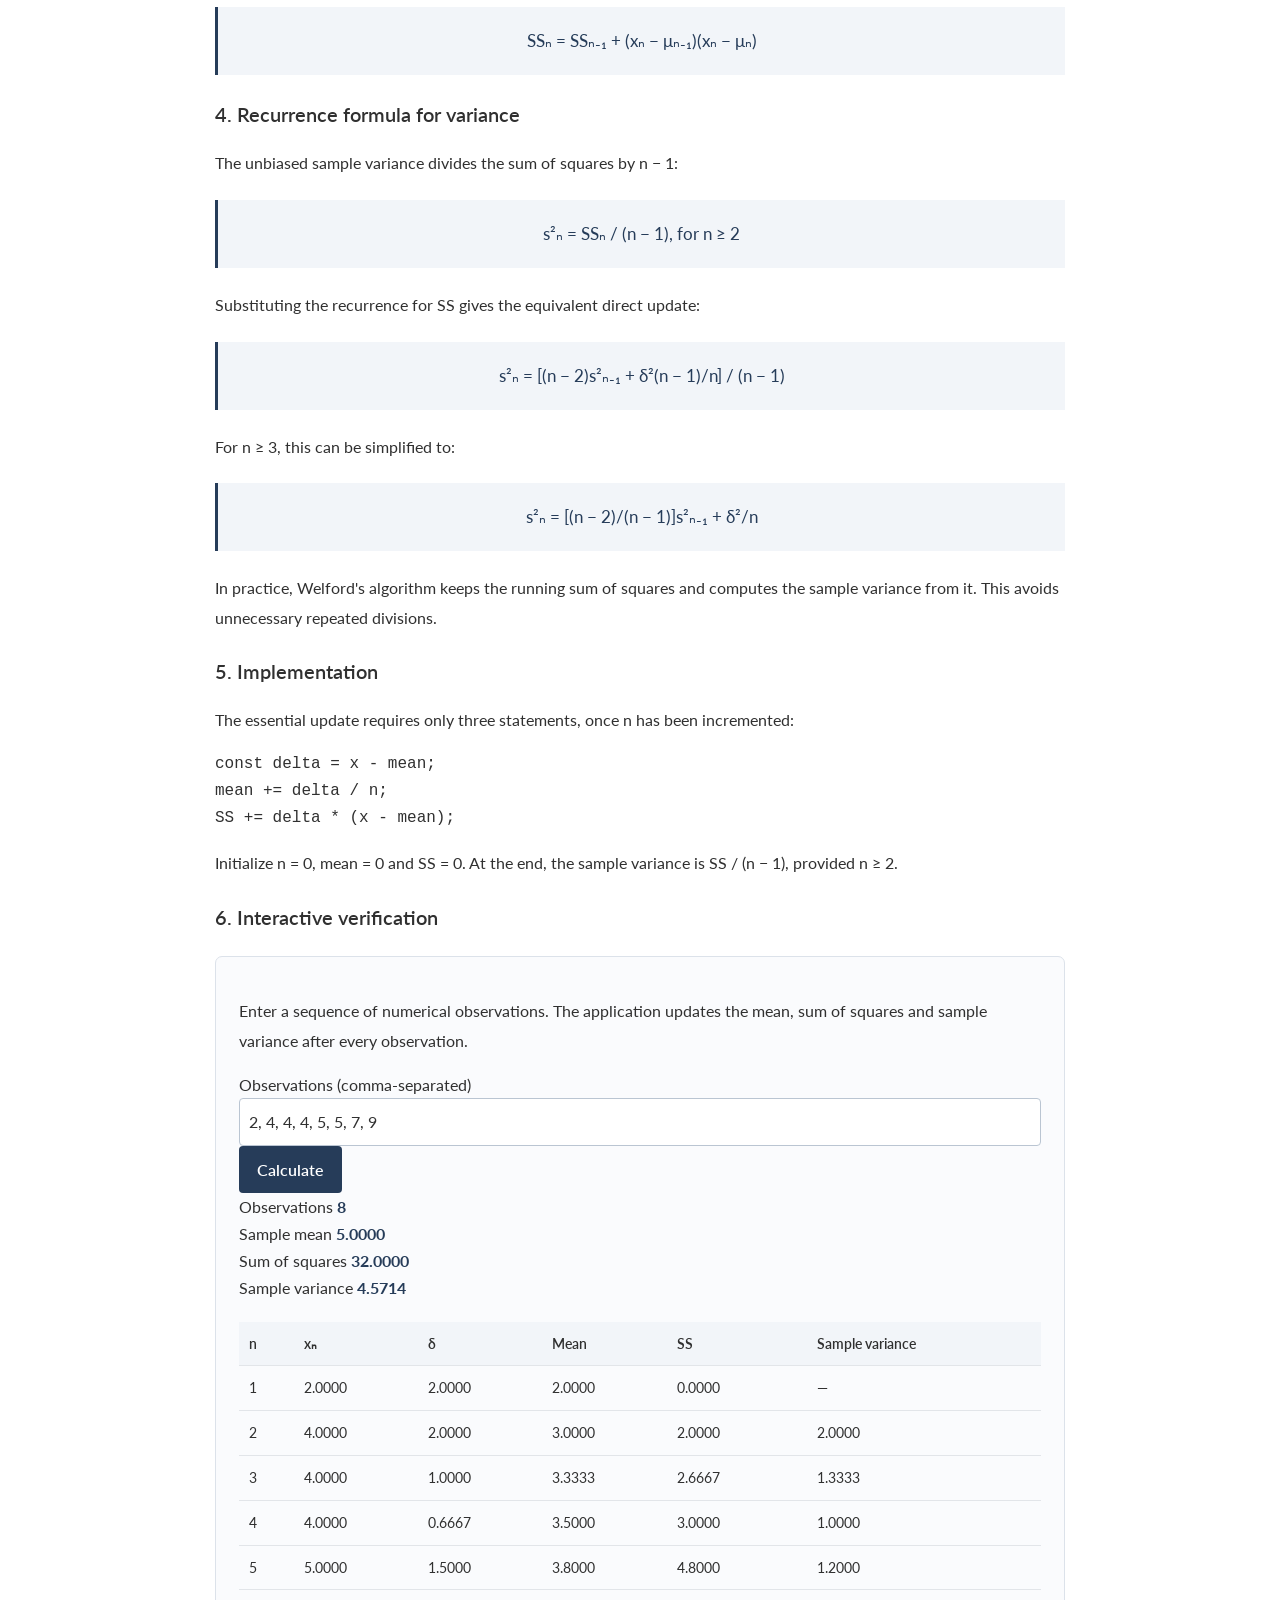
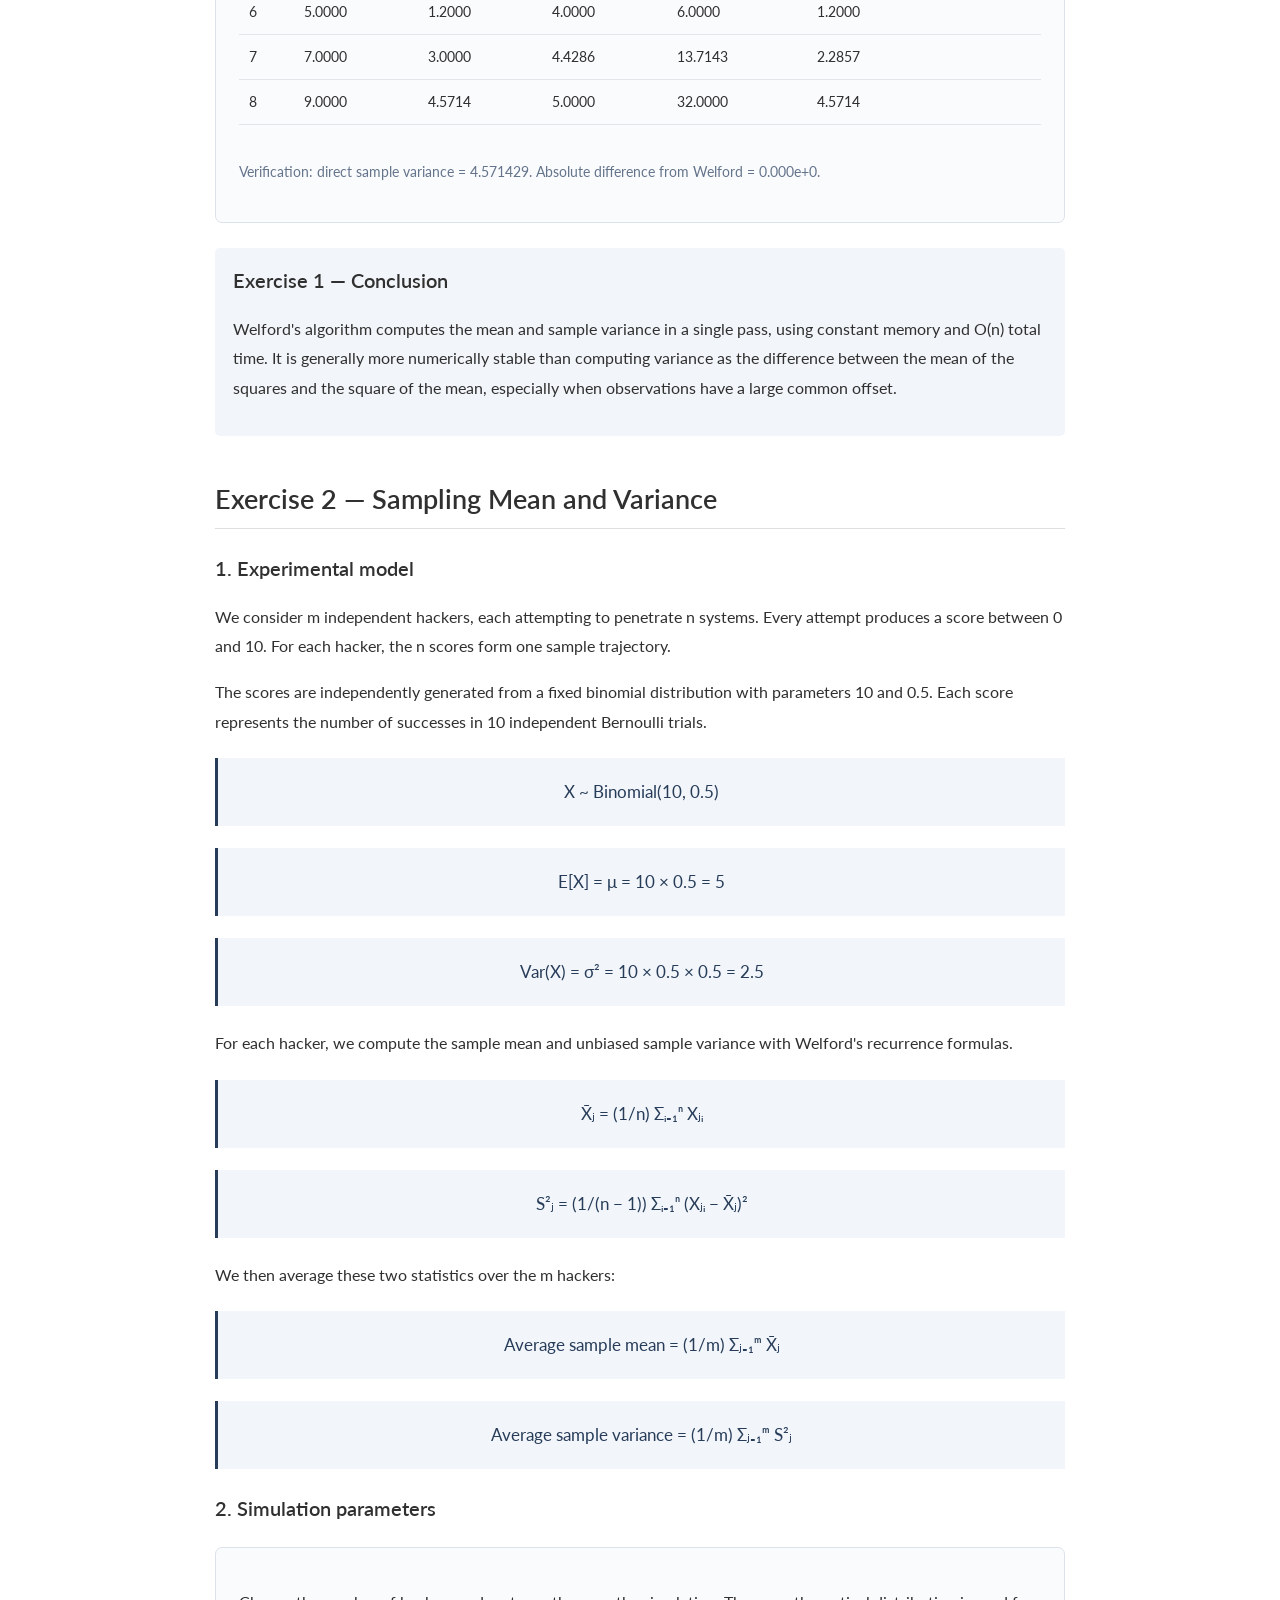
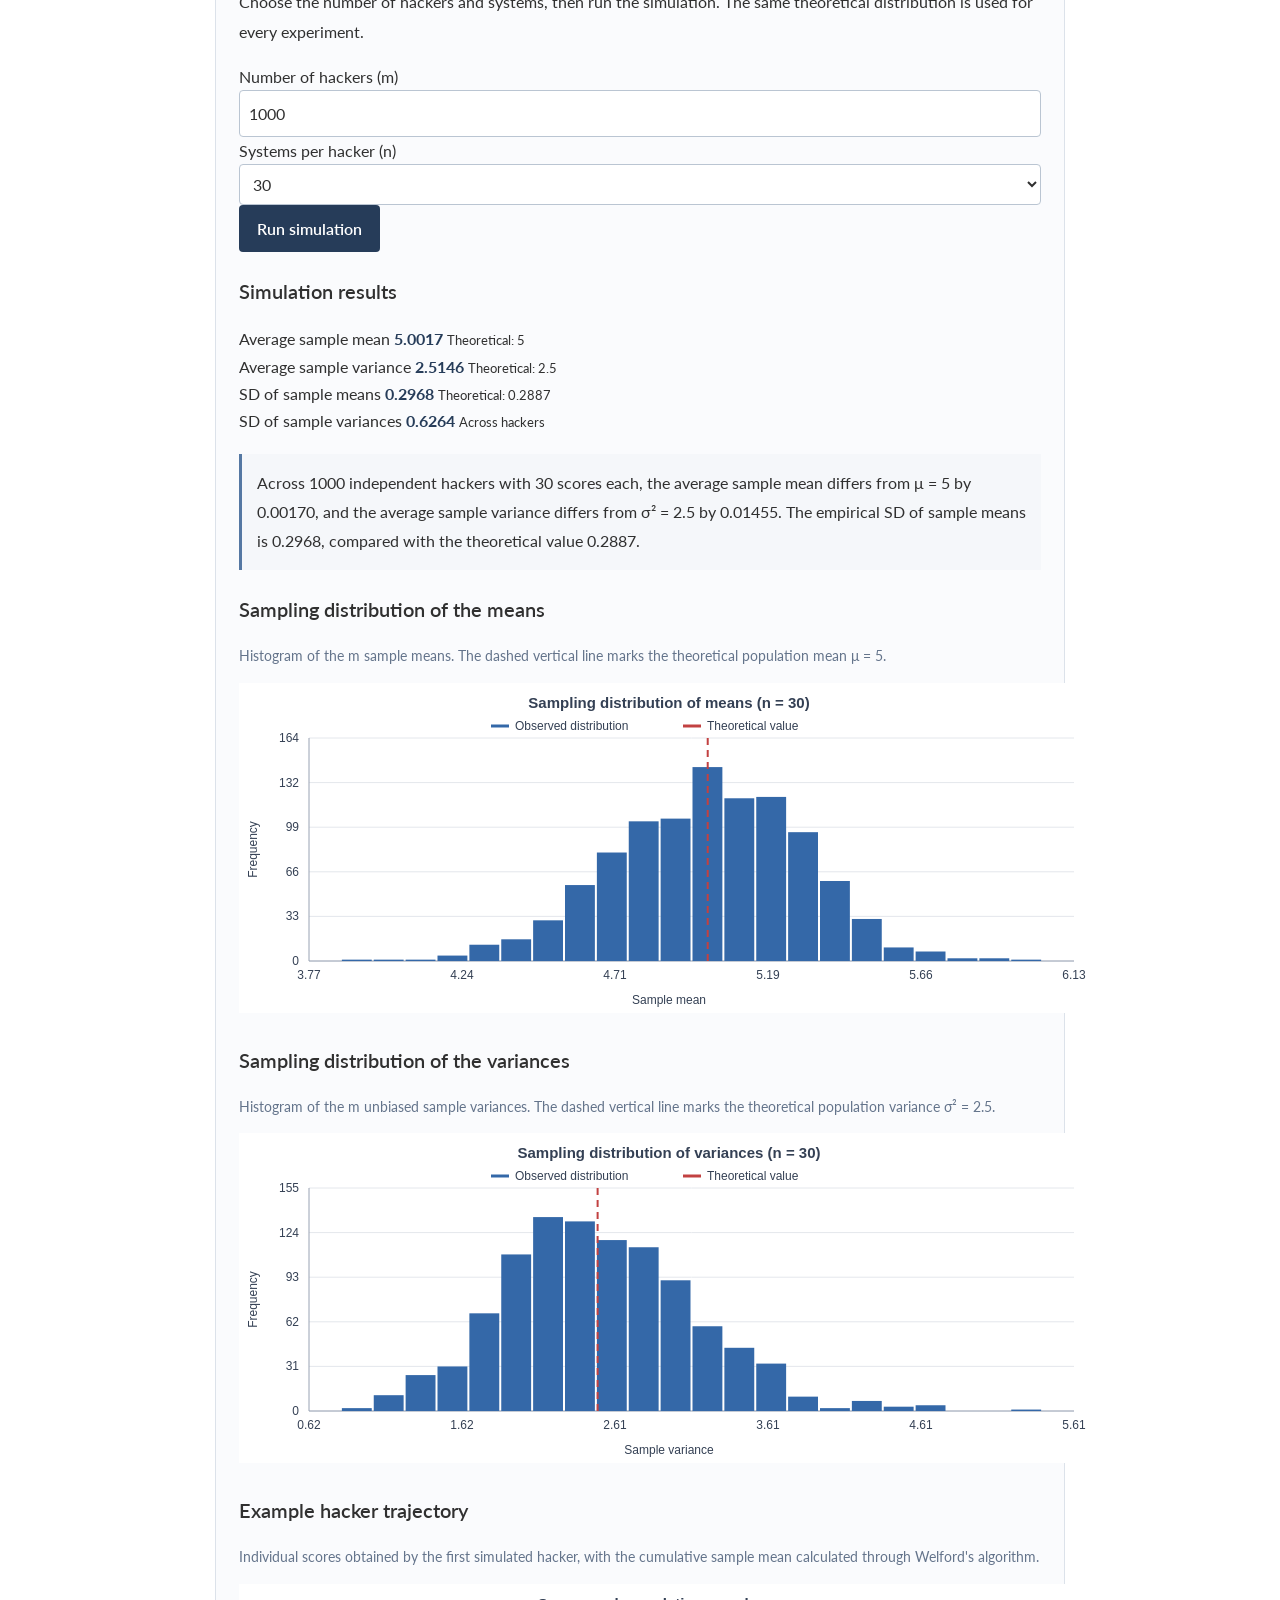
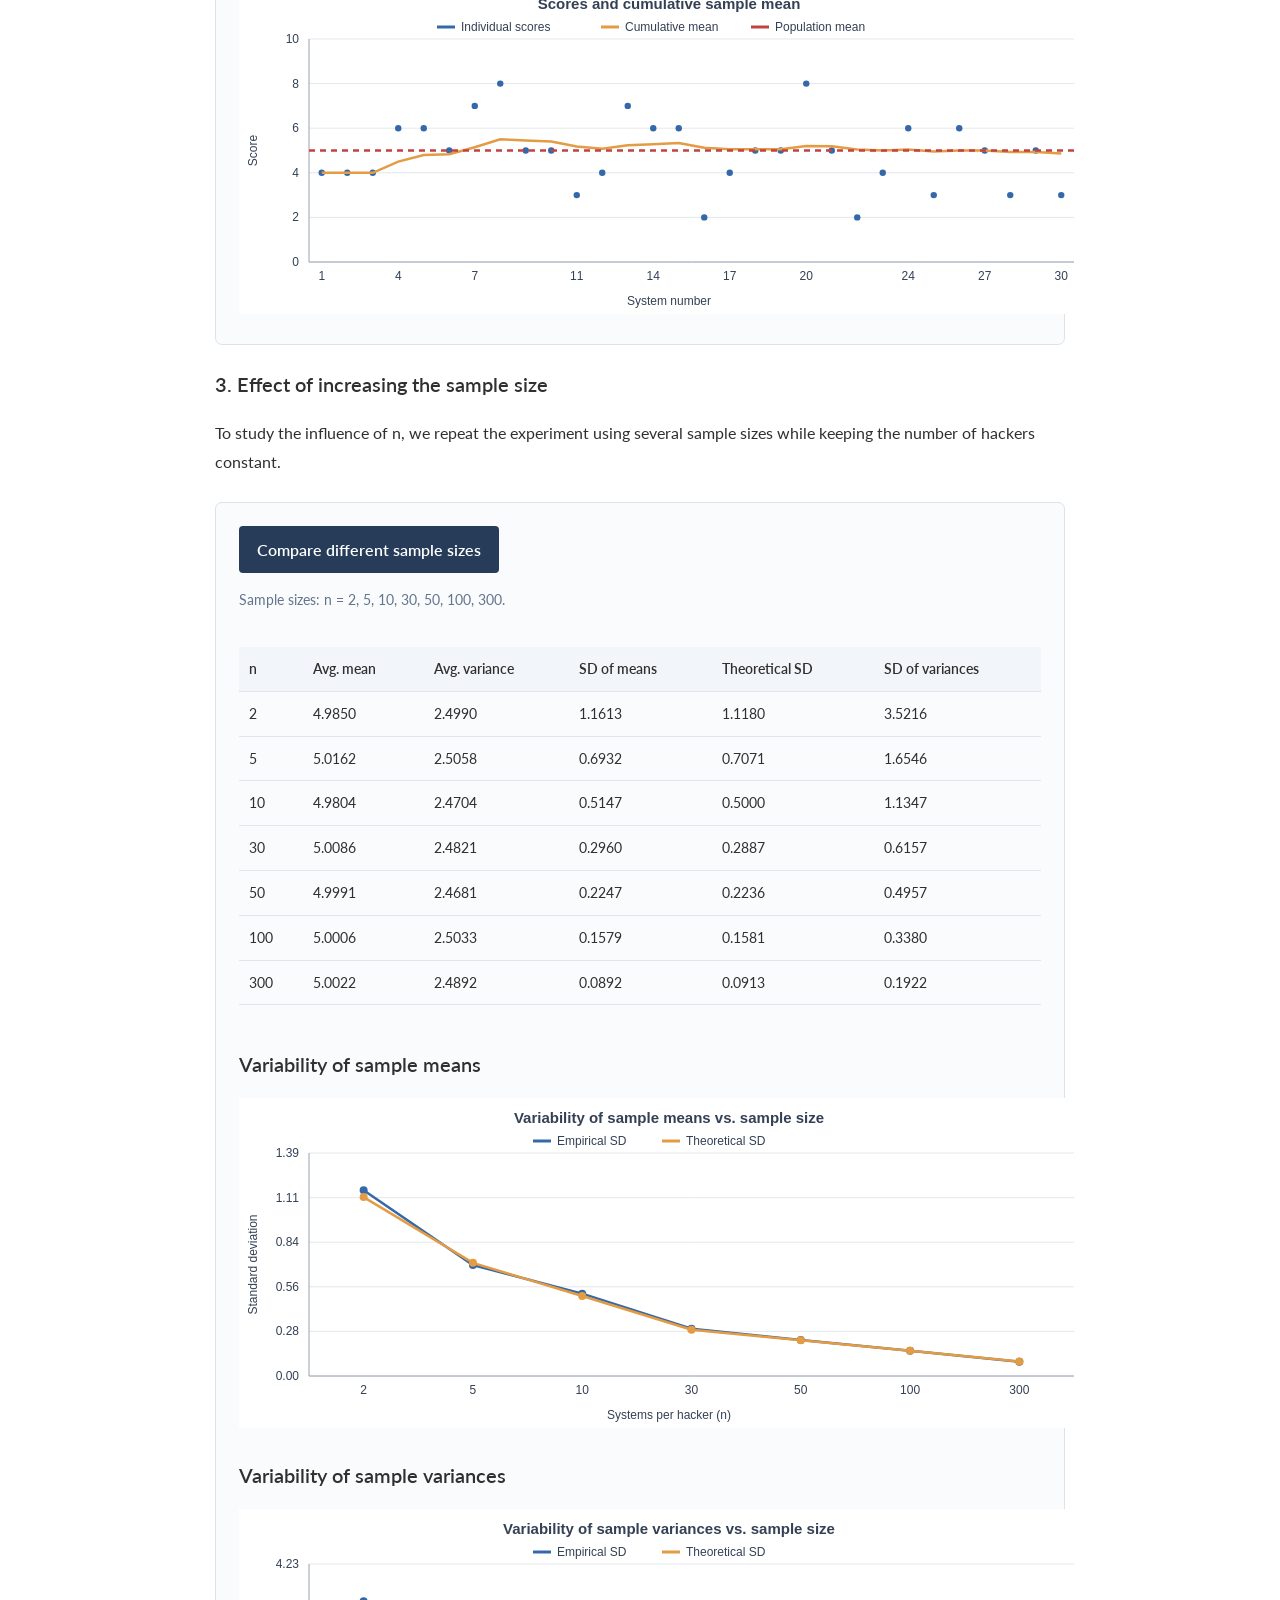
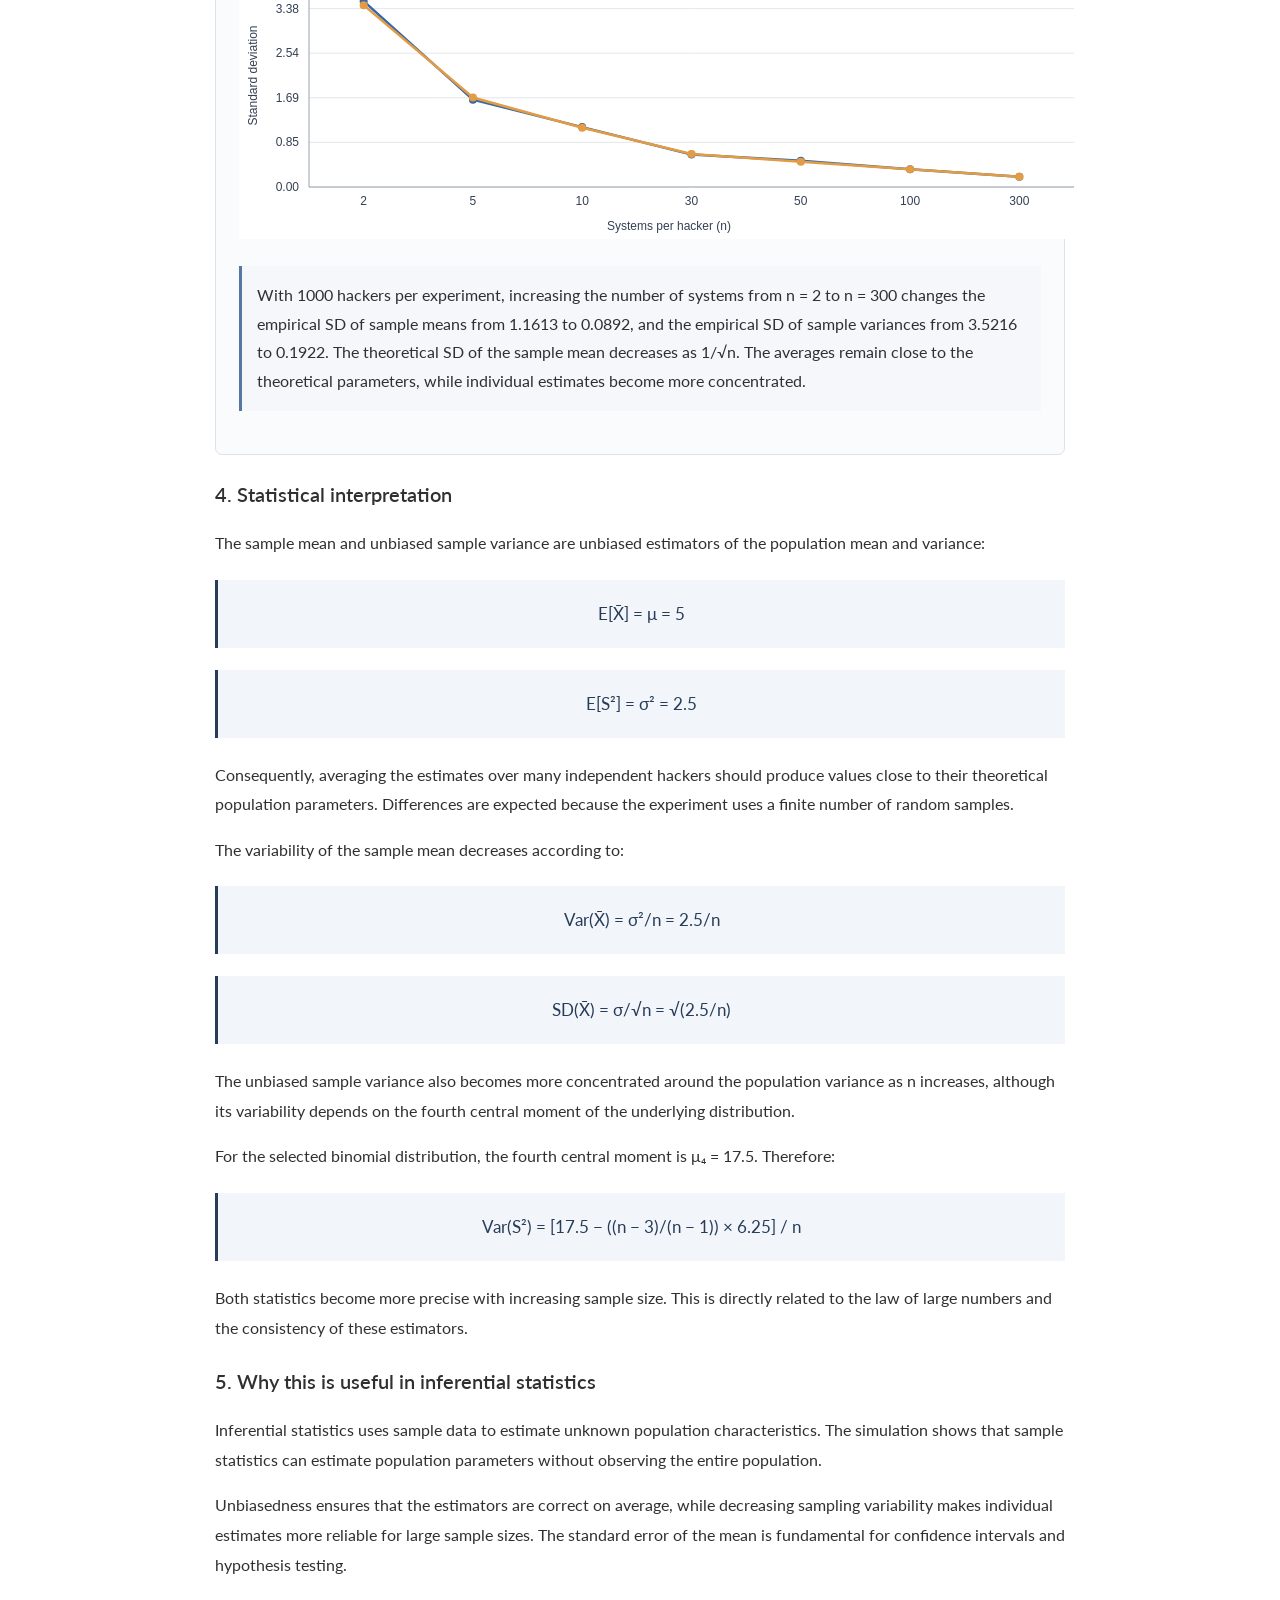
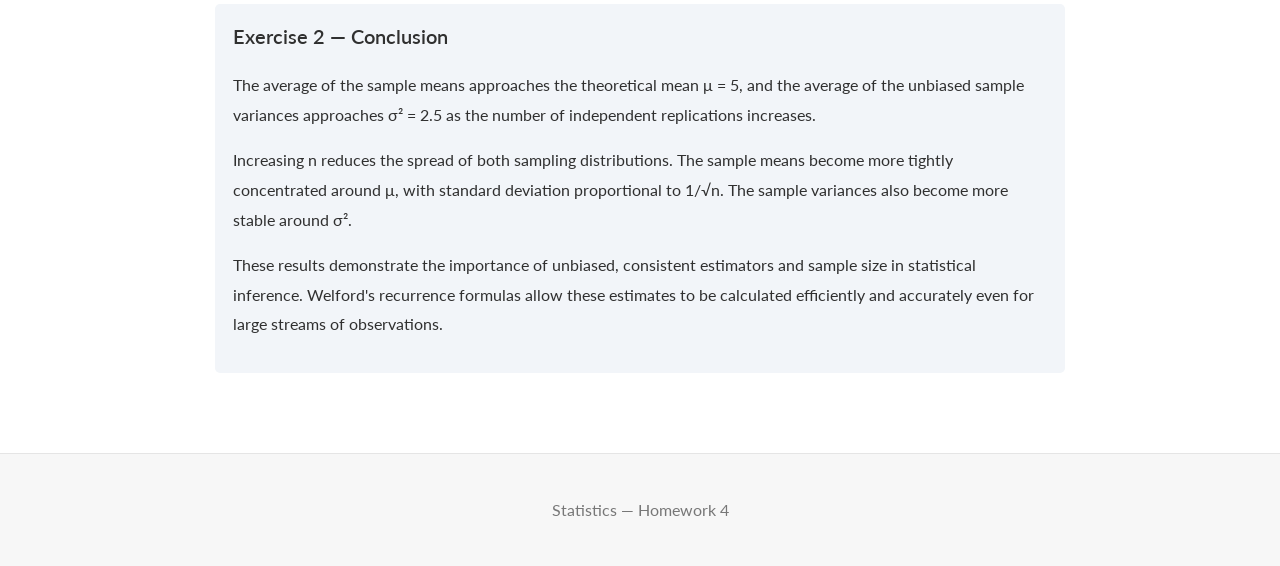
<file: homework-4.html>
<!DOCTYPE html>
<html lang="en">
<head>
  <meta charset="UTF-8">
  <meta name="viewport" content="width=device-width, initial-scale=1.0">
  <meta name="description" content="Statistics Homework 4 - Welford's recurrence formulas, sampling mean and variance.">
  <title>Homework 4 | Statistics</title>
  <link rel="stylesheet" href="assets/style.css">
  <script src="assets/js/homework-4.js" defer></script>
</head>

<body class="page-homework-4">

  <header>
    <nav>
      <a href="index.html" class="logo">Statistics</a>
      <div class="nav-links">
        <a href="index.html">Home</a>
        <a href="homework-1.html">Homework 1.1</a>
        <a href="homework-2.html">Homework 1.2</a>
        <a href="homework-2true.html">Homework 2</a>
        <a href="homework-3.html">Homework 3</a>
        <a href="homework-4.html" class="active" aria-current="page">Homework 4</a>
        <a href="homework-5.html">Homework 5</a>
        <a href="homework-6.html">Homework 6</a>
        <a href="homework-7.html">Homework 7</a>
      </div>
    </nav>
  </header>

  <main class="hw-main">

    <h1>Homework 4 — Welford's Algorithm and Sampling Statistics</h1>

    <p class="hw-subtitle">
      Deriving numerically stable recurrence formulas for the mean and variance,
      and investigating their statistical properties through Monte Carlo simulation.
    </p>

    <section>
      <h2>Exercise 1 — Welford's Recurrence Formulas</h2>

      <h3>1. Objective</h3>
      <p>
        The goal is to derive recurrence formulas for the sum of squared deviations
        and the sample variance, following the same incremental approach used by
        Knuth's recurrence formula for the mean.
      </p>

      <p>
        The main advantage is that we can update the mean and variance whenever a
        new observation arrives, without storing all previous observations.
      </p>

      <h3>2. Incremental mean</h3>

      <p>
        Let x₁, x₂, ..., xₙ be a sequence of observations. Knuth's recurrence
        formula updates the mean as follows:
      </p>

      <div class="hw-formula">
        μₙ = μₙ₋₁ + (xₙ − μₙ₋₁) / n
      </div>

      <p>
        Define δ = xₙ − μₙ₋₁. Then the new mean is obtained by adding
        δ/n to the previous mean.
      </p>

      <h3>3. Derivation of Welford's sum of squares</h3>

      <p>
        Define the sum of squared deviations from the current mean:
      </p>

      <div class="hw-formula">
        SSₙ = Σᵢ₌₁ⁿ (xᵢ − μₙ)²
      </div>

      <p>
        We separate the last observation from the previous n − 1 observations:
      </p>

      <div class="hw-formula">
        SSₙ = Σᵢ₌₁ⁿ⁻¹ (xᵢ − μₙ)² + (xₙ − μₙ)²
      </div>

      <p>
        For the first n − 1 observations, write
        xᵢ − μₙ = (xᵢ − μₙ₋₁) + (μₙ₋₁ − μₙ).
        Expanding the square, the cross term disappears because the deviations
        from the previous mean sum to zero.
      </p>

      <div class="hw-formula">
        SSₙ = SSₙ₋₁ + (n − 1)(μₙ − μₙ₋₁)²
        + (xₙ − μₙ)²
      </div>

      <p>
        Using μₙ − μₙ₋₁ = δ/n and xₙ − μₙ = δ(n − 1)/n,
        we obtain:
      </p>

      <div class="hw-formula">
        SSₙ = SSₙ₋₁ + δ²(n − 1)/n
      </div>

      <p>
        Since xₙ − μₙ = δ(n − 1)/n, the recurrence can also be
        written in Welford's standard form:
      </p>

      <div class="hw-formula">
        SSₙ = SSₙ₋₁ + (xₙ − μₙ₋₁)(xₙ − μₙ)
      </div>

      <h3>4. Recurrence formula for variance</h3>

      <p>
        The unbiased sample variance divides the sum of squares by n − 1:
      </p>

      <div class="hw-formula">
        s²ₙ = SSₙ / (n − 1), for n ≥ 2
      </div>

      <p>
        Substituting the recurrence for SS gives the equivalent direct update:
      </p>

      <div class="hw-formula">
        s²ₙ = [(n − 2)s²ₙ₋₁ + δ²(n − 1)/n] / (n − 1)
      </div>

      <p>
        For n ≥ 3, this can be simplified to:
      </p>

      <div class="hw-formula">
        s²ₙ = [(n − 2)/(n − 1)]s²ₙ₋₁ + δ²/n
      </div>

      <p>
        In practice, Welford's algorithm keeps the running sum of squares
        and computes the sample variance from it. This avoids unnecessary
        repeated divisions.
      </p>

      <h3>5. Implementation</h3>

      <p>
        The essential update requires only three statements, once n has
        been incremented:
      </p>

      <pre class="hw-code"><code>const delta = x - mean;
mean += delta / n;
SS += delta * (x - mean);</code></pre>

      <p>
        Initialize n = 0, mean = 0 and SS = 0. At the end, the sample
        variance is SS / (n − 1), provided n ≥ 2.
      </p>

      <h3>6. Interactive verification</h3>

      <div class="hw-experiment">
        <p>
          Enter a sequence of numerical observations. The application
          updates the mean, sum of squares and sample variance after
          every observation.
        </p>

        <div class="hw-controls">
          <label class="hw-field hw-field-wide">
            <span>Observations (comma-separated)</span>
            <input
              id="welford-values"
              class="hw-input"
              type="text"
              value="2, 4, 4, 4, 5, 5, 7, 9"
            >
          </label>

          <button id="welford-run" class="hw-button" type="button">
            Calculate
          </button>
        </div>

        <div id="welford-error" class="hw-error" role="alert"></div>

        <div class="hw4-stats">
          <div class="hw4-stat">
            <span>Observations</span>
            <strong id="welford-count">—</strong>
          </div>
          <div class="hw4-stat">
            <span>Sample mean</span>
            <strong id="welford-mean">—</strong>
          </div>
          <div class="hw4-stat">
            <span>Sum of squares</span>
            <strong id="welford-ss">—</strong>
          </div>
          <div class="hw4-stat">
            <span>Sample variance</span>
            <strong id="welford-variance">—</strong>
          </div>
        </div>

        <div class="hw-table-wrap">
          <table class="hw-table">
            <thead>
              <tr>
                <th>n</th>
                <th>xₙ</th>
                <th>δ</th>
                <th>Mean</th>
                <th>SS</th>
                <th>Sample variance</th>
              </tr>
            </thead>
            <tbody id="welford-rows"></tbody>
          </table>
        </div>

        <p id="welford-check" class="hw-small"></p>
      </div>

      <div class="hw-conclusion">
        <h3>Exercise 1 — Conclusion</h3>
        <p>
          Welford's algorithm computes the mean and sample variance in a
          single pass, using constant memory and O(n) total time.
          It is generally more numerically stable than computing variance
          as the difference between the mean of the squares and the
          square of the mean, especially when observations have a large
          common offset.
        </p>
      </div>
    </section>

    <section>
      <h2>Exercise 2 — Sampling Mean and Variance</h2>

      <h3>1. Experimental model</h3>

      <p>
        We consider m independent hackers, each attempting to penetrate n
        systems. Every attempt produces a score between 0 and 10.
        For each hacker, the n scores form one sample trajectory.
      </p>

      <p>
        The scores are independently generated from a fixed binomial
        distribution with parameters 10 and 0.5.
        Each score represents the number of successes in 10 independent
        Bernoulli trials.
      </p>

      <div class="hw-formula">
        X ~ Binomial(10, 0.5)
      </div>

      <div class="hw-formula">
        E[X] = μ = 10 × 0.5 = 5
      </div>

      <div class="hw-formula">
        Var(X) = σ² = 10 × 0.5 × 0.5 = 2.5
      </div>

      <p>
        For each hacker, we compute the sample mean and unbiased sample
        variance with Welford's recurrence formulas.
      </p>

      <div class="hw-formula">
        X̄ⱼ = (1/n) Σᵢ₌₁ⁿ Xⱼᵢ
      </div>

      <div class="hw-formula">
        S²ⱼ = (1/(n − 1)) Σᵢ₌₁ⁿ (Xⱼᵢ − X̄ⱼ)²
      </div>

      <p>
        We then average these two statistics over the m hackers:
      </p>

      <div class="hw-formula">
        Average sample mean = (1/m) Σⱼ₌₁ᵐ X̄ⱼ
      </div>

      <div class="hw-formula">
        Average sample variance = (1/m) Σⱼ₌₁ᵐ S²ⱼ
      </div>

      <h3>2. Simulation parameters</h3>

      <div class="hw-experiment">
        <p>
          Choose the number of hackers and systems, then run the simulation.
          The same theoretical distribution is used for every experiment.
        </p>

        <div class="hw-controls">
          <label class="hw-field">
            <span>Number of hackers (m)</span>
            <input
              id="sim-hackers"
              class="hw-input"
              type="number"
              min="10"
              max="10000"
              step="10"
              value="1000"
            >
          </label>

          <label class="hw-field">
            <span>Systems per hacker (n)</span>
            <select id="sim-systems" class="hw-input">
              <option value="2">2</option>
              <option value="5">5</option>
              <option value="10">10</option>
              <option value="30" selected>30</option>
              <option value="50">50</option>
              <option value="100">100</option>
              <option value="300">300</option>
            </select>
          </label>

          <button id="sim-run" class="hw-button" type="button">
            Run simulation
          </button>
        </div>

        <div id="sim-error" class="hw-error" role="alert"></div>

        <h3>Simulation results</h3>

        <div class="hw4-stats">
          <div class="hw4-stat">
            <span>Average sample mean</span>
            <strong id="sim-mean">—</strong>
            <small>Theoretical: 5</small>
          </div>
          <div class="hw4-stat">
            <span>Average sample variance</span>
            <strong id="sim-variance">—</strong>
            <small>Theoretical: 2.5</small>
          </div>
          <div class="hw4-stat">
            <span>SD of sample means</span>
            <strong id="sim-mean-sd">—</strong>
            <small id="sim-mean-sd-theory">Theoretical: —</small>
          </div>
          <div class="hw4-stat">
            <span>SD of sample variances</span>
            <strong id="sim-variance-sd">—</strong>
            <small>Across hackers</small>
          </div>
        </div>

        <div id="sim-comparison" class="hw-output" aria-live="polite"></div>

        <h3>Sampling distribution of the means</h3>
        <p class="hw-small">
          Histogram of the m sample means. The dashed vertical line
          marks the theoretical population mean μ = 5.
        </p>

        <div class="hw4-plot">
          <canvas id="sim-mean-chart" width="860" height="330"></canvas>
        </div>

        <h3>Sampling distribution of the variances</h3>
        <p class="hw-small">
          Histogram of the m unbiased sample variances. The dashed vertical
          line marks the theoretical population variance σ² = 2.5.
        </p>

        <div class="hw4-plot">
          <canvas id="sim-variance-chart" width="860" height="330"></canvas>
        </div>

        <h3>Example hacker trajectory</h3>
        <p class="hw-small">
          Individual scores obtained by the first simulated hacker,
          with the cumulative sample mean calculated through Welford's algorithm.
        </p>

        <div class="hw4-plot">
          <canvas id="sim-trajectory-chart" width="860" height="330"></canvas>
        </div>
      </div>

      <h3>3. Effect of increasing the sample size</h3>

      <p>
        To study the influence of n, we repeat the experiment using several
        sample sizes while keeping the number of hackers constant.
      </p>

      <div class="hw-experiment">
        <div class="hw-controls">
          <button id="sim-compare" class="hw-button" type="button">
            Compare different sample sizes
          </button>
        </div>

        <p class="hw-small">
          Sample sizes: n = 2, 5, 10, 30, 50, 100, 300.
        </p>

        <div class="hw-table-wrap">
          <table class="hw-table">
            <thead>
              <tr>
                <th>n</th>
                <th>Avg. mean</th>
                <th>Avg. variance</th>
                <th>SD of means</th>
                <th>Theoretical SD</th>
                <th>SD of variances</th>
              </tr>
            </thead>
            <tbody id="sim-comparison-rows"></tbody>
          </table>
        </div>

        <h3>Variability of sample means</h3>
        <div class="hw4-plot">
          <canvas id="sim-mean-sd-chart" width="860" height="330"></canvas>
        </div>

        <h3>Variability of sample variances</h3>
        <div class="hw4-plot">
          <canvas id="sim-variance-sd-chart" width="860" height="330"></canvas>
        </div>

        <p id="sim-size-summary" class="hw-output"></p>
      </div>

      <h3>4. Statistical interpretation</h3>

      <p>
        The sample mean and unbiased sample variance are unbiased
        estimators of the population mean and variance:
      </p>

      <div class="hw-formula">
        E[X̄] = μ = 5
      </div>

      <div class="hw-formula">
        E[S²] = σ² = 2.5
      </div>

      <p>
        Consequently, averaging the estimates over many independent hackers
        should produce values close to their theoretical population parameters.
        Differences are expected because the experiment uses a finite
        number of random samples.
      </p>

      <p>
        The variability of the sample mean decreases according to:
      </p>

      <div class="hw-formula">
        Var(X̄) = σ²/n = 2.5/n
      </div>

      <div class="hw-formula">
        SD(X̄) = σ/√n = √(2.5/n)
      </div>

      <p>
        The unbiased sample variance also becomes more concentrated around
        the population variance as n increases, although its variability
        depends on the fourth central moment of the underlying distribution.
      </p>

      <p>
        For the selected binomial distribution, the fourth central
        moment is μ₄ = 17.5. Therefore:
      </p>

      <div class="hw-formula">
        Var(S²) = [17.5 − ((n − 3)/(n − 1)) × 6.25] / n
      </div>

      <p>
        Both statistics become more precise with increasing sample size.
        This is directly related to the law of large numbers and the
        consistency of these estimators.
      </p>

      <h3>5. Why this is useful in inferential statistics</h3>

      <p>
        Inferential statistics uses sample data to estimate unknown
        population characteristics. The simulation shows that sample
        statistics can estimate population parameters without observing
        the entire population.
      </p>

      <p>
        Unbiasedness ensures that the estimators are correct on average,
        while decreasing sampling variability makes individual estimates
        more reliable for large sample sizes.
        The standard error of the mean is fundamental for confidence
        intervals and hypothesis testing.
      </p>

      <div class="hw-conclusion">
        <h3>Exercise 2 — Conclusion</h3>

        <p>
          The average of the sample means approaches the theoretical
          mean μ = 5, and the average of the unbiased sample variances
          approaches σ² = 2.5 as the number of independent replications
          increases.
        </p>

        <p>
          Increasing n reduces the spread of both sampling distributions.
          The sample means become more tightly concentrated around μ,
          with standard deviation proportional to 1/√n.
          The sample variances also become more stable around σ².
        </p>

        <p>
          These results demonstrate the importance of unbiased,
          consistent estimators and sample size in statistical inference.
          Welford's recurrence formulas allow these estimates to be
          calculated efficiently and accurately even for large streams
          of observations.
        </p>
      </div>
    </section>

  </main>

  <footer>
    <p>Statistics — Homework 4</p>
  </footer>

</body>
</html>
</file>
<file: assets/style.css>
@import url('https://fonts.googleapis.com/css2?family=Lato:wght@400;500;600;700&display=swap');

/* GENERAL */

* {
    box-sizing: border-box;
}

body {
    margin: 0;
    font-family: 'Lato', Arial, sans-serif;
    font-size: 16px;
    font-weight: 400;
    color: #303030;
    background: #ffffff;
    line-height: 1.7;
}

/* NAVIGATION */

header {
    border-bottom: 1px solid #e5e5e5;
}

nav {
    max-width: 1100px;
    margin: auto;
    padding: 18px 25px;
    display: flex;
    justify-content: space-between;
    align-items: center;
    gap: 20px;
}

.logo {
    font-size: 20px;
    font-weight: 700;
    color: #303030;
    text-decoration: none;
}

.nav-links {
    display: flex;
    gap: 25px;
    flex-wrap: wrap;
}

.nav-links a {
    font-size: 15px;
    font-weight: 400;
    color: #555555;
    text-decoration: none;
}

.nav-links a:hover,
.nav-links a.active {
    color: #2457a7;
}

.nav-links a.active {
    border-bottom: 2px solid #2457a7;
    padding-bottom: 5px;
}

/* BANNER */

.banner {
    background: #263c59;
    color: white;
    text-align: center;
    padding: 64px 20px;
}

.banner h1 {
    margin: 0;
    font-size: clamp(36px, 5vw, 52px);
    font-weight: 400;
    letter-spacing: 0.3px;
}

.banner p {
    margin: 8px 0 0;
    color: #d9e2ed;
    font-size: 17px;
    font-weight: 400;
}

/* MAIN CONTENT */

main {
    max-width: 900px;
    margin: 50px auto 75px;
    padding: 0 25px;
}

h1, h2, h3 {
    font-family: 'Lato', Arial, sans-serif;
    color: inherit;
}

h2 {
    font-size: 27px;
    font-weight: 600;
    margin: 36px 0 15px;
    line-height: 1.35;
}

h3 {
    font-size: 20px;
    font-weight: 600;
    line-height: 1.4;
}

p {
    font-size: 16px;
    font-weight: 400;
    line-height: 1.85;
}

a {
    color: #2457a7;
}

hr {
    border: 0;
    border-top: 1px solid #dddddd;
    margin: 35px 0;
}

/* MATHEMATICAL FORMULAS */

.formula {
    background: #f4f6fa;
    padding: 14px 18px;
    text-align: center;
    border-left: 3px solid #263c59;
    font-size: 19px;
    font-weight: 500;
    margin: 20px 0;
}

/* INTERACTIVE EXPERIMENT */

.experiment {
    background: #fafbfc;
    border: 1px solid #e1e5eb;
    border-radius: 6px;
    padding: 23px;
    margin: 20px 0;
}

.experiment label {
    font-weight: 600;
}

.experiment input {
    font-family: inherit;
    font-size: 16px;
    width: 90px;
    padding: 8px;
    border: 1px solid #ccd3dc;
    border-radius: 4px;
    margin: 0 12px;
}

.experiment button {
    font-family: inherit;
    font-size: 15px;
    font-weight: 600;
    background: #263c59;
    border: 0;
    border-radius: 4px;
    color: white;
    padding: 9px 17px;
    cursor: pointer;
}

.experiment button:hover {
    background: #365879;
}

.output {
    margin-top: 18px;
    padding: 12px;
    background: #eaf0f8;
    font-size: 19px;
    font-weight: 600;
}

/* TABLES */

.scroll {
    overflow-x: auto;
}

table {
    border-collapse: collapse;
    width: 100%;
    margin: 15px 0;
    font-size: 15px;
}

th, td {
    border-bottom: 1px solid #dddddd;
    padding: 9px 12px;
    text-align: left;
}

th {
    background: #f3f5f8;
    font-weight: 600;
}

/* STATISTICAL CHARTS */

.chart-row {
    display: flex;
    gap: 12px;
    align-items: center;
    margin: 7px 0;
    font-size: 14px;
}

.chart-row span:first-child {
    width: 35px;
}

.track {
    background: #ecf0f4;
    height: 16px;
    flex: 1;
}

.fill {
    height: 100%;
    background: #5279a7;
}

/* ADDITIONAL TEXT */

.minor {
    font-size: 14px;
    color: #666666;
}

.error {
    color: #a32222;
}

/* FOOTER */

footer {
    text-align: center;
    color: #777777;
    font-size: 13px;
    font-weight: 400;
    padding: 25px;
    border-top: 1px solid #e5e5e5;
    background: #f7f7f7;
}

/* RESPONSIVE DESIGN */

@media (max-width: 600px) {

    nav {
        flex-direction: column;
        gap: 12px;
    }

    .nav-links {
        justify-content: center;
        gap: 17px;
    }

    main {
        margin-top: 30px;
    }

    h2 {
        font-size: 24px;
    }

    p {
        font-size: 15px;
    }

    .experiment {
        padding: 15px;
    }
}



/* ===== Styles originally from homework-1.html (scoped for exact appearance) ===== */


/* Homework 1: additional page styling */



body.page-homework-1 .hw-main {
  max-width: 900px;
  margin: 45px auto 80px;
  padding: 0 25px;
}



body.page-homework-1 .hw-main h1 {
  font-size: 38px;
  font-weight: 500;
  margin-bottom: 8px;
}



body.page-homework-1 .hw-main h2 {
  margin-top: 45px;
  padding-bottom: 9px;
  border-bottom: 1px solid #dedede;
}



body.page-homework-1 .hw-main h3 {
  margin-top: 30px;
}



body.page-homework-1 .hw-main p {
  line-height: 1.85;
}



body.page-homework-1 .hw-subtitle {
  color: #64748b;
}



body.page-homework-1 .hw-formula {
  text-align: center;
  background: #f2f5f9;
  border-radius: 5px;
  padding: 17px;
  margin: 22px 0;
  font-size: 20px;
  color: #263c59;
}



body.page-homework-1 .hw-experiment {
  border: 1px solid #dce2ea;
  border-radius: 7px;
  padding: 23px;
  margin: 25px 0;
  background: #fafbfd;
}



body.page-homework-1 .hw-controls {
  display: flex;
  gap: 12px;
  flex-wrap: wrap;
  align-items: center;
  margin: 20px 0;
}



body.page-homework-1 .hw-controls input {
  width: 85px;
  padding: 9px;
  font: inherit;
  border: 1px solid #bfc8d4;
  border-radius: 4px;
}



body.page-homework-1 .hw-button {
  padding: 10px 17px;
  background: #263c59;
  color: white;
  border: none;
  border-radius: 4px;
  font: inherit;
  cursor: pointer;
}



body.page-homework-1 .hw-button:hover {
  background: #3b5c81;
}



body.page-homework-1 .hw-button:disabled {
  opacity: .45;
  cursor: not-allowed;
}



body.page-homework-1 .hw-secondary {
  background: white;
  color: #263c59;
  border: 1px solid #aebdce;
}



body.page-homework-1 .hw-secondary:hover {
  background: #edf1f6;
}



body.page-homework-1 .hw-result {
  margin: 22px 0 8px;
  padding: 17px;
  text-align: center;
  font-size: 21px;
  color: #203d61;
  background: #eaf0f8;
  border-radius: 5px;
}



body.page-homework-1 .hw-small {
  color: #64748b;
  font-size: 14px;
}



body.page-homework-1 .hw-table-wrap {
  overflow-x: auto;
}



body.page-homework-1 .hw-table {
  width: 100%;
  border-collapse: collapse;
  margin: 20px 0;
  font-size: 15px;
}



body.page-homework-1 .hw-table th, body.page-homework-1 .hw-table td {
  padding: 10px 12px;
  border-bottom: 1px solid #e2e5e9;
  text-align: left;
}



body.page-homework-1 .hw-table th {
  background: #f2f5f9;
}



body.page-homework-1 .hw-table tr.highlight {
  background: #eaf0f8;
  font-weight: 600;
}



body.page-homework-1 .hw-animation {
  margin: 25px 0;
  border: 1px solid #dce2ea;
  border-radius: 7px;
  padding: 20px;
  background: white;
}



body.page-homework-1 .hw-animation svg {
  display: block;
  width: 100%;
  max-width: 440px;
  margin: 10px auto;
}



body.page-homework-1 .hw-animation-info {
  text-align: center;
  margin-bottom: 16px;
  min-height: 30px;
  font-weight: 600;
}



body.page-homework-1 .hw-animation-controls {
  display: flex;
  justify-content: center;
  flex-wrap: wrap;
  gap: 10px;
  margin-top: 17px;
}



body.page-homework-1 .hw-legend {
  text-align: center;
  font-size: 13px;
  color: #64748b;
}



body.page-homework-1 .hw-legend span {
  margin: 0 8px;
}



body.page-homework-1 .hw-dot {
  display: inline-block;
  width: 9px;
  height: 9px;
  border-radius: 50%;
  margin-right: 5px;
}



body.page-homework-1 .hw-bars {
  margin: 18px 0 25px;
  max-width: 600px;
}



body.page-homework-1 .hw-bar-row {
  display: grid;
  grid-template-columns: 38px 1fr 35px;
  gap: 12px;
  align-items: center;
  margin: 9px 0;
  font-size: 14px;
}



body.page-homework-1 .hw-track {
  height: 18px;
  background: #edf1f6;
  border-radius: 3px;
  overflow: hidden;
}



body.page-homework-1 .hw-fill {
  height: 100%;
  background: #5578a3;
}



body.page-homework-1 .hw-stat-box {
  background: #f5f7fa;
  border-left: 3px solid #5578a3;
  padding: 12px 17px;
  margin: 17px 0;
}



body.page-homework-1 .hw-comparison {
  margin: 25px 0;
}



body.page-homework-1 .hw-comparison td:first-child {
  font-weight: 600;
}



body.page-homework-1 .hw-conclusion {
  margin-top: 25px;
  padding: 18px;
  background: #f2f5f9;
  border-radius: 5px;
}



@media  (max-width: 600px) {

  
body.page-homework-1 .hw-main {
    padding: 0 18px;
  }


  
body.page-homework-1 .hw-main h1 {
    font-size: 30px;
  }


  
body.page-homework-1 .hw-experiment, body.page-homework-1 .hw-animation {
    padding: 15px;
  }


  
body.page-homework-1 .hw-button {
    font-size: 14px;
  }


}



/* ===== Styles originally from homework-2.html (scoped for exact appearance) ===== */

  
body.page-homework-2 .hw-main {
    max-width: 900px;
    margin: 45px auto 80px;
    padding: 0 25px;
  }


  
body.page-homework-2 .hw-main h1 {
    font-size: 38px;
    font-weight: 500;
    margin-bottom: 8px;
  }


  
body.page-homework-2 .hw-main h2 {
    margin-top: 45px;
    padding-bottom: 9px;
    border-bottom: 1px solid #dedede;
  }


  
body.page-homework-2 .hw-main h3 {
    margin-top: 28px;
  }


  
body.page-homework-2 .hw-main p {
    line-height: 1.85;
  }


  
body.page-homework-2 .hw-subtitle, body.page-homework-2 .hw-small {
    color: #64748b;
  }


  
body.page-homework-2 .hw-small {
    font-size: 14px;
  }


  
body.page-homework-2 .hw-formula {
    text-align: center;
    background: #f2f5f9;
    border-radius: 5px;
    padding: 17px;
    margin: 22px 0;
    font-size: 17px;
    color: #263c59;
    overflow-wrap: anywhere;
  }


  
body.page-homework-2 .hw-experiment {
    background: #fafbfd;
    border: 1px solid #dce2ea;
    border-radius: 7px;
    padding: 23px;
    margin: 25px 0;
  }


  
body.page-homework-2 .hw-button {
    padding: 10px 18px;
    border: 0;
    border-radius: 4px;
    background: #263c59;
    color: white;
    font: inherit;
    cursor: pointer;
  }


  
body.page-homework-2 .hw-button:hover {
    background: #3b5c81;
  }


  
body.page-homework-2 .hw-button:disabled {
    opacity: .5;
    cursor: wait;
  }


  
body.page-homework-2 .hw-input {
    font: inherit;
    padding: 9px;
    border: 1px solid #bac5d2;
    border-radius: 4px;
    width: 90px;
    margin: 10px 14px 10px 0;
  }


  
body.page-homework-2 .hw-output {
    background: white;
    border: 1px solid #e2e5e9;
    padding: 13px 15px;
    margin: 12px 0;
    border-radius: 5px;
  }


  
body.page-homework-2true .hw-output strong {
    display: block;
    font-size: 14px;
    margin-bottom: 5px;
    color: #263c59;
  }


  
body.page-homework-2 .hw-output code {
    display: block;
    font-size: 13px;
    font-family: Consolas, monospace;
    overflow-wrap: anywhere;
    word-break: break-word;
    line-height: 1.7;
  }


  
body.page-homework-2 .hw-address {
    background: #eaf0f8;
  }


  
body.page-homework-2 .hw-pipeline {
    max-width: 490px;
    margin: 25px auto;
    text-align: center;
  }


  
body.page-homework-2 .hw-pipeline-item {
    padding: 13px;
    border: 1px solid #dce2ea;
    border-radius: 5px;
    background: #f7f9fc;
  }


  
body.page-homework-2 .hw-pipeline-item strong {
    display: block;
  }


  
body.page-homework-2 .hw-pipeline-item span {
    font-size: 13px;
    color: #64748b;
  }


  
body.page-homework-2 .hw-pipeline-arrow {
    color: #5578a3;
    padding: 7px 0;
    font-size: 20px;
  }


  
body.page-homework-2 .hw-table-wrap {
    overflow-x: auto;
  }


  
body.page-homework-2 .hw-table {
    border-collapse: collapse;
    width: 100%;
    margin: 20px 0;
    font-size: 14px;
  }


  
body.page-homework-2 .hw-table th, body.page-homework-2 .hw-table td {
    padding: 11px;
    border-bottom: 1px solid #e2e5e9;
    text-align: left;
    vertical-align: top;
  }


  
body.page-homework-2 .hw-table th {
    background: #f2f5f9;
  }


  
body.page-homework-2 .hw-stat {
    padding: 14px 17px;
    margin: 15px 0;
    border-left: 3px solid #5578a3;
    background: #f5f7fa;
  }


  
body.page-homework-2 .hw-conclusion {
    padding: 18px;
    background: #f2f5f9;
    border-radius: 5px;
    margin: 25px 0;
  }


  
body.page-homework-2 .hw-error {
    color: #a32222;
  }


  
@media  (max-width: 600px) {

    
body.page-homework-2 .hw-main {
      padding: 0 18px;
    }


    
body.page-homework-2 .hw-main h1 {
      font-size: 30px;
    }


    
body.page-homework-2 .hw-experiment {
      padding: 15px;
    }

  
}



/* ===== Styles originally from homework-2true.html (scoped for exact appearance) ===== */


/* Homework 2 - Additional styling */



body.page-homework-2true .hw-main {
    max-width: 900px;
    margin: 45px auto 80px;
    padding: 0 25px;
}



body.page-homework-2true .hw-main h2 {
    margin-top: 45px;
    padding-bottom: 10px;
    border-bottom: 1px solid #dedede;
}



body.page-homework-2true .hw-main h3 {
    margin-top: 25px;
}



body.page-homework-2true .hw-main p {
    line-height: 1.85;
}



body.page-homework-2true .hw-subtitle, body.page-homework-2true .hw-small {
    color: #64748b;
}



body.page-homework-2true .hw-small {
    font-size: 14px;
}



body.page-homework-2true .hw-formula {
    background: #f2f5f9;
    border-left: 3px solid #263c59;
    padding: 17px;
    margin: 22px 0;
    text-align: center;
    color: #263c59;
    overflow-wrap: anywhere;
}



body.page-homework-2true .hw-experiment {
    background: #fafbfd;
    border: 1px solid #dce2ea;
    border-radius: 7px;
    padding: 23px;
    margin: 25px 0;
}



body.page-homework-2true .hw-experiment label {
    display: block;
    margin-top: 13px;
    font-weight: 600;
}



body.page-homework-2true .hw-button {
    padding: 10px 18px;
    border: none;
    border-radius: 4px;
    background: #263c59;
    color: white;
    font: inherit;
    cursor: pointer;
    margin: 12px 7px 5px 0;
}



body.page-homework-2true .hw-button:hover {
    background: #3b5c81;
}



body.page-homework-2true .hw-input {
    font: inherit;
    padding: 9px;
    border: 1px solid #bac5d2;
    border-radius: 4px;
    margin: 6px 12px 6px 0;
    max-width: 100%;
}



body.page-homework-2true textarea.hw-input {
    display: block;
    width: 100%;
    min-height: 85px;
    resize: vertical;
}



body.page-homework-2true .hw-output {
    background: white;
    border: 1px solid #e2e5e9;
    padding: 13px 15px;
    margin: 12px 0;
    border-radius: 5px;
    overflow-wrap: anywhere;
    white-space: pre-wrap;
    font-family: monospace;
    font-size: 14px;
}



body.page-homework-2true .hw-table-wrap {
    overflow-x: auto;
}



body.page-homework-2true .hw-table {
    border-collapse: collapse;
    width: 100%;
    margin: 20px 0;
    font-size: 14px;
}



body.page-homework-2true .hw-table th, body.page-homework-2true .hw-table td {
    padding: 11px;
    border-bottom: 1px solid #e2e5e9;
    text-align: left;
}



body.page-homework-2true .hw-table th {
    background: #f2f5f9;
}



body.page-homework-2true .hw-stat {
    padding: 14px 17px;
    margin: 15px 0;
    border-left: 3px solid #5578a3;
    background: #f5f7fa;
}



body.page-homework-2true .bars {
    display: grid;
    gap: 5px;
    margin: 15px 0;
}



body.page-homework-2true .bar-row {
    display: grid;
    grid-template-columns: 20px 1fr 55px;
    gap: 8px;
    align-items: center;
    font-size: 12px;
}



body.page-homework-2true .bar-track {
    height: 11px;
    background: #e2e8f0;
}



body.page-homework-2true .bar-fill {
    height: 100%;
    background: #5578a3;
}



body.page-homework-2true .hw-conclusion {
    padding: 18px;
    background: #f2f5f9;
    border-radius: 5px;
    margin: 25px 0;
}



@media  (max-width: 600px) {

    
body.page-homework-2true .hw-experiment {
        padding: 15px;
    }


    
body.page-homework-2true .hw-main {
        padding: 0 18px;
    }


}



/* ===== Styles originally from index.html (scoped for exact appearance) ===== */

    
body.page-index * { box-sizing: border-box; }

    
body.page-index { margin: 0; font-family: Arial, Helvetica, sans-serif; color: #303030; background: #ffffff; line-height: 1.7; }

    
body.page-index header { background: white; border-bottom: 1px solid #e5e5e5; }

    
body.page-index nav { max-width: 1100px; margin: auto; padding: 18px 25px; display: flex; justify-content: space-between; align-items: center; gap: 20px; }

    
body.page-index .logo { font-size: 20px; font-weight: bold; text-decoration: none; color: #303030; }

    
body.page-index .nav-links { display: flex; gap: 25px; flex-wrap: wrap; }

    
body.page-index .nav-links a { font-size: 14px; text-decoration: none; color: #555; }

    
body.page-index .nav-links a:hover { color: #2457a7; }

    
body.page-index .nav-links .active { color: #2457a7; border-bottom: 2px solid #2457a7; padding-bottom: 5px; }

    
body.page-index .hero { background: #263c59; color: white; text-align: center; padding: 95px 20px; }

    
body.page-index .hero h1 { font-size: clamp(40px, 6vw, 64px); font-weight: 400; margin: 0; }

    
body.page-index .hero p { margin: 12px 0 0; font-size: 18px; color: #d9e2ed; }

    
body.page-index main { max-width: 900px; margin: 55px auto 80px; padding: 0 25px; }

    
body.page-index h2 { font-size: 27px; font-weight: 500; margin-bottom: 18px; }

    
body.page-index p { font-size: 16px; line-height: 1.8; }

    
body.page-index hr { border: 0; border-top: 1px solid #ddd; margin: 40px 0; }

    
body.page-index .homework-list { margin-top: 22px; }

    
body.page-index .homework { margin-bottom: 28px; }

    
body.page-index .homework a { color: #2457a7; font-size: 18px; font-weight: 500; text-decoration: none; }

    
body.page-index .homework a:hover { text-decoration: underline; }

    
body.page-index .homework p { margin: 5px 0 0; color: #666; font-size: 15px; }

    
body.page-index footer { padding: 25px; text-align: center; background: #f7f7f7; color: #777; font-size: 13px; border-top: 1px solid #e5e5e5; }

    
@media  (max-width: 600px) {

      
body.page-index nav { flex-direction: column; gap: 15px; }

      
body.page-index .nav-links { gap: 17px; justify-content: center; }

      
body.page-index .hero { padding: 65px 20px; }

      
body.page-index main { margin-top: 35px; }

    
}

  

/* Legend swatches moved out of inline style attributes. */
.hw-legend-blue { background: #5578a3; }
.hw-legend-green { background: #16a34a; }
.hw-legend-red { background: #dc3545; }



/* =========================================
   HOMEWORK 3
   ========================================= */

.page-homework-3 .hw-main {
    max-width: 900px;
    margin: 45px auto 80px;
    padding: 0 25px;
}

.page-homework-3 h2 {
    margin-top: 45px;
    padding-bottom: 10px;
    border-bottom: 1px solid #dedede;
}

.page-homework-3 h3 {
    margin-top: 25px;
}

.page-homework-3 .hw-subtitle,
.page-homework-3 .hw-small {
    color: #64748b;
}

.page-homework-3 .hw-formula {
    background: #f2f5f9;
    border-left: 3px solid #263c59;
    padding: 17px;
    margin: 22px 0;
    text-align: center;
    color: #263c59;
    line-height: 2;
}

.page-homework-3 .hw-experiment {
    background: #fafbfd;
    border: 1px solid #dce2ea;
    border-radius: 7px;
    padding: 23px;
    margin: 25px 0;
}

.page-homework-3 .hw-controls {
    display: grid;
    grid-template-columns: repeat(auto-fit, minmax(170px, 1fr));
    gap: 15px;
}

.page-homework-3 .hw-controls label {
    display: block;
    font-weight: 600;
    margin-bottom: 5px;
}

.page-homework-3 .hw-input {
    width: 100%;
    padding: 9px;
    font: inherit;
    border: 1px solid #bac5d2;
    border-radius: 4px;
    background: white;
}

.page-homework-3 .hw-button {
    padding: 10px 18px;
    margin-top: 20px;
    background: #263c59;
    color: white;
    border: 0;
    border-radius: 4px;
    font: inherit;
    cursor: pointer;
}

.page-homework-3 .hw-button:hover {
    background: #3b5c81;
}

.page-homework-3 .hw-chart {
    background: white;
    border: 1px solid #e2e5e9;
    border-radius: 6px;
    padding: 14px;
    margin: 20px 0;
}

.page-homework-3 .hw-chart h4 {
    margin: 0 0 10px;
    color: #263c59;
}

.page-homework-3 canvas {
    display: block;
    width: 100%;
    height: 280px;
}

.page-homework-3 .hw-table-wrap {
    overflow-x: auto;
}

.page-homework-3 .hw-table {
    width: 100%;
    border-collapse: collapse;
    font-size: 13px;
}

.page-homework-3 .hw-table th,
.page-homework-3 .hw-table td {
    padding: 10px;
    border-bottom: 1px solid #e2e5e9;
    text-align: left;
}

.page-homework-3 .hw-table th {
    background: #f2f5f9;
}

.page-homework-3 .hw-output {
    background: #f5f7fa;
    border-left: 3px solid #5578a3;
    padding: 15px;
    margin: 20px 0;
    line-height: 1.8;
}

.page-homework-3 .hw-conclusion {
    padding: 18px;
    background: #f2f5f9;
    border-radius: 5px;
    margin: 25px 0;
}

@media (max-width: 600px) {
    .page-homework-3 .hw-main {
        padding: 0 18px;
    }

    .page-homework-3 .hw-experiment {
        padding: 15px;
    }

    .page-homework-3 canvas {
        height: 230px;
    }
}

/* ============================================
   HOMEWORK 4 — SHARED HOMEWORK APPEARANCE
   Append after the existing Homework 4 rules.
   ============================================ */

body.page-homework-4 .hw-main {
  max-width: 900px;
  margin: 45px auto 80px;
  padding: 0 25px;
}

body.page-homework-4 .hw-main h1 {
  font-size: 38px;
  font-weight: 500;
  margin-bottom: 8px;
  line-height: 1.35;
}

body.page-homework-4 .hw-main h2 {
  margin-top: 45px;
  padding-bottom: 10px;
  border-bottom: 1px solid #dedede;
}

body.page-homework-4 .hw-main h3 {
  margin-top: 25px;
}

body.page-homework-4 .hw-subtitle,
body.page-homework-4 .hw-small {
  color: #64748b;
}

body.page-homework-4 .hw-small {
  font-size: 14px;
}

body.page-homework-4 .hw-formula {
  background: #f2f5f9;
  border-left: 3px solid #263c59;
  border-radius: 0;
  padding: 17px;
  margin: 22px 0;
  text-align: center;
  color: #263c59;
  font-size: 17px;
  line-height: 2;
  overflow-wrap: anywhere;
  white-space: normal;
}

body.page-homework-4 .hw-experiment {
  background: #fafbfd;
  border: 1px solid #dce2ea;
  border-radius: 7px;
  padding: 23px;
  margin: 25px 0;
}

body.page-homework-4 .hw-input {
  width: 100%;
  min-width: 0;
  padding: 9px;
  font: inherit;
  border: 1px solid #bac5d2;
  border-radius: 4px;
  background: #fff;
  color: #303030;
}

body.page-homework-4 .hw-input:focus-visible,
body.page-homework-4 .hw-button:focus-visible {
  outline: 2px solid #2457a7;
  outline-offset: 2px;
}

body.page-homework-4 .hw-button {
  padding: 10px 18px;
  min-height: 42px;
  background: #263c59;
  color: #fff;
  border: 0;
  border-radius: 4px;
  font: inherit;
  font-weight: 600;
  cursor: pointer;
}

body.page-homework-4 .hw-button:hover {
  background: #3b5c81;
}

body.page-homework-4 .hw-button:disabled {
  opacity: .5;
  cursor: not-allowed;
}

body.page-homework-4 .hw-controls {
  align-items: flex-end;
}

body.page-homework-4 .hw-table-wrap {
  width: 100%;
  overflow-x: auto;
}

body.page-homework-4 .hw-table {
  width: 100%;
  border-collapse: collapse;
  margin: 20px 0;
  font-size: 14px;
}

body.page-homework-4 .hw-table th,
body.page-homework-4 .hw-table td {
  padding: 10px;
  border-bottom: 1px solid #e2e5e9;
  text-align: left;
}

body.page-homework-4 .hw-table th {
  background: #f2f5f9;
}

body.page-homework-4 .hw-output {
  background: #f5f7fa;
  border-left: 3px solid #5578a3;
  padding: 15px;
  margin: 20px 0;
  line-height: 1.8;
}

body.page-homework-4 .hw-conclusion {
  padding: 18px;
  background: #f2f5f9;
  border-radius: 5px;
  margin: 25px 0;
}

body.page-homework-4 .hw-conclusion h3 {
  margin-top: 0;
}

body.page-homework-4 .hw4-stat {
  border-radius: 6px;
}

body.page-homework-4 .hw4-stat strong {
  color: #263c59;
}

body.page-homework-4 .hw4-plot {
  border-radius: 6px;
}

@media (max-width: 600px) {
  body.page-homework-4 .hw-main {
    padding: 0 18px;
  }

  body.page-homework-4 .hw-main h1 {
    font-size: 30px;
  }

  body.page-homework-4 .hw-experiment {
    padding: 15px;
  }
}



/* ============================================
   HOMEWORK 5
   NUMERICAL INTEGRATION AND NORMAL CDF
   ============================================ */

body.page-homework-5 .hw-main {
  max-width: 900px;
  margin: 45px auto 80px;
  padding: 0 25px;
}

body.page-homework-5 .hw-main h1 {
  font-size: 38px;
  font-weight: 500;
  line-height: 1.3;
  margin-bottom: 15px;
}

body.page-homework-5 .hw-subtitle {
  color: #64748b;
  font-size: 17px;
  margin-bottom: 40px;
}

body.page-homework-5 .hw-main section {
  margin-bottom: 55px;
}

body.page-homework-5 .hw-main h2 {
  margin-top: 45px;
  margin-bottom: 25px;
  padding-bottom: 10px;
  border-bottom: 1px solid #dedede;
  font-size: 25px;
}

body.page-homework-5 .hw-main h3 {
  margin-top: 28px;
  margin-bottom: 12px;
  font-size: 19px;
  color: #263c59;
}

body.page-homework-5 .hw-main h4 {
  margin-top: 22px;
  margin-bottom: 10px;
  font-size: 16px;
  color: #263c59;
}

body.page-homework-5 .hw-main p {
  line-height: 1.75;
  margin-bottom: 15px;
}

/* Mathematical formulas */

body.page-homework-5 .hw-formula {
  margin: 22px 0;
  padding: 20px 16px;
  background: #f2f5f9;
  border-left: 3px solid #263c59;
  border-radius: 4px;
  color: #263c59;
  text-align: center;
  overflow-x: auto;
  overflow-y: hidden;
}

body.page-homework-5 .hw-formula mjx-container {
  font-size: 112% !important;
}

body.page-homework-5 .hw-formula mjx-container[display="true"] {
  margin: 8px 0 !important;
}

/* Experiment container */

body.page-homework-5 .hw-experiment {
  background: #fafbfd;
  border: 1px solid #dce2ea;
  border-radius: 7px;
  padding: 23px;
  margin: 25px 0;
}

body.page-homework-5 .hw-experiment h3 {
  margin-top: 0;
}

/* Controls */

body.page-homework-5 .hw-controls {
  display: flex;
  flex-wrap: wrap;
  gap: 14px;
  align-items: flex-end;
  margin: 20px 0;
}

body.page-homework-5 .hw-field {
  flex: 1 1 250px;
  min-width: 0;
}

body.page-homework-5 .hw-field span {
  display: block;
  font-weight: 600;
  margin-bottom: 6px;
}

body.page-homework-5 .hw-input {
  width: 100%;
  min-width: 0;
  padding: 10px;
  border: 1px solid #bac5d2;
  border-radius: 4px;
  background: #ffffff;
  color: #303030;
  font: inherit;
}

body.page-homework-5 .hw-button {
  padding: 10px 18px;
  min-height: 44px;
  border: 0;
  border-radius: 4px;
  background: #263c59;
  color: #ffffff;
  font: inherit;
  font-weight: 600;
  cursor: pointer;
  transition: background 0.2s ease;
}

body.page-homework-5 .hw-button:hover {
  background: #3b5c81;
}

body.page-homework-5 .hw-button:focus-visible,
body.page-homework-5 .hw-input:focus-visible {
  outline: 2px solid #2457a7;
  outline-offset: 2px;
}

/* Tables */

body.page-homework-5 .hw-table-wrap {
  width: 100%;
  overflow-x: auto;
  margin: 20px 0;
}

body.page-homework-5 .hw-table {
  width: 100%;
  border-collapse: collapse;
  font-size: 13px;
}

body.page-homework-5 .hw-table th,
body.page-homework-5 .hw-table td {
  padding: 11px 9px;
  border-bottom: 1px solid #e2e5e9;
  text-align: right;
  white-space: nowrap;
  font-variant-numeric: tabular-nums;
}

body.page-homework-5 .hw-table th {
  background: #f2f5f9;
  color: #263c59;
  font-weight: 700;
}

body.page-homework-5 .hw-table th:first-child,
body.page-homework-5 .hw-table td:first-child {
  text-align: left;
}

body.page-homework-5 .hw-table tbody tr:hover {
  background: #f7f9fc;
}

/* Results and notes */

body.page-homework-5 .hw-result {
  margin: 15px 0 8px;
  font-weight: 700;
  color: #263c59;
}

body.page-homework-5 .hw-small {
  font-size: 14px;
  color: #64748b;
  line-height: 1.6;
}

body.page-homework-5 .hw-note {
  margin-top: 18px;
  padding: 12px 15px;
  border-left: 3px solid #5578a3;
  background: #eef3f8;
  border-radius: 3px;
  font-size: 14px;
  line-height: 1.7;
}

/* Conclusions */

body.page-homework-5 .hw-conclusion {
  background: #f2f5f9;
  border-radius: 5px;
  padding: 20px;
  margin: 28px 0;
}

body.page-homework-5 .hw-conclusion h3 {
  margin-top: 0;
}

body.page-homework-5 .hw-conclusion p:last-child {
  margin-bottom: 0;
}

/* References */

body.page-homework-5 .hw-main a {
  color: #2457a7;
  text-decoration: none;
}

body.page-homework-5 .hw-main a:hover {
  text-decoration: underline;
}

/* Responsive layout */

@media (max-width: 600px) {

  body.page-homework-5 .hw-main {
    margin-top: 30px;
    padding: 0 18px;
  }

  body.page-homework-5 .hw-main h1 {
    font-size: 30px;
  }

  body.page-homework-5 .hw-main h2 {
    font-size: 22px;
  }

  body.page-homework-5 .hw-experiment {
    padding: 15px;
  }

  body.page-homework-5 .hw-formula {
    padding: 18px 12px;
  }

  body.page-homework-5 .hw-formula mjx-container {
    font-size: 100% !important;
  }

  body.page-homework-5 .hw-controls {
    flex-direction: column;
    align-items: stretch;
  }

  body.page-homework-5 .hw-field {
    flex: auto;
  }

  body.page-homework-5 .hw-button {
    width: 100%;
  }

  body.page-homework-5 .hw-table {
    font-size: 12px;
  }

  body.page-homework-5 .hw-table th,
  body.page-homework-5 .hw-table td {
    padding: 8px;
  }
}



/* ==========================================
   HOMEWORK 6 — STATISTICAL INDEPENDENCE
   ========================================== */

body.page-homework-6 .hw-main {
  max-width: 900px;
  margin: 45px auto 80px;
  padding: 0 25px;
}

body.page-homework-6 .hw-main h1 {
  font-size: 38px;
  font-weight: 500;
  margin-bottom: 8px;
}

body.page-homework-6 .hw-main h2 {
  margin-top: 45px;
  padding-bottom: 9px;
  border-bottom: 1px solid #dedede;
}

body.page-homework-6 .hw-main h3 {
  margin-top: 28px;
}

body.page-homework-6 .hw-main p {
  line-height: 1.85;
}

body.page-homework-6 .hw-subtitle,
body.page-homework-6 .hw-small {
  color: #64748b;
}

body.page-homework-6 .hw-small {
  font-size: 14px;
}

body.page-homework-6 .hw-formula {
  text-align: center;
  background: #f2f5f9;
  border-radius: 5px;
  padding: 17px;
  margin: 22px 0;
  font-size: 18px;
  color: #263c59;
  overflow-x: auto;
}

body.page-homework-6 .hw-experiment {
  background: #fafbfd;
  border: 1px solid #dce2ea;
  border-radius: 7px;
  padding: 23px;
  margin: 25px 0;
}

body.page-homework-6 .hw-controls {
  display: flex;
  gap: 12px;
  flex-wrap: wrap;
  align-items: center;
  margin: 20px 0;
}

body.page-homework-6 .hw-input {
  width: 100%;
  box-sizing: border-box;
  padding: 12px;
  margin-top: 10px;
  border: 1px solid #bac5d2;
  border-radius: 4px;
  background: white;
  font: inherit;
  font-size: 14px;
  line-height: 1.6;
  resize: vertical;
}

body.page-homework-6 .hw-button {
  padding: 10px 18px;
  border: 0;
  border-radius: 4px;
  background: #263c59;
  color: white;
  font: inherit;
  cursor: pointer;
}

body.page-homework-6 .hw-button:hover {
  background: #3b5c81;
}

body.page-homework-6 .hw-table-wrap {
  overflow-x: auto;
}

body.page-homework-6 .hw-table {
  width: 100%;
  border-collapse: collapse;
  margin: 20px 0;
  font-size: 14px;
}

body.page-homework-6 .hw-table th,
body.page-homework-6 .hw-table td {
  padding: 10px 12px;
  border-bottom: 1px solid #e2e5e9;
  text-align: left;
}

body.page-homework-6 .hw-table th {
  background: #f2f5f9;
  font-weight: 600;
}

body.page-homework-6 .hw-table td:first-child {
  font-weight: 600;
}

body.page-homework-6 .hw-result {
  margin: 22px 0;
  padding: 18px;
  background: #eaf0f8;
  color: #203d61;
  border-radius: 5px;
  font-size: 17px;
  line-height: 2;
  text-align: center;
}

body.page-homework-6 .hw-conclusion {
  margin-top: 25px;
  padding: 18px;
  background: #f2f5f9;
  border-radius: 5px;
}

body.page-homework-6 .hw-error {
  color: #a32222;
  font-size: 14px;
}

body.page-homework-6 [hidden] {
  display: none;
}

@media (max-width: 600px) {
  body.page-homework-6 .hw-main {
    padding: 0 18px;
  }

  body.page-homework-6 .hw-main h1 {
    font-size: 30px;
  }

  body.page-homework-6 .hw-experiment {
    padding: 15px;
  }

  body.page-homework-6 .hw-formula {
    font-size: 15px;
  }

  body.page-homework-6 .hw-table {
    font-size: 13px;
  }
}



/* ==========================================
   HOMEWORK 7 — CONVERGENCE AND BAYESIAN INFERENCE
   ========================================== */

body.page-homework-7 .hw-main {
  max-width: 900px;
  margin: 45px auto 80px;
  padding: 0 25px;
}

body.page-homework-7 .hw-main h1 {
  font-size: 38px;
  font-weight: 500;
  margin-bottom: 8px;
}

body.page-homework-7 .hw-main h2 {
  margin-top: 45px;
  padding-bottom: 9px;
  border-bottom: 1px solid #dedede;
}

body.page-homework-7 .hw-main h3 {
  margin-top: 28px;
}

body.page-homework-7 .hw-main p {
  line-height: 1.85;
}

/* Part titles */

body.page-homework-7 .hw-part-title {
  margin-top: 55px !important;
  padding: 14px 18px !important;
  background: #eaf0f8;
  border-left: 4px solid #263c59;
  border-bottom: none !important;
  border-radius: 4px;
  color: #263c59;
  font-size: 23px;
}

/* Subtitle */

body.page-homework-7 .hw-subtitle,
body.page-homework-7 .hw-small {
  color: #64748b;
}

body.page-homework-7 .hw-small {
  font-size: 14px;
}

/* Mathematical formulas */

body.page-homework-7 .hw-formula {
  text-align: center;
  background: #f2f5f9;
  border-radius: 5px;
  padding: 18px;
  margin: 22px 0;
  font-size: 18px;
  color: #263c59;
  overflow-x: auto;
}

body.page-homework-7 .hw-formula mjx-container {
  max-width: 100%;
}

/* Experiment containers */

body.page-homework-7 .hw-experiment {
  background: #fafbfd;
  border: 1px solid #dce2ea;
  border-radius: 7px;
  padding: 23px;
  margin: 25px 0;
}

body.page-homework-7 .hw-experiment h3 {
  margin-top: 0;
}

/* Input controls */

body.page-homework-7 .hw-controls {
  display: flex;
  gap: 15px;
  flex-wrap: wrap;
  align-items: flex-end;
  margin: 20px 0;
}

body.page-homework-7 .hw-field {
  flex: 1 1 170px;
  min-width: 0;
}

body.page-homework-7 .hw-field label {
  display: block;
  margin-bottom: 8px;
  font-size: 14px;
  font-weight: 600;
  color: #263c59;
}

body.page-homework-7 .hw-input {
  width: 100%;
  box-sizing: border-box;
  padding: 11px 12px;
  border: 1px solid #bac5d2;
  border-radius: 4px;
  background: white;
  font: inherit;
  font-size: 14px;
}

body.page-homework-7 .hw-input:focus-visible {
  outline: 2px solid #2457a7;
  outline-offset: 2px;
}

/* Buttons */

body.page-homework-7 .hw-button {
  padding: 11px 19px;
  border: 0;
  border-radius: 4px;
  background: #263c59;
  color: white;
  font: inherit;
  cursor: pointer;
}

body.page-homework-7 .hw-button:hover {
  background: #3b5c81;
}

body.page-homework-7 .hw-button:focus-visible {
  outline: 2px solid #2457a7;
  outline-offset: 3px;
}

/* Tables */

body.page-homework-7 .hw-table-wrap {
  width: 100%;
  overflow-x: auto;
  margin: 20px 0;
}

body.page-homework-7 .hw-table {
  width: 100%;
  border-collapse: collapse;
  margin: 20px 0;
  font-size: 14px;
}

body.page-homework-7 .hw-table th,
body.page-homework-7 .hw-table td {
  padding: 12px;
  border-bottom: 1px solid #e2e5e9;
  text-align: left;
  vertical-align: top;
}

body.page-homework-7 .hw-table th {
  background: #f2f5f9;
  color: #263c59;
  font-weight: 600;
}

body.page-homework-7 .hw-table td:first-child {
  font-weight: 600;
}

/* Bayesian results */

body.page-homework-7 .hw-result {
  margin: 22px 0;
  padding: 20px;
  background: #eaf0f8;
  color: #203d61;
  border-radius: 5px;
  font-size: 15px;
  line-height: 1.8;
}

body.page-homework-7 .hw-result h4 {
  margin: 0 0 12px;
  font-size: 17px;
  color: #263c59;
}

body.page-homework-7 .hw-result p {
  margin: 8px 0;
}

body.page-homework-7 .hw-interpretation {
  margin-top: 17px !important;
  padding-top: 12px;
  border-top: 1px solid #cbd6e5;
}

/* Conclusions */

body.page-homework-7 .hw-conclusion {
  margin: 25px 0;
  padding: 20px;
  background: #f2f5f9;
  border-radius: 5px;
}

body.page-homework-7 .hw-conclusion h3 {
  margin-top: 0;
}

body.page-homework-7 .hw-conclusion p:last-child {
  margin-bottom: 0;
}

/* Error messages */

body.page-homework-7 .hw-error {
  color: #a32222;
  font-size: 14px;
}

body.page-homework-7 .hw-error:empty {
  display: none;
}

body.page-homework-7 [hidden] {
  display: none;
}

/* Responsive layout */

@media (max-width: 600px) {

  body.page-homework-7 .hw-main {
    margin-top: 30px;
    padding: 0 18px;
  }

  body.page-homework-7 .hw-main h1 {
    font-size: 30px;
  }

  body.page-homework-7 .hw-main h2 {
    font-size: 22px;
  }

  body.page-homework-7 .hw-part-title {
    font-size: 20px;
  }

  body.page-homework-7 .hw-experiment {
    padding: 15px;
  }

  body.page-homework-7 .hw-formula {
    padding: 16px 10px;
    font-size: 15px;
  }

  body.page-homework-7 .hw-controls {
    flex-direction: column;
    align-items: stretch;
  }

  body.page-homework-7 .hw-field {
    flex: auto;
  }

  body.page-homework-7 .hw-button {
    width: 100%;
  }

  body.page-homework-7 .hw-table {
    font-size: 12px;
  }

  body.page-homework-7 .hw-table th,
  body.page-homework-7 .hw-table td {
    padding: 9px;
  }

  body.page-homework-7 .hw-result {
    padding: 15px;
  }
}
</file>
